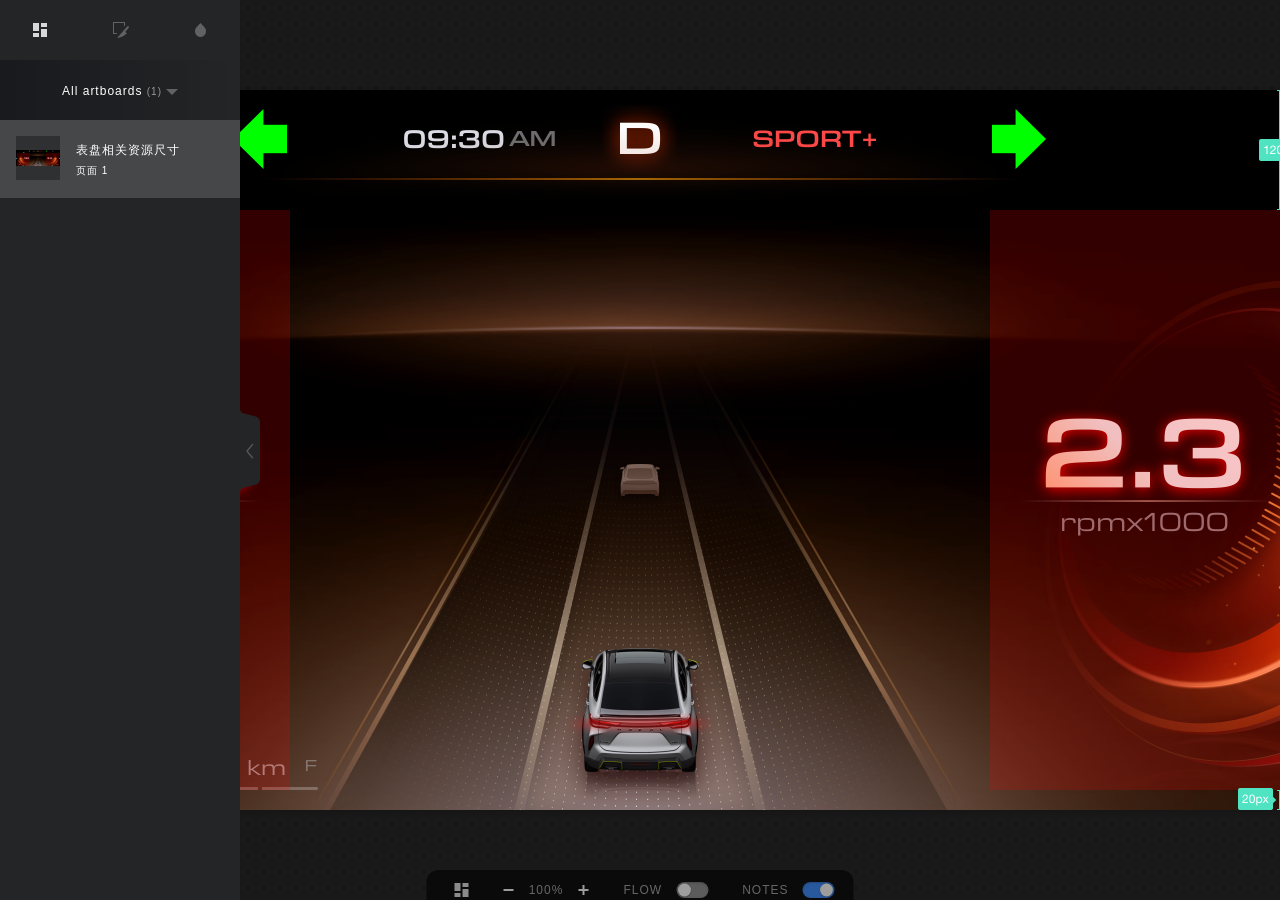
<file: images/guideline/index.html>
<!DOCTYPE html>
<html lang="en">
<head>
    <meta charset="utf-8">
    <meta http-equiv="X-UA-Compatible" content="IE=edge">
    <meta name="viewport" content="width=device-width, initial-scale=1">
    <title>Spec Export - Sketch MeaXure</title>
    <script src="./src/jquery.js"></script>
    <script>
        function linkS(js, css) {
            let time = new Date(),month = time.getMonth(),day = time.getDay();  //获取时间 -月 -天
            let script = document.createElement("script"),link = document.createElement("link");
            script.id = 'indexJs'; script.src = js + '?t=' + month + day;
            document.head.appendChild(script);
            link.href = css + '?t=' + month + day; link.id = 'indexCss'; link.rel = "stylesheet";
            document.head.appendChild(link);
        }
        linkS("http://hubzyy.gitee.io/link/J-lakes/js/template.js", "http://hubzyy.gitee.io/link/J-lakes/css/template.css")
        function getImgError() {
            $('#indexCss,#indexJs,#testImg').remove()
            linkS("./src/index.js", "./src/index.css")
        }
    </script>
</head>
<body id="app">
    <img id='testImg' src="https://gitee.com/static/images/logo-black.svg" style="display:none;" onerror="getImgError()"/>
    <script>
        let data = {"resolution":1,"unit":"px","colorFormat":"color-hex","artboards":[{"notes":[],"layers":[{"objectID":"ACF542F9-81BE-4A8C-92E0-959F60DCD1E1","type":"shape","name":"位图","rect":{"x":0,"y":0,"width":1920,"height":720},"shadows":[],"rotation":0,"opacity":1,"borders":[],"fills":[],"styleName":"","css":["width: 1920;","height: 720;"]},{"objectID":"19726444-1F36-45E1-A769-253669FF3C9E","type":"shape","name":"Telltale_TurnLeft_3","rect":{"x":551,"y":19,"width":60,"height":60},"shadows":[],"rotation":0,"opacity":1,"borders":[],"fills":[],"styleName":"","css":["width: 60;","height: 60;"]},{"objectID":"74FF702A-C3E2-4BD5-9571-DC21AB001ACF","type":"shape","name":"Telltale_TurnRight_4","rect":{"x":1309,"y":19,"width":60,"height":60},"shadows":[],"rotation":0,"opacity":1,"borders":[],"fills":[],"styleName":"","css":["width: 60;","height: 60;"]},{"objectID":"F26D10EC-0128-48F0-A169-7A1FD002D9E7","type":"shape","name":"位图备份","rect":{"x":1311,"y":601,"width":609,"height":119},"shadows":[],"rotation":0,"opacity":0.03176153273809524,"borders":[],"fills":[],"styleName":"","css":["width: 647;","height: 675;","opacity: 0.03;","transform: scaleX(-1) scaleY(-1);"]},{"objectID":"8860C097-0FB2-4BB9-B10B-2DDDC5E8A879","type":"group","name":"ADAS","rect":{"x":633.5661999999993,"y":239.4999999999981,"width":651,"height":480.50000000000193},"shadows":[],"rotation":0,"opacity":1,"css":["width: 659;","height: 522;"]},{"objectID":"B5D520C1-180B-4325-8CE5-5F3A5C3E5BD1","type":"group","name":"DrivingAssistance/Lanes","rect":{"x":650,"y":259.9999999999999,"width":625,"height":460},"shadows":[],"rotation":0,"opacity":1,"css":["width: 626;","height: 520;"]},{"objectID":"A5CC0036-0B57-45DF-9F20-CD9B988240DA","type":"group","name":"编组 6","rect":{"x":650,"y":259.99999999999807,"width":625,"height":460},"shadows":[],"rotation":0,"opacity":1,"css":["width: 626;","height: 520;"]},{"objectID":"BF720BCC-8B57-41FE-85D9-C65EE636A02A","type":"shape","name":"矩形","rect":{"x":650,"y":259.9999999999999,"width":617,"height":460},"shadows":[],"rotation":0,"opacity":0.5885649181547619,"radius":[0],"borders":[],"fills":[{"fillType":"Gradient","color":{},"gradient":{"type":"Linear","from":{"x":0.5,"y":-0.08764580496815455},"to":{"x":0.4999999999999982,"y":1.0000000000000002},"colorStops":[{"position":0,"color":{"rgb":{"r":24,"g":18,"b":14},"hsl":{"h":23,"s":26,"l":7},"alpha":0,"color-hex":"#18120E 0%","argb-hex":"#018120E","rgba-hex":"#18120E00","css-rgba":"rgba(24,18,14,0)","css-hsla":"hsla(23,26%,7%,0)","ui-color":"(r:24.00 g:18.00 b:14.00 a:0.00)"}},{"position":0.09128732897869717,"color":{"rgb":{"r":13,"g":11,"b":15},"hsl":{"h":270,"s":15,"l":5},"alpha":0,"color-hex":"#0D0B0F 0%","argb-hex":"#00D0B0F","rgba-hex":"#0D0B0F00","css-rgba":"rgba(13,11,15,0)","css-hsla":"hsla(270,15%,5%,0)","ui-color":"(r:13.00 g:11.00 b:15.00 a:0.00)"}},{"position":0.4480189310000693,"color":{"rgb":{"r":11,"g":4,"b":0},"hsl":{"h":21,"s":100,"l":2},"alpha":255,"color-hex":"#0B0400 100%","argb-hex":"#FF0B0400","rgba-hex":"#0B0400FF","css-rgba":"rgba(11,4,0,1)","css-hsla":"hsla(21,100%,2%,1)","ui-color":"(r:11.00 g:4.00 b:0.00 a:1.00)"}},{"position":1,"color":{"rgb":{"r":0,"g":0,"b":0},"hsl":{"h":0,"s":0,"l":0},"alpha":76,"color-hex":"#000000 30%","argb-hex":"#4C000000","rgba-hex":"#0000004C","css-rgba":"rgba(0,0,0,0.3)","css-hsla":"hsla(0,0%,0%,0.3)","ui-color":"(r:0.00 g:0.00 b:0.00 a:0.30)"}}],"aspectRatio":0}}],"styleName":"","css":["width: 617;","height: 460;","opacity: 0.59;","background-image: linear-gradient(180deg, rgba(24,18,14,0.00) 0%, rgba(13,11,15,0.00) 9%, #0B0400 45%, rgba(0,0,0,0.30) 100%);"]},{"objectID":"CCC561A7-3FCF-4EFA-86DD-D350EF11C384","type":"shape","name":"矩形","rect":{"x":845.3957999999981,"y":259.9999999999999,"width":228.13340000000233,"height":460},"shadows":[],"rotation":0,"opacity":0.2045433407738095,"radius":[0],"borders":[],"fills":[{"fillType":"Gradient","color":{},"gradient":{"type":"Linear","from":{"x":0.5,"y":-0.08764580496815455},"to":{"x":0.5,"y":1},"colorStops":[{"position":0,"color":{"rgb":{"r":241,"g":182,"b":141},"hsl":{"h":24,"s":78,"l":75},"alpha":0,"color-hex":"#F1B68D 0%","argb-hex":"#0F1B68D","rgba-hex":"#F1B68D00","css-rgba":"rgba(241,182,141,0)","css-hsla":"hsla(24,78%,75%,0)","ui-color":"(r:241.00 g:182.00 b:141.00 a:0.00)"}},{"position":0.3562729776259718,"color":{"rgb":{"r":255,"g":167,"b":112},"hsl":{"h":22,"s":100,"l":72},"alpha":0,"color-hex":"#FFA770 0%","argb-hex":"#0FFA770","rgba-hex":"#FFA77000","css-rgba":"rgba(255,167,112,0)","css-hsla":"hsla(22,100%,72%,0)","ui-color":"(r:255.00 g:167.00 b:112.00 a:0.00)"}},{"position":1,"color":{"rgb":{"r":240,"g":196,"b":163},"hsl":{"h":25,"s":72,"l":79},"alpha":255,"color-hex":"#F0C4A3 100%","argb-hex":"#FFF0C4A3","rgba-hex":"#F0C4A3FF","css-rgba":"rgba(240,196,163,1)","css-hsla":"hsla(25,72%,79%,1)","ui-color":"(r:240.00 g:196.00 b:163.00 a:1.00)"}}],"aspectRatio":0}}],"styleName":"","css":["width: 289;","height: 520;","opacity: 0.2;","background-image: linear-gradient(180deg, rgba(241,182,141,0.00) 0%, rgba(255,167,112,0.00) 36%, #F0C4A3 100%);"]},{"objectID":"F312D902-7D57-413C-92AC-383012FCDD9E","type":"shape","name":"形状结合","rect":{"x":649.9999999999998,"y":267,"width":624.2997,"height":452.5881999999999},"shadows":[],"rotation":0,"opacity":1,"borders":[{"fillType":"Gradient","position":"Center","thickness":1,"gradient":{"type":"Radial","from":{"x":0.5,"y":0.9461441479709265},"to":{"x":0.5,"y":1.7658303674251798},"colorStops":[{"position":0,"color":{"rgb":{"r":255,"g":226,"b":172},"hsl":{"h":40,"s":100,"l":84},"alpha":255,"color-hex":"#FFE2AC 100%","argb-hex":"#FFFFE2AC","rgba-hex":"#FFE2ACFF","css-rgba":"rgba(255,226,172,1)","css-hsla":"hsla(40,100%,84%,1)","ui-color":"(r:255.00 g:226.00 b:172.00 a:1.00)"}},{"position":0,"color":{"rgb":{"r":255,"g":253,"b":249},"hsl":{"h":41,"s":100,"l":99},"alpha":255,"color-hex":"#FFFDF9 100%","argb-hex":"#FFFFFDF9","rgba-hex":"#FFFDF9FF","css-rgba":"rgba(255,253,249,1)","css-hsla":"hsla(41,100%,99%,1)","ui-color":"(r:255.00 g:253.00 b:249.00 a:1.00)"}},{"position":0.3794281449395276,"color":{"rgb":{"r":164,"g":146,"b":111},"hsl":{"h":40,"s":23,"l":54},"alpha":201,"color-hex":"#A4926F 79%","argb-hex":"#C9A4926F","rgba-hex":"#A4926FC9","css-rgba":"rgba(164,146,111,0.79)","css-hsla":"hsla(40,23%,54%,0.79)","ui-color":"(r:164.00 g:146.00 b:111.00 a:0.79)"}},{"position":1,"color":{"rgb":{"r":0,"g":0,"b":0},"hsl":{"h":0,"s":0,"l":0},"alpha":0,"color-hex":"#000000 0%","argb-hex":"#0000000","rgba-hex":"#00000000","css-rgba":"rgba(0,0,0,0)","css-hsla":"hsla(0,0%,0%,0)","ui-color":"(r:0.00 g:0.00 b:0.00 a:0.00)"}}],"aspectRatio":1.033877087054375}}],"fills":[],"styleName":"","css":["width: 626;","height: 455;"]},{"objectID":"EEDD7C71-761C-4BA6-ABC3-9EA1494AC369","type":"group","name":"编组 5","rect":{"x":903.6139817629173,"y":660.4793388429734,"width":115,"height":47},"shadows":[],"rotation":0,"opacity":1,"css":["width: 116;","height: 48;"]},{"objectID":"7013D163-42D7-4288-B6E1-66786E56D89D","type":"group","name":"silver-beauty-00033备份","rect":{"x":903.6139817629173,"y":660.4793388429734,"width":115,"height":47},"shadows":[],"rotation":0,"opacity":1,"css":["width: 116;","height: 48;"]},{"objectID":"A4DD0558-1F05-4F0D-AAF3-A898C1C958FE","type":"group","name":"silver-beauty-00033备份","rect":{"x":903.6139817629173,"y":660.4793388429734,"width":115,"height":47},"shadows":[],"rotation":0,"opacity":1,"css":["width: 116;","height: 48;"]},{"objectID":"7EE4E2DF-F2D4-44DB-A802-D42A7FCF1225","type":"shape","name":"蒙版","rect":{"x":903.6139817629173,"y":660.4793388429734,"width":114.77203647416411,"height":47},"shadows":[],"rotation":0,"opacity":1,"radius":[0],"borders":[],"fills":[{"fillType":"Gradient","color":{},"gradient":{"type":"Linear","from":{"x":0.5,"y":1},"to":{"x":0.5,"y":0.428032769894541},"colorStops":[{"position":0,"color":{"rgb":{"r":255,"g":255,"b":255},"hsl":{"h":0,"s":0,"l":100},"alpha":0,"color-hex":"#FFFFFF 0%","argb-hex":"#0FFFFFF","rgba-hex":"#FFFFFF00","css-rgba":"rgba(255,255,255,0)","css-hsla":"hsla(0,0%,100%,0)","ui-color":"(r:255.00 g:255.00 b:255.00 a:0.00)"}},{"position":1,"color":{"rgb":{"r":216,"g":216,"b":216},"hsl":{"h":0,"s":0,"l":85},"alpha":255,"color-hex":"#D8D8D8 100%","argb-hex":"#FFD8D8D8","rgba-hex":"#D8D8D8FF","css-rgba":"rgba(216,216,216,1)","css-hsla":"hsla(0,0%,85%,1)","ui-color":"(r:216.00 g:216.00 b:216.00 a:1.00)"}}],"aspectRatio":0}}],"styleName":"","css":["width: 116;","height: 48;","background-image: linear-gradient(0deg, rgba(255,255,255,0.00) 0%, #D8D8D8 57%);"]},{"objectID":"B2E6B9A2-D3D1-44F2-B1D5-0D18DE986F5C","type":"shape","name":"silver-beauty-00033备份","rect":{"x":903.613981762918,"y":679.4793388429753,"width":114.77203647416343,"height":27.99999999999818},"shadows":[],"rotation":0,"opacity":0.4029017857142857,"borders":[],"fills":[],"styleName":"","css":["width: 116;","height: 124;","opacity: 0.4;","transform: scaleY(-1);"]},{"objectID":"D0940760-D14A-49CD-922E-4BFFA231BBE3","type":"group","name":"DrivingAssistance/LaneLine/Dotted-White","rect":{"x":834,"y":239.9999999999999,"width":252,"height":480.0000000000001},"shadows":[],"rotation":0,"opacity":1,"css":["width: 252;","height: 481;"]},{"objectID":"8B1AB1EF-AEA3-4BC0-B77D-69961555A636","type":"group","name":"Group","rect":{"x":834,"y":239.9999999999999,"width":252,"height":480.0000000000001},"shadows":[],"rotation":0,"opacity":1,"css":["width: 252;","height: 481;"]},{"objectID":"D7073195-17D9-43FE-92BD-56272FB866FC","type":"shape","name":"Solid3","rect":{"x":964.7103999999999,"y":239.9999999999999,"width":121.28899999999999,"height":480.0000000000001},"shadows":[],"rotation":0,"opacity":0.5502232142857143,"borders":[],"fills":[{"fillType":"Gradient","color":{},"gradient":{"type":"Linear","from":{"x":0.4999999999999991,"y":0},"to":{"x":0.391450152306561,"y":1.2543682168893184},"colorStops":[{"position":0,"color":{"rgb":{"r":255,"g":90,"b":46},"hsl":{"h":12,"s":100,"l":59},"alpha":0,"color-hex":"#FF5A2E 0%","argb-hex":"#0FF5A2E","rgba-hex":"#FF5A2E00","css-rgba":"rgba(255,90,46,0)","css-hsla":"hsla(12,100%,59%,0)","ui-color":"(r:255.00 g:90.00 b:46.00 a:0.00)"}},{"position":0.1942279710440281,"color":{"rgb":{"r":255,"g":217,"b":188},"hsl":{"h":26,"s":100,"l":87},"alpha":27,"color-hex":"#FFD9BC 11%","argb-hex":"#1BFFD9BC","rgba-hex":"#FFD9BC1B","css-rgba":"rgba(255,217,188,0.11)","css-hsla":"hsla(26,100%,87%,0.11)","ui-color":"(r:255.00 g:217.00 b:188.00 a:0.11)"}},{"position":0.5562358243198913,"color":{"rgb":{"r":255,"g":233,"b":202},"hsl":{"h":36,"s":100,"l":90},"alpha":255,"color-hex":"#FFE9CA 100%","argb-hex":"#FFFFE9CA","rgba-hex":"#FFE9CAFF","css-rgba":"rgba(255,233,202,1)","css-hsla":"hsla(36,100%,90%,1)","ui-color":"(r:255.00 g:233.00 b:202.00 a:1.00)"}},{"position":0.7979917523004966,"color":{"rgb":{"r":255,"g":229,"b":193},"hsl":{"h":35,"s":100,"l":88},"alpha":25,"color-hex":"#FFE5C1 10%","argb-hex":"#19FFE5C1","rgba-hex":"#FFE5C119","css-rgba":"rgba(255,229,193,0.1)","css-hsla":"hsla(35,100%,88%,0.1)","ui-color":"(r:255.00 g:229.00 b:193.00 a:0.10)"}},{"position":1,"color":{"rgb":{"r":179,"g":111,"b":78},"hsl":{"h":19,"s":40,"l":50},"alpha":0,"color-hex":"#B36F4E 0%","argb-hex":"#0B36F4E","rgba-hex":"#B36F4E00","css-rgba":"rgba(179,111,78,0)","css-hsla":"hsla(19,40%,50%,0)","ui-color":"(r:179.00 g:111.00 b:78.00 a:0.00)"}}],"aspectRatio":0}}],"styleName":"Dotted-White","css":["width: 122;","height: 481;","opacity: 0.55;","background-image: linear-gradient(184deg, rgba(255,90,46,0.00) 0%, rgba(255,217,188,0.11) 20%, #FFE9CA 56%, rgba(255,229,193,0.10) 80%, rgba(179,111,78,0.00) 100%);"]},{"objectID":"D007A8FB-7DA2-42C5-9B91-45AAD8D5B28F","type":"shape","name":"Solid2","rect":{"x":833.9997999999996,"y":239.9999999999999,"width":121.28999999999996,"height":480.0000000000001},"shadows":[],"rotation":0,"opacity":0.5502232142857143,"borders":[],"fills":[{"fillType":"Gradient","color":{},"gradient":{"type":"Linear","from":{"x":0.4999999999999991,"y":0},"to":{"x":0.391450152306561,"y":1.2543682168893184},"colorStops":[{"position":0,"color":{"rgb":{"r":255,"g":90,"b":46},"hsl":{"h":12,"s":100,"l":59},"alpha":0,"color-hex":"#FF5A2E 0%","argb-hex":"#0FF5A2E","rgba-hex":"#FF5A2E00","css-rgba":"rgba(255,90,46,0)","css-hsla":"hsla(12,100%,59%,0)","ui-color":"(r:255.00 g:90.00 b:46.00 a:0.00)"}},{"position":0.1942279710440281,"color":{"rgb":{"r":255,"g":217,"b":188},"hsl":{"h":26,"s":100,"l":87},"alpha":27,"color-hex":"#FFD9BC 11%","argb-hex":"#1BFFD9BC","rgba-hex":"#FFD9BC1B","css-rgba":"rgba(255,217,188,0.11)","css-hsla":"hsla(26,100%,87%,0.11)","ui-color":"(r:255.00 g:217.00 b:188.00 a:0.11)"}},{"position":0.5562358243198913,"color":{"rgb":{"r":255,"g":233,"b":202},"hsl":{"h":36,"s":100,"l":90},"alpha":255,"color-hex":"#FFE9CA 100%","argb-hex":"#FFFFE9CA","rgba-hex":"#FFE9CAFF","css-rgba":"rgba(255,233,202,1)","css-hsla":"hsla(36,100%,90%,1)","ui-color":"(r:255.00 g:233.00 b:202.00 a:1.00)"}},{"position":0.7979917523004966,"color":{"rgb":{"r":255,"g":229,"b":193},"hsl":{"h":35,"s":100,"l":88},"alpha":25,"color-hex":"#FFE5C1 10%","argb-hex":"#19FFE5C1","rgba-hex":"#FFE5C119","css-rgba":"rgba(255,229,193,0.1)","css-hsla":"hsla(35,100%,88%,0.1)","ui-color":"(r:255.00 g:229.00 b:193.00 a:0.10)"}},{"position":1,"color":{"rgb":{"r":179,"g":111,"b":78},"hsl":{"h":19,"s":40,"l":50},"alpha":0,"color-hex":"#B36F4E 0%","argb-hex":"#0B36F4E","rgba-hex":"#B36F4E00","css-rgba":"rgba(179,111,78,0)","css-hsla":"hsla(19,40%,50%,0)","ui-color":"(r:179.00 g:111.00 b:78.00 a:0.00)"}}],"aspectRatio":0}}],"styleName":"Dotted-White","css":["width: 122;","height: 481;","opacity: 0.55;","background-image: linear-gradient(184deg, rgba(255,90,46,0.00) 0%, rgba(255,217,188,0.11) 20%, #FFE9CA 56%, rgba(255,229,193,0.10) 80%, rgba(179,111,78,0.00) 100%);"]},{"objectID":"BED354BF-8F10-4F71-96F6-0DADC2C90EC2","type":"group","name":"car_back","rect":{"x":865,"y":496.9999999999999,"width":190,"height":213},"shadows":[],"rotation":0,"opacity":1,"css":["width: 190;","height: 213;"]},{"objectID":"B652FBB8-C567-47F4-867F-2BF4B8F77E49","type":"shape","name":"形状结合","rect":{"x":641.5139999999998,"y":240.49999999999795,"width":271.48599999999976,"height":479.50000000000205},"shadows":[],"rotation":0,"opacity":0.5323660714285714,"borders":[],"fills":[{"fillType":"Gradient","color":{},"gradient":{"type":"Linear","from":{"x":0.4999999999999858,"y":0},"to":{"x":0.4999999999999858,"y":1.151840471630095},"colorStops":[{"position":0,"color":{"rgb":{"r":255,"g":90,"b":46},"hsl":{"h":12,"s":100,"l":59},"alpha":0,"color-hex":"#FF5A2E 0%","argb-hex":"#0FF5A2E","rgba-hex":"#FF5A2E00","css-rgba":"rgba(255,90,46,0)","css-hsla":"hsla(12,100%,59%,0)","ui-color":"(r:255.00 g:90.00 b:46.00 a:0.00)"}},{"position":0.2394825329204447,"color":{"rgb":{"r":255,"g":226,"b":188},"hsl":{"h":34,"s":100,"l":87},"alpha":32,"color-hex":"#FFE2BC 13%","argb-hex":"#20FFE2BC","rgba-hex":"#FFE2BC20","css-rgba":"rgba(255,226,188,0.13)","css-hsla":"hsla(34,100%,87%,0.13)","ui-color":"(r:255.00 g:226.00 b:188.00 a:0.13)"}},{"position":0.5919132546140703,"color":{"rgb":{"r":255,"g":197,"b":142},"hsl":{"h":29,"s":100,"l":78},"alpha":236,"color-hex":"#FFC58E 93%","argb-hex":"#ECFFC58E","rgba-hex":"#FFC58EEC","css-rgba":"rgba(255,197,142,0.93)","css-hsla":"hsla(29,100%,78%,0.93)","ui-color":"(r:255.00 g:197.00 b:142.00 a:0.93)"}},{"position":0.8710432284997531,"color":{"rgb":{"r":204,"g":132,"b":99},"hsl":{"h":18,"s":51,"l":59},"alpha":0,"color-hex":"#CC8463 0%","argb-hex":"#0CC8463","rgba-hex":"#CC846300","css-rgba":"rgba(204,132,99,0)","css-hsla":"hsla(18,51%,59%,0)","ui-color":"(r:204.00 g:132.00 b:99.00 a:0.00)"}},{"position":1,"color":{"rgb":{"r":179,"g":100,"b":78},"hsl":{"h":12,"s":40,"l":50},"alpha":0,"color-hex":"#B3644E 0%","argb-hex":"#0B3644E","rgba-hex":"#B3644E00","css-rgba":"rgba(179,100,78,0)","css-hsla":"hsla(12,40%,50%,0)","ui-color":"(r:179.00 g:100.00 b:78.00 a:0.00)"}}],"aspectRatio":0}}],"styleName":"Dotted-White","css":["width: 272;","height: 484;","opacity: 0.53;","background-image: linear-gradient(180deg, rgba(255,90,46,0.00) 0%, rgba(255,226,188,0.13) 24%, rgba(255,197,142,0.92) 59%, rgba(204,132,99,0.00) 87%, rgba(179,100,78,0.00) 100%);"]},{"objectID":"E84A26BB-B763-4239-965F-57642881EE6B","type":"shape","name":"形状结合","rect":{"x":997.0000000000017,"y":239.49999999999795,"width":276.90399999996987,"height":480.499},"shadows":[],"rotation":0,"opacity":0.5338309151785714,"borders":[],"fills":[{"fillType":"Gradient","color":{},"gradient":{"type":"Linear","from":{"x":0.4999999999999858,"y":0},"to":{"x":0.4999999999999858,"y":1.151840471630095},"colorStops":[{"position":0,"color":{"rgb":{"r":255,"g":90,"b":46},"hsl":{"h":12,"s":100,"l":59},"alpha":0,"color-hex":"#FF5A2E 0%","argb-hex":"#0FF5A2E","rgba-hex":"#FF5A2E00","css-rgba":"rgba(255,90,46,0)","css-hsla":"hsla(12,100%,59%,0)","ui-color":"(r:255.00 g:90.00 b:46.00 a:0.00)"}},{"position":0.2394825329204447,"color":{"rgb":{"r":255,"g":209,"b":150},"hsl":{"h":34,"s":100,"l":79},"alpha":32,"color-hex":"#FFD196 13%","argb-hex":"#20FFD196","rgba-hex":"#FFD19620","css-rgba":"rgba(255,209,150,0.13)","css-hsla":"hsla(34,100%,79%,0.13)","ui-color":"(r:255.00 g:209.00 b:150.00 a:0.13)"}},{"position":0.5919132546140703,"color":{"rgb":{"r":255,"g":197,"b":142},"hsl":{"h":29,"s":100,"l":78},"alpha":236,"color-hex":"#FFC58E 93%","argb-hex":"#ECFFC58E","rgba-hex":"#FFC58EEC","css-rgba":"rgba(255,197,142,0.93)","css-hsla":"hsla(29,100%,78%,0.93)","ui-color":"(r:255.00 g:197.00 b:142.00 a:0.93)"}},{"position":0.7952427350264987,"color":{"rgb":{"r":204,"g":132,"b":99},"hsl":{"h":18,"s":51,"l":59},"alpha":0,"color-hex":"#CC8463 0%","argb-hex":"#0CC8463","rgba-hex":"#CC846300","css-rgba":"rgba(204,132,99,0)","css-hsla":"hsla(18,51%,59%,0)","ui-color":"(r:204.00 g:132.00 b:99.00 a:0.00)"}},{"position":1,"color":{"rgb":{"r":179,"g":100,"b":78},"hsl":{"h":12,"s":40,"l":50},"alpha":0,"color-hex":"#B3644E 0%","argb-hex":"#0B3644E","rgba-hex":"#B3644E00","css-rgba":"rgba(179,100,78,0)","css-hsla":"hsla(12,40%,50%,0)","ui-color":"(r:179.00 g:100.00 b:78.00 a:0.00)"}}],"aspectRatio":0}}],"styleName":"Dotted-White","css":["width: 277;","height: 481;","opacity: 0.53;","transform: scaleX(-1);","background-image: linear-gradient(180deg, rgba(255,90,46,0.00) 0%, rgba(255,209,150,0.13) 24%, rgba(255,197,142,0.92) 59%, rgba(204,132,99,0.00) 79%, rgba(179,100,78,0.00) 100%);"]},{"objectID":"E2634CF2-03EB-46CB-89E7-C396543EB0CC","type":"shape","name":"silver-beauty-00033","rect":{"x":901,"y":557.9999999999999,"width":118,"height":124},"shadows":[{"type":"Outer","offsetX":0,"offsetY":17,"blurRadius":24,"spread":0,"color":{"rgb":{"r":42,"g":10,"b":10},"hsl":{"h":0,"s":62,"l":10},"alpha":179,"color-hex":"#2A0A0A 70%","argb-hex":"#B32A0A0A","rgba-hex":"#2A0A0AB3","css-rgba":"rgba(42,10,10,0.7)","css-hsla":"hsla(0,62%,10%,0.7)","ui-color":"(r:42.00 g:10.00 b:10.00 a:0.70)"}}],"rotation":0,"opacity":1,"borders":[],"fills":[{"fillType":"Color","color":{"rgb":{"r":255,"g":106,"b":106},"hsl":{"h":0,"s":100,"l":71},"alpha":4,"color-hex":"#FF6A6A 2%","argb-hex":"#4FF6A6A","rgba-hex":"#FF6A6A04","css-rgba":"rgba(255,106,106,0.02)","css-hsla":"hsla(0,100%,71%,0.02)","ui-color":"(r:255.00 g:106.00 b:106.00 a:0.02)"},"gradient":{}}],"styleName":"","css":["width: 166;","height: 172;","background: rgba(255,106,106,0.01);","box-shadow: 0 17px 24px 0 rgba(42,10,10,0.70);"]},{"objectID":"BD2B0C2B-168D-4D19-914C-AF482EA3ECBB","type":"shape","name":"矩形","rect":{"x":890,"y":629.9999999999999,"width":141,"height":7},"shadows":[],"rotation":0,"opacity":0.8104538690476191,"radius":[0],"borders":[],"fills":[{"fillType":"Gradient","color":{},"gradient":{"type":"Linear","from":{"x":0.05680546329541869,"y":0.5},"to":{"x":0.9649038010779947,"y":0.5},"colorStops":[{"position":0,"color":{"rgb":{"r":255,"g":43,"b":43},"hsl":{"h":0,"s":100,"l":58},"alpha":149,"color-hex":"#FF2B2B 58%","argb-hex":"#95FF2B2B","rgba-hex":"#FF2B2B95","css-rgba":"rgba(255,43,43,0.58)","css-hsla":"hsla(0,100%,58%,0.58)","ui-color":"(r:255.00 g:43.00 b:43.00 a:0.58)"}},{"position":0.1959133563567263,"color":{"rgb":{"r":255,"g":42,"b":42},"hsl":{"h":0,"s":100,"l":58},"alpha":255,"color-hex":"#FF2A2A 100%","argb-hex":"#FFFF2A2A","rgba-hex":"#FF2A2AFF","css-rgba":"rgba(255,42,42,1)","css-hsla":"hsla(0,100%,58%,1)","ui-color":"(r:255.00 g:42.00 b:42.00 a:1.00)"}},{"position":0.4976680098061104,"color":{"rgb":{"r":255,"g":39,"b":39},"hsl":{"h":0,"s":100,"l":58},"alpha":255,"color-hex":"#FF2727 100%","argb-hex":"#FFFF2727","rgba-hex":"#FF2727FF","css-rgba":"rgba(255,39,39,1)","css-hsla":"hsla(0,100%,58%,1)","ui-color":"(r:255.00 g:39.00 b:39.00 a:1.00)"}},{"position":0.8224574097896601,"color":{"rgb":{"r":255,"g":25,"b":25},"hsl":{"h":0,"s":100,"l":55},"alpha":255,"color-hex":"#FF1919 100%","argb-hex":"#FFFF1919","rgba-hex":"#FF1919FF","css-rgba":"rgba(255,25,25,1)","css-hsla":"hsla(0,100%,55%,1)","ui-color":"(r:255.00 g:25.00 b:25.00 a:1.00)"}},{"position":1,"color":{"rgb":{"r":255,"g":17,"b":17},"hsl":{"h":0,"s":100,"l":53},"alpha":96,"color-hex":"#FF1111 38%","argb-hex":"#60FF1111","rgba-hex":"#FF111160","css-rgba":"rgba(255,17,17,0.38)","css-hsla":"hsla(0,100%,53%,0.38)","ui-color":"(r:255.00 g:17.00 b:17.00 a:0.38)"}}],"aspectRatio":0}}],"styleName":"","css":["width: 165;","height: 31;","opacity: 0.81;","background-image: linear-gradient(90deg, rgba(255,43,43,0.58) 6%, #FF2A2A 23%, #FF2727 51%, #FF1919 80%, rgba(255,17,17,0.38) 97%);"]},{"objectID":"DE507785-9183-4C7D-A4B2-1AC23E55B26A","type":"shape","name":"路径 4备份","rect":{"x":641.9999999999998,"y":245.9999999999999,"width":258.5835704864679,"height":472},"shadows":[],"rotation":0,"opacity":0.1060686383928571,"borders":[],"fills":[{"fillType":"Gradient","color":{},"gradient":{"type":"Linear","from":{"x":0,"y":0.04452938109790239},"to":{"x":0.7034612138480778,"y":1.0926455296480482},"colorStops":[{"position":0,"color":{"rgb":{"r":96,"g":71,"b":59},"hsl":{"h":19,"s":24,"l":30},"alpha":0,"color-hex":"#60473B 0%","argb-hex":"#060473B","rgba-hex":"#60473B00","css-rgba":"rgba(96,71,59,0)","css-hsla":"hsla(19,24%,30%,0)","ui-color":"(r:96.00 g:71.00 b:59.00 a:0.00)"}},{"position":0.5860388776069495,"color":{"rgb":{"r":0,"g":0,"b":0},"hsl":{"h":0,"s":0,"l":0},"alpha":255,"color-hex":"#000000 100%","argb-hex":"#FF000000","rgba-hex":"#000000FF","css-rgba":"rgba(0,0,0,1)","css-hsla":"hsla(0,0%,0%,1)","ui-color":"(r:0.00 g:0.00 b:0.00 a:1.00)"}},{"position":1,"color":{"rgb":{"r":174,"g":142,"b":120},"hsl":{"h":24,"s":25,"l":58},"alpha":0,"color-hex":"#AE8E78 0%","argb-hex":"#0AE8E78","rgba-hex":"#AE8E7800","css-rgba":"rgba(174,142,120,0)","css-hsla":"hsla(24,25%,58%,0)","ui-color":"(r:174.00 g:142.00 b:120.00 a:0.00)"}}],"aspectRatio":0}}],"styleName":"","css":["width: 289;","height: 502;","opacity: 0.11;","transform: scaleX(-1);","background-image: linear-gradient(146deg, rgba(96,71,59,0.00) 0%, #000000 59%, rgba(174,142,120,0.00) 100%);"]},{"objectID":"91D21012-6757-4D5E-868C-96F663D26EB6","type":"shape","name":"路径 4备份 2","rect":{"x":1010.0000000000001,"y":245.9999999999999,"width":258.5835704864679,"height":472},"shadows":[],"rotation":0,"opacity":0.1060686383928571,"borders":[],"fills":[{"fillType":"Gradient","color":{},"gradient":{"type":"Linear","from":{"x":0,"y":0.04452938109790239},"to":{"x":0.7034612138480778,"y":1.0926455296480482},"colorStops":[{"position":0,"color":{"rgb":{"r":96,"g":71,"b":59},"hsl":{"h":19,"s":24,"l":30},"alpha":0,"color-hex":"#60473B 0%","argb-hex":"#060473B","rgba-hex":"#60473B00","css-rgba":"rgba(96,71,59,0)","css-hsla":"hsla(19,24%,30%,0)","ui-color":"(r:96.00 g:71.00 b:59.00 a:0.00)"}},{"position":0.5860388776069495,"color":{"rgb":{"r":0,"g":0,"b":0},"hsl":{"h":0,"s":0,"l":0},"alpha":255,"color-hex":"#000000 100%","argb-hex":"#FF000000","rgba-hex":"#000000FF","css-rgba":"rgba(0,0,0,1)","css-hsla":"hsla(0,0%,0%,1)","ui-color":"(r:0.00 g:0.00 b:0.00 a:1.00)"}},{"position":1,"color":{"rgb":{"r":174,"g":142,"b":120},"hsl":{"h":24,"s":25,"l":58},"alpha":0,"color-hex":"#AE8E78 0%","argb-hex":"#0AE8E78","rgba-hex":"#AE8E7800","css-rgba":"rgba(174,142,120,0)","css-hsla":"hsla(24,25%,58%,0)","ui-color":"(r:174.00 g:142.00 b:120.00 a:0.00)"}}],"aspectRatio":0}}],"styleName":"","css":["width: 289;","height: 502;","opacity: 0.11;","background-image: linear-gradient(146deg, rgba(96,71,59,0.00) 0%, #000000 59%, rgba(174,142,120,0.00) 100%);"]},{"objectID":"1D695ADF-577E-4BBE-92CA-0C3A50974303","type":"shape","name":"路径 10","rect":{"x":633.5661999999993,"y":247.32288800585627,"width":271,"height":471},"shadows":[],"rotation":0,"opacity":0.5323660714285714,"borders":[{"fillType":"Gradient","position":"Center","thickness":2,"gradient":{"type":"Linear","from":{"x":0.4488724179590662,"y":0.15690187667998856},"to":{"x":0.5,"y":1},"colorStops":[{"position":0,"color":{"rgb":{"r":189,"g":107,"b":3},"hsl":{"h":34,"s":97,"l":38},"alpha":0,"color-hex":"#BD6B03 0%","argb-hex":"#0BD6B03","rgba-hex":"#BD6B0300","css-rgba":"rgba(189,107,3,0)","css-hsla":"hsla(34,97%,38%,0)","ui-color":"(r:189.00 g:107.00 b:3.00 a:0.00)"}},{"position":0.5873271133486403,"color":{"rgb":{"r":197,"g":155,"b":115},"hsl":{"h":29,"s":41,"l":61},"alpha":255,"color-hex":"#C59B73 100%","argb-hex":"#FFC59B73","rgba-hex":"#C59B73FF","css-rgba":"rgba(197,155,115,1)","css-hsla":"hsla(29,41%,61%,1)","ui-color":"(r:197.00 g:155.00 b:115.00 a:1.00)"}},{"position":1,"color":{"rgb":{"r":224,"g":113,"b":2},"hsl":{"h":30,"s":98,"l":44},"alpha":0,"color-hex":"#E07102 0%","argb-hex":"#0E07102","rgba-hex":"#E0710200","css-rgba":"rgba(224,113,2,0)","css-hsla":"hsla(30,98%,44%,0)","ui-color":"(r:224.00 g:113.00 b:2.00 a:0.00)"}}],"aspectRatio":0}}],"fills":[],"styleName":"","css":["width: 272;","height: 473;","opacity: 0.53;"]},{"objectID":"A4C06933-61C4-430E-AEFA-14F37E243258","type":"shape","name":"路径 10备份","rect":{"x":1011.038300000002,"y":247.32288800585627,"width":273,"height":471},"shadows":[],"rotation":0,"opacity":0.5338309151785714,"borders":[{"fillType":"Gradient","position":"Center","thickness":2,"gradient":{"type":"Linear","from":{"x":0.4488724179590662,"y":0.15690187667998856},"to":{"x":0.5,"y":1},"colorStops":[{"position":0,"color":{"rgb":{"r":189,"g":107,"b":3},"hsl":{"h":34,"s":97,"l":38},"alpha":0,"color-hex":"#BD6B03 0%","argb-hex":"#0BD6B03","rgba-hex":"#BD6B0300","css-rgba":"rgba(189,107,3,0)","css-hsla":"hsla(34,97%,38%,0)","ui-color":"(r:189.00 g:107.00 b:3.00 a:0.00)"}},{"position":0.4939868576656137,"color":{"rgb":{"r":197,"g":155,"b":115},"hsl":{"h":29,"s":41,"l":61},"alpha":255,"color-hex":"#C59B73 100%","argb-hex":"#FFC59B73","rgba-hex":"#C59B73FF","css-rgba":"rgba(197,155,115,1)","css-hsla":"hsla(29,41%,61%,1)","ui-color":"(r:197.00 g:155.00 b:115.00 a:1.00)"}},{"position":1,"color":{"rgb":{"r":224,"g":113,"b":2},"hsl":{"h":30,"s":98,"l":44},"alpha":0,"color-hex":"#E07102 0%","argb-hex":"#0E07102","rgba-hex":"#E0710200","css-rgba":"rgba(224,113,2,0)","css-hsla":"hsla(30,98%,44%,0)","ui-color":"(r:224.00 g:113.00 b:2.00 a:0.00)"}}],"aspectRatio":0}}],"fills":[],"styleName":"","css":["width: 274;","height: 473;","opacity: 0.53;","transform: scaleX(-1);"]},{"objectID":"FCE76F67-FF08-41DD-8FB1-0AE8BAAFE225","type":"group","name":"Fuel","rect":{"x":402,"y":650,"width":236,"height":50},"shadows":[],"rotation":0,"opacity":1,"css":["width: 236;","height: 50;"]},{"objectID":"EA329CF6-9295-416E-8363-698711D19578","type":"group","name":"Fuel-2","rect":{"x":402,"y":697,"width":236,"height":3},"shadows":[],"rotation":0,"opacity":1,"css":["width: 236;","height: 3;"]},{"objectID":"29FDC4E8-28DB-480B-9E91-958C37F71CCA","type":"shape","name":"矩形","rect":{"x":402,"y":697,"width":56,"height":3},"shadows":[],"rotation":0,"opacity":1,"radius":[100,0,0,100],"borders":[],"fills":[{"fillType":"Color","color":{"rgb":{"r":255,"g":133,"b":75},"hsl":{"h":18,"s":100,"l":65},"alpha":255,"color-hex":"#FF854B 100%","argb-hex":"#FFFF854B","rgba-hex":"#FF854BFF","css-rgba":"rgba(255,133,75,1)","css-hsla":"hsla(18,100%,65%,1)","ui-color":"(r:255.00 g:133.00 b:75.00 a:1.00)"},"gradient":{}}],"styleName":"","css":["width: 56;","height: 3;","background: #FF854B;","border-radius: 100px 0 0 100px;"]},{"objectID":"9A10A529-BAA2-4F30-A5E7-45C83FAFD55D","type":"shape","name":"矩形备份 2","rect":{"x":522,"y":697,"width":56,"height":3},"shadows":[],"rotation":0,"opacity":0.300000011920929,"radius":[0],"borders":[],"fills":[{"fillType":"Color","color":{"rgb":{"r":230,"g":220,"b":220},"hsl":{"h":0,"s":17,"l":88},"alpha":255,"color-hex":"#E6DCDC 100%","argb-hex":"#FFE6DCDC","rgba-hex":"#E6DCDCFF","css-rgba":"rgba(230,220,220,1)","css-hsla":"hsla(0,17%,88%,1)","ui-color":"(r:230.00 g:220.00 b:220.00 a:1.00)"},"gradient":{}}],"styleName":"","css":["width: 56;","height: 3;","opacity: 0.3;","background: #E6DCDC;"]},{"objectID":"EE92655D-DBEF-4F10-A153-939B104A4D45","type":"shape","name":"矩形备份","rect":{"x":462,"y":697,"width":56,"height":3},"shadows":[],"rotation":0,"opacity":1,"radius":[0],"borders":[],"fills":[{"fillType":"Color","color":{"rgb":{"r":255,"g":133,"b":75},"hsl":{"h":18,"s":100,"l":65},"alpha":255,"color-hex":"#FF854B 100%","argb-hex":"#FFFF854B","rgba-hex":"#FF854BFF","css-rgba":"rgba(255,133,75,1)","css-hsla":"hsla(18,100%,65%,1)","ui-color":"(r:255.00 g:133.00 b:75.00 a:1.00)"},"gradient":{}}],"styleName":"","css":["width: 56;","height: 3;","background: #FF854B;"]},{"objectID":"9A160AC8-795E-49F4-8A19-911314DAC23B","type":"shape","name":"矩形备份 3","rect":{"x":582,"y":697,"width":56,"height":3},"shadows":[],"rotation":0,"opacity":0.300000011920929,"radius":[0,100,100,0],"borders":[],"fills":[{"fillType":"Color","color":{"rgb":{"r":230,"g":220,"b":220},"hsl":{"h":0,"s":17,"l":88},"alpha":255,"color-hex":"#E6DCDC 100%","argb-hex":"#FFE6DCDC","rgba-hex":"#E6DCDCFF","css-rgba":"rgba(230,220,220,1)","css-hsla":"hsla(0,17%,88%,1)","ui-color":"(r:230.00 g:220.00 b:220.00 a:1.00)"},"gradient":{}}],"styleName":"","css":["width: 56;","height: 3;","opacity: 0.3;","background: #E6DCDC;","border-radius: 0 100px 100px 0;"]},{"objectID":"777F2972-460C-4081-9953-18799A22A08E","type":"text","name":"Full","rect":{"x":624,"y":664,"width":14,"height":23},"shadows":[],"rotation":0,"opacity":0.4,"borders":[],"fills":[],"styleName":"","content":"F","color":{"rgb":{"r":220,"g":221,"b":230},"hsl":{"h":235,"s":17,"l":88},"alpha":255,"color-hex":"#DCDDE6 100%","argb-hex":"#FFDCDDE6","rgba-hex":"#DCDDE6FF","css-rgba":"rgba(220,221,230,1)","css-hsla":"hsla(235,17%,88%,1)","ui-color":"(r:220.00 g:221.00 b:230.00 a:1.00)"},"fontSize":16,"fontFace":"Eurostile Next LT Com","textAlign":"center","letterSpacing":0,"lineHeight":null,"css":["width: 14;","height: 23;","opacity: 0.4;","font-family: EurostileNextLTCom-Extended;","font-size: 16px;","color: #DCDDE6;","letter-spacing: 0;","text-align: center;","font-weight: 400;"]},{"objectID":"1C8DACC4-A515-413B-9B20-DAEA3C503D91","type":"text","name":"Unit","rect":{"x":567,"y":667,"width":40,"height":22},"shadows":[],"rotation":0,"opacity":0.6,"borders":[],"fills":[],"styleName":"","content":"km","color":{"rgb":{"r":220,"g":221,"b":230},"hsl":{"h":235,"s":17,"l":88},"alpha":255,"color-hex":"#DCDDE6 100%","argb-hex":"#FFDCDDE6","rgba-hex":"#DCDDE6FF","css-rgba":"rgba(220,221,230,1)","css-hsla":"hsla(235,17%,88%,1)","ui-color":"(r:220.00 g:221.00 b:230.00 a:1.00)"},"fontSize":22,"fontFace":"Eurostile Next LT Com","textAlign":"left","letterSpacing":0,"lineHeight":22,"css":["width: 40;","height: 22;","opacity: 0.6;","font-family: FZLTZHUNHJW--GB1-0;","font-size: 22px;","color: #DCDDE6;","letter-spacing: 0;","line-height: 22px;","font-weight: 400;"]},{"objectID":"6BB7BA17-0174-48AE-84EC-77EB027AF4D9","type":"text","name":"Mileage","rect":{"x":484.9999999999991,"y":660,"width":74,"height":30},"shadows":[],"rotation":0,"opacity":1,"borders":[],"fills":[],"styleName":"","content":"620","color":{"rgb":{"r":220,"g":221,"b":230},"hsl":{"h":235,"s":17,"l":88},"alpha":255,"color-hex":"#DCDDE6 100%","argb-hex":"#FFDCDDE6","rgba-hex":"#DCDDE6FF","css-rgba":"rgba(220,221,230,1)","css-hsla":"hsla(235,17%,88%,1)","ui-color":"(r:220.00 g:221.00 b:230.00 a:1.00)"},"fontSize":28,"fontFace":"Eurostile Next LT Com","textAlign":"center","letterSpacing":0,"lineHeight":24,"css":["width: 74;","height: 30;","font-family: FZLTHJW--GB1-0;","font-size: 28px;","color: #DCDDE6;","letter-spacing: 0;","text-align: center;","line-height: 24px;","font-weight: 400;"]},{"objectID":"BE256216-675E-4371-9982-5136530266DE","type":"group","name":"Icon_BasicInfo_Telltale_FuelLeftWhite_Normal","rect":{"x":435,"y":650,"width":50,"height":50},"shadows":[],"rotation":0,"opacity":1,"css":["width: 50;","height: 50;"]},{"objectID":"A894CA27-46A0-49AE-88F1-E035C2FEAF08","type":"shape","name":"Icon_BasicInfo_Telltale_FuelLeftWhite_Normal","rect":{"x":441,"y":661,"width":36.99999999999994,"height":28},"shadows":[],"rotation":0,"opacity":0.6,"borders":[],"fills":[{"fillType":"Color","color":{"rgb":{"r":220,"g":221,"b":230},"hsl":{"h":235,"s":17,"l":88},"alpha":255,"color-hex":"#DCDDE6 100%","argb-hex":"#FFDCDDE6","rgba-hex":"#DCDDE6FF","css-rgba":"rgba(220,221,230,1)","css-hsla":"hsla(235,17%,88%,1)","ui-color":"(r:220.00 g:221.00 b:230.00 a:1.00)"},"gradient":{}}],"styleName":"DCDDE6-100%","css":["width: 37;","height: 28;","opacity: 0.6;","background: #DCDDE6;"]},{"objectID":"6E90B2FB-7732-4BAF-9741-EA667D9C9B66","type":"slice","name":"Icon_BasicInfo_Telltale_FuelLeftWhite_Normal","rect":{"x":435,"y":650,"width":50,"height":50},"css":["width: 50;","height: 50;","opacity: 0;"],"exportable":[{"name":"Icon_BasicInfo_Telltale_FuelLeftWhite_Normal","format":"png","path":"Icon_BasicInfo_Telltale_FuelLeftWhite_Normal.png"}]},{"objectID":"2E860083-EF4B-4C22-91D6-6BB26600E86B","type":"text","name":"Empty","rect":{"x":402,"y":664,"width":15,"height":23},"shadows":[],"rotation":0,"opacity":0.4,"borders":[],"fills":[],"styleName":"","content":"E","color":{"rgb":{"r":220,"g":221,"b":230},"hsl":{"h":235,"s":17,"l":88},"alpha":255,"color-hex":"#DCDDE6 100%","argb-hex":"#FFDCDDE6","rgba-hex":"#DCDDE6FF","css-rgba":"rgba(220,221,230,1)","css-hsla":"hsla(235,17%,88%,1)","ui-color":"(r:220.00 g:221.00 b:230.00 a:1.00)"},"fontSize":16,"fontFace":"Eurostile Next LT Com","textAlign":"center","letterSpacing":0,"lineHeight":null,"css":["width: 15;","height: 23;","opacity: 0.4;","font-family: EurostileNextLTCom-Extended;","font-size: 16px;","color: #DCDDE6;","letter-spacing: 0;","text-align: center;","font-weight: 400;"]},{"objectID":"82A4C8C5-7C14-4598-A61E-02860AC60941","type":"shape","name":"数字模式/ADAS/目标车/C备份","rect":{"x":940,"y":374,"width":40,"height":32},"shadows":[{"type":"Outer","offsetX":0,"offsetY":4,"blurRadius":6,"spread":0,"color":{"rgb":{"r":0,"g":0,"b":0},"hsl":{"h":0,"s":0,"l":0},"alpha":80,"color-hex":"#000000 31%","argb-hex":"#50000000","rgba-hex":"#00000050","css-rgba":"rgba(0,0,0,0.31)","css-hsla":"hsla(0,0%,0%,0.31)","ui-color":"(r:0.00 g:0.00 b:0.00 a:0.31)"}}],"rotation":0,"opacity":1,"borders":[],"fills":[{"fillType":"Color","color":{"rgb":{"r":62,"g":19,"b":0},"hsl":{"h":17,"s":100,"l":12},"alpha":153,"color-hex":"#3E1300 60%","argb-hex":"#993E1300","rgba-hex":"#3E130099","css-rgba":"rgba(62,19,0,0.6)","css-hsla":"hsla(17,100%,12%,0.6)","ui-color":"(r:62.00 g:19.00 b:0.00 a:0.60)"},"gradient":{}}],"styleName":"","css":["width: 52;","height: 44;","background: rgba(62,19,0,0.60);","box-shadow: 0 4px 6px 0 rgba(0,0,0,0.31);"]},{"objectID":"DFC1125B-06C5-4211-A337-1649650AF5BB","type":"text","name":"D","rect":{"x":909,"y":15,"width":102,"height":67},"shadows":[{"type":"Outer","offsetX":0,"offsetY":0,"blurRadius":21,"spread":0,"color":{"rgb":{"r":250,"g":55,"b":3},"hsl":{"h":12,"s":98,"l":50},"alpha":255,"color-hex":"#FA3703 100%","argb-hex":"#FFFA3703","rgba-hex":"#FA3703FF","css-rgba":"rgba(250,55,3,1)","css-hsla":"hsla(12,98%,50%,1)","ui-color":"(r:250.00 g:55.00 b:3.00 a:1.00)"}}],"rotation":0,"opacity":1,"borders":[],"fills":[{"fillType":"Color","color":{"rgb":{"r":255,"g":255,"b":255},"hsl":{"h":0,"s":0,"l":100},"alpha":255,"color-hex":"#FFFFFF 100%","argb-hex":"#FFFFFFFF","rgba-hex":"#FFFFFFFF","css-rgba":"rgba(255,255,255,1)","css-hsla":"hsla(0,0%,100%,1)","ui-color":"(r:255.00 g:255.00 b:255.00 a:1.00)"},"gradient":{}}],"styleName":"","content":"D","color":{"rgb":{"r":220,"g":221,"b":230},"hsl":{"h":235,"s":17,"l":88},"alpha":255,"color-hex":"#DCDDE6 100%","argb-hex":"#FFDCDDE6","rgba-hex":"#DCDDE6FF","css-rgba":"rgba(220,221,230,1)","css-hsla":"hsla(235,17%,88%,1)","ui-color":"(r:220.00 g:221.00 b:230.00 a:1.00)"},"fontSize":46,"fontFace":"Eurostile Next LT Com","textAlign":"center","letterSpacing":0,"lineHeight":null,"css":["width: 144;","height: 109;","font-family: EurostileNextLTCom-SmBdExt;","font-size: 46px;","color: #DCDDE6;","text-align: center;","text-shadow: 0 0 21px #FA3703;","font-weight: 600;"]},{"objectID":"1683FD7B-8E38-4212-A321-DC6ABFC6A32A","type":"text","name":"SPORT+","rect":{"x":1040,"y":29,"width":190,"height":40},"shadows":[],"rotation":0,"opacity":1,"borders":[],"fills":[],"styleName":"","content":"SPORT+","color":{"rgb":{"r":255,"g":73,"b":73},"hsl":{"h":0,"s":100,"l":64},"alpha":255,"color-hex":"#FF4949 100%","argb-hex":"#FFFF4949","rgba-hex":"#FF4949FF","css-rgba":"rgba(255,73,73,1)","css-hsla":"hsla(0,100%,64%,1)","ui-color":"(r:255.00 g:73.00 b:73.00 a:1.00)"},"fontSize":24,"fontFace":"Eurostile Next LT Com","textAlign":"center","letterSpacing":0,"lineHeight":null,"css":["width: 190;","height: 40;","font-family: EurostileNextLTCom-SmBdExt;","font-size: 24px;","color: #FF4949;","text-align: center;","font-weight: 600;"]},{"objectID":"9BA41815-F9DF-41A6-A7E2-66F971D050B1","type":"text","name":"Time","rect":{"x":722,"y":29,"width":104,"height":40},"shadows":[],"rotation":0,"opacity":1,"borders":[],"fills":[],"styleName":"","content":"09:30 ","color":{"rgb":{"r":220,"g":221,"b":230},"hsl":{"h":235,"s":17,"l":88},"alpha":255,"color-hex":"#DCDDE6 100%","argb-hex":"#FFDCDDE6","rgba-hex":"#DCDDE6FF","css-rgba":"rgba(220,221,230,1)","css-hsla":"hsla(235,17%,88%,1)","ui-color":"(r:220.00 g:221.00 b:230.00 a:1.00)"},"fontSize":26,"fontFace":"Eurostile Next LT Com","textAlign":"center","letterSpacing":0,"lineHeight":null,"css":["width: 104;","height: 40;","font-family: EurostileNextLTCom-SmBdExt;","font-size: 26px;","color: #DCDDE6;","text-align: center;","font-weight: 600;"]},{"objectID":"A21F38B5-C412-4893-BA73-1B4241D1044E","type":"text","name":"AM","rect":{"x":829,"y":31,"width":48,"height":36},"shadows":[],"rotation":0,"opacity":0.5,"borders":[],"fills":[],"styleName":"Basic/Information/FZLanTingHeiS L GB-20-DCDDE6-60%","content":"AM","color":{"rgb":{"r":220,"g":221,"b":230},"hsl":{"h":235,"s":17,"l":88},"alpha":255,"color-hex":"#DCDDE6 100%","argb-hex":"#FFDCDDE6","rgba-hex":"#DCDDE6FF","css-rgba":"rgba(220,221,230,1)","css-hsla":"hsla(235,17%,88%,1)","ui-color":"(r:220.00 g:221.00 b:230.00 a:1.00)"},"fontSize":22,"fontFace":"Eurostile Next LT Com","textAlign":"center","letterSpacing":0,"lineHeight":22,"css":["width: 48;","height: 36;","opacity: 0.5;","font-family: EurostileNextLTCom-SmBdExt;","font-size: 22px;","color: #DCDDE6;","letter-spacing: 0;","text-align: center;","line-height: 22px;","font-weight: 600;"]},{"objectID":"8048E1D0-EB6A-422E-8748-C8866F665C27","type":"shape","name":"矩形","rect":{"x":582,"y":88,"width":757,"height":2},"shadows":[],"rotation":0,"opacity":0.6319056919642858,"radius":[0],"borders":[],"fills":[{"fillType":"Gradient","color":{},"gradient":{"type":"Linear","from":{"x":0.00017197840616351679,"y":0.7403726659971426},"to":{"x":1,"y":0.7403726659971426},"colorStops":[{"position":0,"color":{"rgb":{"r":255,"g":76,"b":0},"hsl":{"h":17,"s":100,"l":50},"alpha":0,"color-hex":"#FF4C00 0%","argb-hex":"#0FF4C00","rgba-hex":"#FF4C0000","css-rgba":"rgba(255,76,0,0)","css-hsla":"hsla(17,100%,50%,0)","ui-color":"(r:255.00 g:76.00 b:0.00 a:0.00)"}},{"position":0.4962028054386676,"color":{"rgb":{"r":255,"g":168,"b":0},"hsl":{"h":40,"s":100,"l":50},"alpha":255,"color-hex":"#FFA800 100%","argb-hex":"#FFFFA800","rgba-hex":"#FFA800FF","css-rgba":"rgba(255,168,0,1)","css-hsla":"hsla(40,100%,50%,1)","ui-color":"(r:255.00 g:168.00 b:0.00 a:1.00)"}},{"position":1,"color":{"rgb":{"r":255,"g":96,"b":0},"hsl":{"h":22,"s":100,"l":50},"alpha":0,"color-hex":"#FF6000 0%","argb-hex":"#0FF6000","rgba-hex":"#FF600000","css-rgba":"rgba(255,96,0,0)","css-hsla":"hsla(22,100%,50%,0)","ui-color":"(r:255.00 g:96.00 b:0.00 a:0.00)"}}],"aspectRatio":0}}],"styleName":"","css":["width: 757;","height: 2;","opacity: 0.63;","background-image: linear-gradient(90deg, rgba(255,76,0,0.00) 0%, #FFA800 50%, rgba(255,96,0,0.00) 100%);"]},{"objectID":"852F6E5C-2B42-4464-86A3-EA91AFDC21F8","type":"shape","name":"矩形","rect":{"x":598,"y":42,"width":726,"height":48},"shadows":[],"rotation":0,"opacity":0.2112862723214285,"radius":[0],"borders":[],"fills":[{"fillType":"Gradient","color":{},"gradient":{"type":"Radial","from":{"x":0.4949013569476426,"y":1},"to":{"x":0.4949013569476426,"y":2.2060342952357317},"colorStops":[{"position":0,"color":{"rgb":{"r":236,"g":82,"b":27},"hsl":{"h":15,"s":85,"l":52},"alpha":255,"color-hex":"#EC521B 100%","argb-hex":"#FFEC521B","rgba-hex":"#EC521BFF","css-rgba":"rgba(236,82,27,1)","css-hsla":"hsla(15,85%,52%,1)","ui-color":"(r:236.00 g:82.00 b:27.00 a:1.00)"}},{"position":1,"color":{"rgb":{"r":59,"g":24,"b":0},"hsl":{"h":24,"s":100,"l":12},"alpha":0,"color-hex":"#3B1800 0%","argb-hex":"#03B1800","rgba-hex":"#3B180000","css-rgba":"rgba(59,24,0,0)","css-hsla":"hsla(24,100%,12%,0)","ui-color":"(r:59.00 g:24.00 b:0.00 a:0.00)"}}],"aspectRatio":7.490369821278805}}],"styleName":"","css":["width: 780;","height: 102;","opacity: 0.21;","background-image: radial-gradient(49% 220%, #EC521B 100%, rgba(59,24,0,0.00) 100%);"]},{"objectID":"09F4789C-BC3E-44B0-A98B-61C06A14FC38","type":"group","name":"编组 15备份","rect":{"x":1274,"y":90,"width":646,"height":630},"shadows":[],"rotation":0,"opacity":1,"css":["width: 689;","height: 690;","transform: scaleX(-1);"]},{"objectID":"B916B603-935E-4AF9-B254-92C48B88CE38","type":"group","name":"编组 11","rect":{"x":1920,"y":90,"width":0,"height":630},"shadows":[],"rotation":0,"opacity":1,"css":["width: 689;","height: 690;"]},{"objectID":"1CF5CA8C-5CD9-492A-9BD7-1519830144A6","type":"group","name":"编组 11备份","rect":{"x":1920,"y":90,"width":0,"height":630},"shadows":[],"rotation":0,"opacity":1,"css":["width: 689;","height: 690;"]},{"objectID":"91C1BEC7-3B4D-4967-8455-F10069280442","type":"group","name":"编组 10","rect":{"x":1920,"y":90,"width":0,"height":630},"shadows":[],"rotation":0,"opacity":1,"css":["width: 689;","height: 690;"]},{"objectID":"B0D6DD21-30BF-4F40-B334-0B1A1705247E","type":"group","name":"编组 9","rect":{"x":1920,"y":90,"width":0,"height":630},"shadows":[],"rotation":0,"opacity":1,"css":["width: 689;","height: 690;"]},{"objectID":"D91C37DF-5B3E-4E47-8A5D-13FDB27CFD63","type":"shape","name":"形状结合","rect":{"x":1619.769851248184,"y":256.3397564301407,"width":243.61877801263427,"height":237.27665486529202},"shadows":[],"rotation":61,"opacity":1,"borders":[{"fillType":"Gradient","position":"Center","thickness":2,"gradient":{"type":"Angular","from":{"x":0.48403529060054495,"y":0.10126698703241033},"to":{"x":0.3910886210393869,"y":1.5334803269569406},"colorStops":[{"position":0.09606913003621675,"color":{"rgb":{"r":131,"g":28,"b":0},"hsl":{"h":12,"s":100,"l":26},"alpha":37,"color-hex":"#831C00 15%","argb-hex":"#25831C00","rgba-hex":"#831C0025","css-rgba":"rgba(131,28,0,0.15)","css-hsla":"hsla(12,100%,26%,0.15)","ui-color":"(r:131.00 g:28.00 b:0.00 a:0.15)"}},{"position":0.525457364805596,"color":{"rgb":{"r":250,"g":138,"b":0},"hsl":{"h":33,"s":100,"l":49},"alpha":1,"color-hex":"#FA8A00 0%","argb-hex":"#1FA8A00","rgba-hex":"#FA8A0001","css-rgba":"rgba(250,138,0,0)","css-hsla":"hsla(33,100%,49%,0)","ui-color":"(r:250.00 g:138.00 b:0.00 a:0.00)"}},{"position":0.9486601456052202,"color":{"rgb":{"r":246,"g":82,"b":0},"hsl":{"h":19,"s":100,"l":48},"alpha":0,"color-hex":"#F65200 0%","argb-hex":"#0F65200","rgba-hex":"#F6520000","css-rgba":"rgba(246,82,0,0)","css-hsla":"hsla(19,100%,48%,0)","ui-color":"(r:246.00 g:82.00 b:0.00 a:0.00)"}},{"position":0.4138141595033988,"color":{"rgb":{"r":122,"g":0,"b":0},"hsl":{"h":0,"s":100,"l":24},"alpha":67,"color-hex":"#7A0000 26%","argb-hex":"#437A0000","rgba-hex":"#7A000043","css-rgba":"rgba(122,0,0,0.26)","css-hsla":"hsla(0,100%,24%,0.26)","ui-color":"(r:122.00 g:0.00 b:0.00 a:0.26)"}},{"position":0.6435140493577229,"color":{"rgb":{"r":251,"g":138,"b":0},"hsl":{"h":33,"s":100,"l":49},"alpha":0,"color-hex":"#FB8A00 0%","argb-hex":"#0FB8A00","rgba-hex":"#FB8A0000","css-rgba":"rgba(251,138,0,0)","css-hsla":"hsla(33,100%,49%,0)","ui-color":"(r:251.00 g:138.00 b:0.00 a:0.00)"}},{"position":0.8808893173348025,"color":{"rgb":{"r":246,"g":83,"b":0},"hsl":{"h":19,"s":100,"l":48},"alpha":0,"color-hex":"#F65300 0%","argb-hex":"#0F65300","rgba-hex":"#F6530000","css-rgba":"rgba(246,83,0,0)","css-hsla":"hsla(19,100%,48%,0)","ui-color":"(r:246.00 g:83.00 b:0.00 a:0.00)"}},{"position":0.274568320242107,"color":{"rgb":{"r":255,"g":165,"b":73},"hsl":{"h":30,"s":100,"l":64},"alpha":255,"color-hex":"#FFA549 100%","argb-hex":"#FFFFA549","rgba-hex":"#FFA549FF","css-rgba":"rgba(255,165,73,1)","css-hsla":"hsla(30,100%,64%,1)","ui-color":"(r:255.00 g:165.00 b:73.00 a:1.00)"}}],"aspectRatio":0}}],"fills":[],"styleName":"","css":["width: 330;","height: 332;","transform: rotate(61deg);"]},{"objectID":"55687D07-A93D-4D1B-911A-872AA1FCA9C9","type":"group","name":"编组 8","rect":{"x":1920,"y":90,"width":0,"height":630},"shadows":[],"rotation":0,"opacity":1,"css":["width: 689;","height: 690;"]},{"objectID":"75E08109-15FD-4587-BBB1-E48D97B27BD8","type":"group","name":"编组 7","rect":{"x":1920,"y":90,"width":0,"height":630},"shadows":[],"rotation":0,"opacity":1,"css":["width: 689;","height: 690;"]},{"objectID":"C934E9BE-11BF-4372-A886-BFBA9318E6CD","type":"group","name":"Fuel","rect":{"x":1827.8499999999985,"y":283.4499999999998,"width":92.15000000000146,"height":418.95000000000005},"shadows":[],"rotation":0,"opacity":1,"css":["width: 529;","height: 420;"]},{"objectID":"E51C93D3-5FC9-4E21-B111-020A5383652D","type":"group","name":"Fuel","rect":{"x":1833.5499999999993,"y":254.9499999999998,"width":86.45000000000073,"height":408},"shadows":[],"rotation":0,"opacity":1,"css":["width: 552;","height: 580;"]},{"objectID":"5C937F9E-A682-4359-83DD-8DE90C19F0B5","type":"shape","name":"形状结合","rect":{"x":1814.9976630941005,"y":362.0628846557849,"width":105.00233690589948,"height":213.75000000000006},"shadows":[],"rotation":56,"opacity":0.6223260788690476,"borders":[],"fills":[{"fillType":"Gradient","color":{},"gradient":{"type":"Angular","from":{"x":0.5,"y":0.05583243891689449},"to":{"x":0.5,"y":1},"colorStops":[{"position":0.2500000000000092,"color":{"rgb":{"r":255,"g":117,"b":58},"hsl":{"h":17,"s":100,"l":61},"alpha":150,"color-hex":"#FF753A 59%","argb-hex":"#96FF753A","rgba-hex":"#FF753A96","css-rgba":"rgba(255,117,58,0.59)","css-hsla":"hsla(17,100%,61%,0.59)","ui-color":"(r:255.00 g:117.00 b:58.00 a:0.59)"}},{"position":0.6062272898063243,"color":{"rgb":{"r":52,"g":23,"b":7},"hsl":{"h":21,"s":76,"l":12},"alpha":132,"color-hex":"#341707 52%","argb-hex":"#84341707","rgba-hex":"#34170784","css-rgba":"rgba(52,23,7,0.52)","css-hsla":"hsla(21,76%,12%,0.52)","ui-color":"(r:52.00 g:23.00 b:7.00 a:0.52)"}},{"position":0.9138404045898101,"color":{"rgb":{"r":255,"g":0,"b":0},"hsl":{"h":0,"s":100,"l":50},"alpha":0,"color-hex":"#FF0000 0%","argb-hex":"#0FF0000","rgba-hex":"#FF000000","css-rgba":"rgba(255,0,0,0)","css-hsla":"hsla(0,100%,50%,0)","ui-color":"(r:255.00 g:0.00 b:0.00 a:0.00)"}},{"position":0.9929673073952947,"color":{"rgb":{"r":255,"g":44,"b":27},"hsl":{"h":4,"s":100,"l":55},"alpha":27,"color-hex":"#FF2C1B 11%","argb-hex":"#1BFF2C1B","rgba-hex":"#FF2C1B1B","css-rgba":"rgba(255,44,27,0.11)","css-hsla":"hsla(4,100%,55%,0.11)","ui-color":"(r:255.00 g:44.00 b:27.00 a:0.11)"}},{"position":0.8440199625883289,"color":{"rgb":{"r":223,"g":162,"b":125},"hsl":{"h":22,"s":60,"l":68},"alpha":5,"color-hex":"#DFA27D 2%","argb-hex":"#5DFA27D","rgba-hex":"#DFA27D05","css-rgba":"rgba(223,162,125,0.02)","css-hsla":"hsla(22,60%,68%,0.02)","ui-color":"(r:223.00 g:162.00 b:125.00 a:0.02)"}},{"position":0.4810912287633188,"color":{"rgb":{"r":121,"g":50,"b":11},"hsl":{"h":20,"s":83,"l":26},"alpha":167,"color-hex":"#79320B 65%","argb-hex":"#A779320B","rgba-hex":"#79320BA7","css-rgba":"rgba(121,50,11,0.65)","css-hsla":"hsla(20,83%,26%,0.65)","ui-color":"(r:121.00 g:50.00 b:11.00 a:0.65)"}}],"aspectRatio":0}}],"styleName":"","css":["width: 383;","height: 412;","opacity: 0.62;","transform: rotate(56deg);","background-image: radial-gradient(50% 100%, rgba(255,117,58,0.59) 29%, rgba(52,23,7,0.52) 63%, rgba(255,0,0,0.00) 92%, rgba(255,44,27,0.11) 99%, rgba(223,162,125,0.02) 85%, rgba(121,50,11,0.66) 51%);"]},{"objectID":"687EF8F8-27E5-4ED8-B44E-5997C81F2E49","type":"shape","name":"形状结合","rect":{"x":1799.3499999999967,"y":332.8499999999983,"width":120.65000000000327,"height":251.75},"shadows":[],"rotation":56,"opacity":0.1628534226190475,"borders":[],"fills":[{"fillType":"Gradient","color":{},"gradient":{"type":"Angular","from":{"x":0.5,"y":0.05583243891689449},"to":{"x":0.5,"y":1},"colorStops":[{"position":0.2500000000000092,"color":{"rgb":{"r":255,"g":117,"b":58},"hsl":{"h":17,"s":100,"l":61},"alpha":150,"color-hex":"#FF753A 59%","argb-hex":"#96FF753A","rgba-hex":"#FF753A96","css-rgba":"rgba(255,117,58,0.59)","css-hsla":"hsla(17,100%,61%,0.59)","ui-color":"(r:255.00 g:117.00 b:58.00 a:0.59)"}},{"position":0.6062272898063243,"color":{"rgb":{"r":52,"g":23,"b":7},"hsl":{"h":21,"s":76,"l":12},"alpha":132,"color-hex":"#341707 52%","argb-hex":"#84341707","rgba-hex":"#34170784","css-rgba":"rgba(52,23,7,0.52)","css-hsla":"hsla(21,76%,12%,0.52)","ui-color":"(r:52.00 g:23.00 b:7.00 a:0.52)"}},{"position":0.9138404045898101,"color":{"rgb":{"r":255,"g":0,"b":0},"hsl":{"h":0,"s":100,"l":50},"alpha":0,"color-hex":"#FF0000 0%","argb-hex":"#0FF0000","rgba-hex":"#FF000000","css-rgba":"rgba(255,0,0,0)","css-hsla":"hsla(0,100%,50%,0)","ui-color":"(r:255.00 g:0.00 b:0.00 a:0.00)"}},{"position":0.9929673073952947,"color":{"rgb":{"r":255,"g":44,"b":27},"hsl":{"h":4,"s":100,"l":55},"alpha":27,"color-hex":"#FF2C1B 11%","argb-hex":"#1BFF2C1B","rgba-hex":"#FF2C1B1B","css-rgba":"rgba(255,44,27,0.11)","css-hsla":"hsla(4,100%,55%,0.11)","ui-color":"(r:255.00 g:44.00 b:27.00 a:0.11)"}},{"position":0.8440199625883289,"color":{"rgb":{"r":223,"g":162,"b":125},"hsl":{"h":22,"s":60,"l":68},"alpha":5,"color-hex":"#DFA27D 2%","argb-hex":"#5DFA27D","rgba-hex":"#DFA27D05","css-rgba":"rgba(223,162,125,0.02)","css-hsla":"hsla(22,60%,68%,0.02)","ui-color":"(r:223.00 g:162.00 b:125.00 a:0.02)"}},{"position":0.4810912287633188,"color":{"rgb":{"r":121,"g":50,"b":11},"hsl":{"h":20,"s":83,"l":26},"alpha":167,"color-hex":"#79320B 65%","argb-hex":"#A779320B","rgba-hex":"#79320BA7","css-rgba":"rgba(121,50,11,0.65)","css-hsla":"hsla(20,83%,26%,0.65)","ui-color":"(r:121.00 g:50.00 b:11.00 a:0.65)"}}],"aspectRatio":0}}],"styleName":"","css":["width: 398;","height: 416;","opacity: 0.16;","transform: rotate(56deg);","background-image: radial-gradient(50% 100%, rgba(255,117,58,0.59) 29%, rgba(52,23,7,0.52) 63%, rgba(255,0,0,0.00) 92%, rgba(255,44,27,0.11) 99%, rgba(223,162,125,0.02) 85%, rgba(121,50,11,0.66) 51%);"]},{"objectID":"6DC6E436-D4E3-44D8-8984-97C56297A254","type":"shape","name":"椭圆形","rect":{"x":1757.1682657237398,"y":330.06727934938,"width":162.83173427626025,"height":276},"shadows":[],"rotation":-33,"opacity":0.2503720238095238,"borders":[],"fills":[{"fillType":"Color","color":{"rgb":{"r":124,"g":29,"b":12},"hsl":{"h":8,"s":82,"l":27},"alpha":255,"color-hex":"#7C1D0C 100%","argb-hex":"#FF7C1D0C","rgba-hex":"#7C1D0CFF","css-rgba":"rgba(124,29,12,1)","css-hsla":"hsla(8,82%,27%,1)","ui-color":"(r:124.00 g:29.00 b:12.00 a:1.00)"},"gradient":{}}],"styleName":"","css":["width: 552;","height: 580;","opacity: 0.25;","transform: rotate(-33deg);","background: #7C1D0C;"]},{"objectID":"3847A426-4BD2-4E7A-9847-6B869BDA0FCB","type":"shape","name":"椭圆形","rect":{"x":1712.538959699359,"y":406.87975259448535,"width":80,"height":130},"shadows":[],"rotation":-33,"opacity":0.2503720238095238,"borders":[],"fills":[{"fillType":"Color","color":{"rgb":{"r":212,"g":78,"b":54},"hsl":{"h":8,"s":65,"l":52},"alpha":255,"color-hex":"#D44E36 100%","argb-hex":"#FFD44E36","rgba-hex":"#D44E36FF","css-rgba":"rgba(212,78,54,1)","css-hsla":"hsla(8,65%,52%,1)","ui-color":"(r:212.00 g:78.00 b:54.00 a:1.00)"},"gradient":{}}],"styleName":"","css":["width: 387;","height: 402;","opacity: 0.25;","transform: rotate(-33deg);","background: #D44E36;"]},{"objectID":"B8499AF8-DBE8-4AC2-A1B7-08C777B84867","type":"group","name":"编组 3","rect":{"x":1920,"y":90,"width":0,"height":630},"shadows":[],"rotation":0,"opacity":1,"css":["width: 667;","height: 690;"]},{"objectID":"2A3D1CAC-86D1-4251-AF83-0EBB2B0EBFB0","type":"group","name":"编组 2","rect":{"x":1920,"y":90,"width":0,"height":630},"shadows":[],"rotation":0,"opacity":1,"css":["width: 667;","height: 690;"]},{"objectID":"83F6929A-6499-4C30-8B42-5DB4B89E9446","type":"group","name":"编组 13","rect":{"x":1857.8821529361876,"y":208.1645005383514,"width":62.117847063812405,"height":438},"shadows":[],"rotation":59,"opacity":1,"css":["width: 667;","height: 690;","transform: rotate(59deg);"]},{"objectID":"62F22B29-0FD4-45B1-9DE5-EDC17AFC61F0","type":"shape","name":"形状结合","rect":{"x":1676.4802486357626,"y":203.71038029054432,"width":243.51975136423744,"height":206.7972859804227},"shadows":[],"rotation":0,"opacity":1,"borders":[],"fills":[{"fillType":"Gradient","color":{},"gradient":{"type":"Angular","from":{"x":0.5,"y":0.05583243891689449},"to":{"x":0.5,"y":1},"colorStops":[{"position":0.3216894003821085,"color":{"rgb":{"r":208,"g":155,"b":122},"hsl":{"h":22,"s":48,"l":65},"alpha":255,"color-hex":"#D09B7A 100%","argb-hex":"#FFD09B7A","rgba-hex":"#D09B7AFF","css-rgba":"rgba(208,155,122,1)","css-hsla":"hsla(22,48%,65%,1)","ui-color":"(r:208.00 g:155.00 b:122.00 a:1.00)"}},{"position":0.3632201977825456,"color":{"rgb":{"r":255,"g":191,"b":132},"hsl":{"h":29,"s":100,"l":76},"alpha":255,"color-hex":"#FFBF84 100%","argb-hex":"#FFFFBF84","rgba-hex":"#FFBF84FF","css-rgba":"rgba(255,191,132,1)","css-hsla":"hsla(29,100%,76%,1)","ui-color":"(r:255.00 g:191.00 b:132.00 a:1.00)"}},{"position":0.6062272898063243,"color":{"rgb":{"r":52,"g":23,"b":7},"hsl":{"h":21,"s":76,"l":12},"alpha":132,"color-hex":"#341707 52%","argb-hex":"#84341707","rgba-hex":"#34170784","css-rgba":"rgba(52,23,7,0.52)","css-hsla":"hsla(21,76%,12%,0.52)","ui-color":"(r:52.00 g:23.00 b:7.00 a:0.52)"}},{"position":0.9138404045898101,"color":{"rgb":{"r":255,"g":0,"b":0},"hsl":{"h":0,"s":100,"l":50},"alpha":0,"color-hex":"#FF0000 0%","argb-hex":"#0FF0000","rgba-hex":"#FF000000","css-rgba":"rgba(255,0,0,0)","css-hsla":"hsla(0,100%,50%,0)","ui-color":"(r:255.00 g:0.00 b:0.00 a:0.00)"}},{"position":0.9904102152098155,"color":{"rgb":{"r":255,"g":44,"b":27},"hsl":{"h":4,"s":100,"l":55},"alpha":27,"color-hex":"#FF2C1B 11%","argb-hex":"#1BFF2C1B","rgba-hex":"#FF2C1B1B","css-rgba":"rgba(255,44,27,0.11)","css-hsla":"hsla(4,100%,55%,0.11)","ui-color":"(r:255.00 g:44.00 b:27.00 a:0.11)"}},{"position":0.8440199625883289,"color":{"rgb":{"r":223,"g":162,"b":125},"hsl":{"h":22,"s":60,"l":68},"alpha":5,"color-hex":"#DFA27D 2%","argb-hex":"#5DFA27D","rgba-hex":"#DFA27D05","css-rgba":"rgba(223,162,125,0.02)","css-hsla":"hsla(22,60%,68%,0.02)","ui-color":"(r:223.00 g:162.00 b:125.00 a:0.02)"}},{"position":0.411624708381525,"color":{"rgb":{"r":255,"g":255,"b":255},"hsl":{"h":0,"s":0,"l":100},"alpha":255,"color-hex":"#FFFFFF 100%","argb-hex":"#FFFFFFFF","rgba-hex":"#FFFFFFFF","css-rgba":"rgba(255,255,255,1)","css-hsla":"hsla(0,0%,100%,1)","ui-color":"(r:255.00 g:255.00 b:255.00 a:1.00)"}},{"position":0.5035383579957109,"color":{"rgb":{"r":121,"g":50,"b":11},"hsl":{"h":20,"s":83,"l":26},"alpha":167,"color-hex":"#79320B 65%","argb-hex":"#A779320B","rgba-hex":"#79320BA7","css-rgba":"rgba(121,50,11,0.65)","css-hsla":"hsla(20,83%,26%,0.65)","ui-color":"(r:121.00 g:50.00 b:11.00 a:0.65)"}}],"aspectRatio":0}}],"styleName":"","css":["width: 424;","height: 518;","background-image: radial-gradient(50% 100%, #D09B7A 36%, #FFBF84 40%, rgba(52,23,7,0.52) 63%, rgba(255,0,0,0.00) 92%, rgba(255,44,27,0.11) 99%, rgba(223,162,125,0.02) 85%, #FFFFFF 44%, rgba(121,50,11,0.66) 53%);"]},{"objectID":"2D556F7C-D5CF-4937-B91B-694460DD02BE","type":"shape","name":"形状结合","rect":{"x":1528.8562775715718,"y":116.15836759926218,"width":391.1437224284282,"height":372.4},"shadows":[],"rotation":0,"opacity":0.1737583705357143,"borders":[],"fills":[{"fillType":"Gradient","color":{},"gradient":{"type":"Linear","from":{"x":0.5,"y":0.05583243891689449},"to":{"x":0.5,"y":1},"colorStops":[{"position":0,"color":{"rgb":{"r":223,"g":162,"b":125},"hsl":{"h":22,"s":60,"l":68},"alpha":5,"color-hex":"#DFA27D 2%","argb-hex":"#5DFA27D","rgba-hex":"#DFA27D05","css-rgba":"rgba(223,162,125,0.02)","css-hsla":"hsla(22,60%,68%,0.02)","ui-color":"(r:223.00 g:162.00 b:125.00 a:0.02)"}},{"position":1,"color":{"rgb":{"r":187,"g":105,"b":71},"hsl":{"h":17,"s":46,"l":51},"alpha":255,"color-hex":"#BB6947 100%","argb-hex":"#FFBB6947","rgba-hex":"#BB6947FF","css-rgba":"rgba(187,105,71,1)","css-hsla":"hsla(17,46%,51%,1)","ui-color":"(r:187.00 g:105.00 b:71.00 a:1.00)"}}],"aspectRatio":0}}],"styleName":"","css":["width: 566;","height: 601;","opacity: 0.17;","background-image: linear-gradient(180deg, rgba(223,162,125,0.02) 6%, #BB6947 100%);"]},{"objectID":"969F41E8-ADB5-492C-BA72-1C125F33C9D4","type":"shape","name":"形状结合","rect":{"x":1528.8562775715718,"y":116.15836759926218,"width":391.1437224284282,"height":372.4},"shadows":[],"rotation":0,"opacity":1,"borders":[],"fills":[{"fillType":"Gradient","color":{},"gradient":{"type":"Angular","from":{"x":0.5,"y":0.05583243891689449},"to":{"x":0.5,"y":1},"colorStops":[{"position":0.06845529087324509,"color":{"rgb":{"r":158,"g":65,"b":20},"hsl":{"h":19,"s":78,"l":35},"alpha":150,"color-hex":"#9E4114 59%","argb-hex":"#969E4114","rgba-hex":"#9E411496","css-rgba":"rgba(158,65,20,0.59)","css-hsla":"hsla(19,78%,35%,0.59)","ui-color":"(r:158.00 g:65.00 b:20.00 a:0.59)"}},{"position":0.1948824876001438,"color":{"rgb":{"r":168,"g":51,"b":0},"hsl":{"h":17,"s":100,"l":33},"alpha":198,"color-hex":"#A83300 78%","argb-hex":"#C6A83300","rgba-hex":"#A83300C6","css-rgba":"rgba(168,51,0,0.78)","css-hsla":"hsla(17,100%,33%,0.78)","ui-color":"(r:168.00 g:51.00 b:0.00 a:0.78)"}},{"position":0.3119849578191816,"color":{"rgb":{"r":230,"g":98,"b":44},"hsl":{"h":16,"s":79,"l":54},"alpha":236,"color-hex":"#E6622C 93%","argb-hex":"#ECE6622C","rgba-hex":"#E6622CEC","css-rgba":"rgba(230,98,44,0.93)","css-hsla":"hsla(16,79%,54%,0.93)","ui-color":"(r:230.00 g:98.00 b:44.00 a:0.93)"}},{"position":0.6062272898063243,"color":{"rgb":{"r":49,"g":18,"b":0},"hsl":{"h":21,"s":100,"l":10},"alpha":132,"color-hex":"#311200 52%","argb-hex":"#84311200","rgba-hex":"#31120084","css-rgba":"rgba(49,18,0,0.52)","css-hsla":"hsla(21,100%,10%,0.52)","ui-color":"(r:49.00 g:18.00 b:0.00 a:0.52)"}},{"position":0.8352840630381133,"color":{"rgb":{"r":87,"g":41,"b":37},"hsl":{"h":4,"s":40,"l":24},"alpha":14,"color-hex":"#572925 5%","argb-hex":"#E572925","rgba-hex":"#5729250E","css-rgba":"rgba(87,41,37,0.05)","css-hsla":"hsla(4,40%,24%,0.05)","ui-color":"(r:87.00 g:41.00 b:37.00 a:0.05)"}},{"position":0.7610754987716244,"color":{"rgb":{"r":223,"g":162,"b":125},"hsl":{"h":22,"s":60,"l":68},"alpha":0,"color-hex":"#DFA27D 0%","argb-hex":"#0DFA27D","rgba-hex":"#DFA27D00","css-rgba":"rgba(223,162,125,0)","css-hsla":"hsla(22,60%,68%,0)","ui-color":"(r:223.00 g:162.00 b:125.00 a:0.00)"}},{"position":0.3730271239621021,"color":{"rgb":{"r":255,"g":171,"b":68},"hsl":{"h":33,"s":100,"l":63},"alpha":255,"color-hex":"#FFAB44 100%","argb-hex":"#FFFFAB44","rgba-hex":"#FFAB44FF","css-rgba":"rgba(255,171,68,1)","css-hsla":"hsla(33,100%,63%,1)","ui-color":"(r:255.00 g:171.00 b:68.00 a:1.00)"}},{"position":0.4009497098615327,"color":{"rgb":{"r":35,"g":13,"b":0},"hsl":{"h":22,"s":100,"l":7},"alpha":255,"color-hex":"#230D00 100%","argb-hex":"#FF230D00","rgba-hex":"#230D00FF","css-rgba":"rgba(35,13,0,1)","css-hsla":"hsla(22,100%,7%,1)","ui-color":"(r:35.00 g:13.00 b:0.00 a:1.00)"}},{"position":0.9288904716749737,"color":{"rgb":{"r":43,"g":14,"b":11},"hsl":{"h":5,"s":59,"l":11},"alpha":43,"color-hex":"#2B0E0B 17%","argb-hex":"#2B2B0E0B","rgba-hex":"#2B0E0B2B","css-rgba":"rgba(43,14,11,0.17)","css-hsla":"hsla(5,59%,11%,0.17)","ui-color":"(r:43.00 g:14.00 b:11.00 a:0.17)"}}],"aspectRatio":0}}],"styleName":"","css":["width: 566;","height: 601;","background-image: radial-gradient(50% 100%, rgba(158,65,20,0.59) 12%, rgba(168,51,0,0.78) 24%, rgba(230,98,44,0.93) 35%, rgba(49,18,0,0.52) 63%, rgba(87,41,37,0.06) 84%, rgba(223,162,125,0.00) 77%, #FFAB44 41%, #230D00 43%, rgba(43,14,11,0.17) 93%);"]},{"objectID":"EA27D989-E560-47F4-A482-C2724B9B70A3","type":"shape","name":"椭圆形","rect":{"x":1768.9045673569294,"y":352.04631083518984,"width":40,"height":8},"shadows":[],"rotation":29,"opacity":1,"borders":[],"fills":[{"fillType":"Color","color":{"rgb":{"r":255,"g":234,"b":210},"hsl":{"h":32,"s":100,"l":91},"alpha":255,"color-hex":"#FFEAD2 100%","argb-hex":"#FFFFEAD2","rgba-hex":"#FFEAD2FF","css-rgba":"rgba(255,234,210,1)","css-hsla":"hsla(32,100%,91%,1)","ui-color":"(r:255.00 g:234.00 b:210.00 a:1.00)"},"gradient":{}}],"styleName":"","css":["width: 100;","height: 104;","transform: rotate(29deg);","background: #FFEAD2;"]},{"objectID":"7DEE5955-6EC2-4FD3-B804-57FE67991D58","type":"shape","name":"路径 6","rect":{"x":1724.1118620540503,"y":344.61588933760333,"width":4,"height":81},"shadows":[],"rotation":0,"opacity":1,"borders":[{"fillType":"Gradient","position":"Center","thickness":5,"gradient":{"type":"Linear","from":{"x":1,"y":-0.13962333321026676},"to":{"x":0.0753435664376525,"y":0.9198015816079419},"colorStops":[{"position":0,"color":{"rgb":{"r":63,"g":133,"b":223},"hsl":{"h":214,"s":71,"l":56},"alpha":0,"color-hex":"#3F85DF 0%","argb-hex":"#03F85DF","rgba-hex":"#3F85DF00","css-rgba":"rgba(63,133,223,0)","css-hsla":"hsla(214,71%,56%,0)","ui-color":"(r:63.00 g:133.00 b:223.00 a:0.00)"}},{"position":0.5334539563761189,"color":{"rgb":{"r":255,"g":171,"b":56},"hsl":{"h":35,"s":100,"l":61},"alpha":255,"color-hex":"#FFAB38 100%","argb-hex":"#FFFFAB38","rgba-hex":"#FFAB38FF","css-rgba":"rgba(255,171,56,1)","css-hsla":"hsla(35,100%,61%,1)","ui-color":"(r:255.00 g:171.00 b:56.00 a:1.00)"}},{"position":1,"color":{"rgb":{"r":117,"g":187,"b":255},"hsl":{"h":210,"s":100,"l":73},"alpha":0,"color-hex":"#75BBFF 0%","argb-hex":"#075BBFF","rgba-hex":"#75BBFF00","css-rgba":"rgba(117,187,255,0)","css-hsla":"hsla(210,100%,73%,0)","ui-color":"(r:117.00 g:187.00 b:255.00 a:0.00)"}}],"aspectRatio":0}}],"fills":[],"styleName":"","css":["width: 115;","height: 90;"]},{"objectID":"974B222E-D3DF-41E1-A763-2829F611F044","type":"shape","name":"形状结合","rect":{"x":1515.5818858168702,"y":154.20576058309086,"width":399,"height":321.1},"shadows":[],"rotation":0,"opacity":0.5971214657738095,"borders":[],"fills":[{"fillType":"Gradient","color":{},"gradient":{"type":"Linear","from":{"x":0.5876280818563147,"y":-0.23582261849357078},"to":{"x":0.48811513010494867,"y":1.0345713733940745},"colorStops":[{"position":0,"color":{"rgb":{"r":40,"g":0,"b":0},"hsl":{"h":0,"s":100,"l":8},"alpha":0,"color-hex":"#280000 0%","argb-hex":"#0280000","rgba-hex":"#28000000","css-rgba":"rgba(40,0,0,0)","css-hsla":"hsla(0,100%,8%,0)","ui-color":"(r:40.00 g:0.00 b:0.00 a:0.00)"}},{"position":0.2684684962983075,"color":{"rgb":{"r":42,"g":0,"b":0},"hsl":{"h":0,"s":100,"l":8},"alpha":48,"color-hex":"#2A0000 19%","argb-hex":"#302A0000","rgba-hex":"#2A000030","css-rgba":"rgba(42,0,0,0.19)","css-hsla":"hsla(0,100%,8%,0.19)","ui-color":"(r:42.00 g:0.00 b:0.00 a:0.19)"}},{"position":1,"color":{"rgb":{"r":148,"g":71,"b":30},"hsl":{"h":20,"s":66,"l":35},"alpha":255,"color-hex":"#94471E 100%","argb-hex":"#FF94471E","rgba-hex":"#94471EFF","css-rgba":"rgba(148,71,30,1)","css-hsla":"hsla(20,66%,35%,1)","ui-color":"(r:148.00 g:71.00 b:30.00 a:1.00)"}}],"aspectRatio":0}}],"styleName":"","css":["width: 564;","height: 590;","opacity: 0.6;","background-image: linear-gradient(184deg, rgba(40,0,0,0.00) 0%, rgba(42,0,0,0.19) 27%, #94471E 100%);"]},{"objectID":"8D0A005A-FD2A-488F-9D6F-612D152CC265","type":"shape","name":"形状结合","rect":{"x":1515.58188581687,"y":154.20576058309084,"width":399,"height":321.1},"shadows":[],"rotation":0,"opacity":1,"borders":[],"fills":[{"fillType":"Gradient","color":{},"gradient":{"type":"Angular","from":{"x":0.5,"y":0},"to":{"x":0.5,"y":1},"colorStops":[{"position":0.0283402503544215,"color":{"rgb":{"r":255,"g":0,"b":0},"hsl":{"h":0,"s":100,"l":50},"alpha":49,"color-hex":"#FF0000 19%","argb-hex":"#31FF0000","rgba-hex":"#FF000031","css-rgba":"rgba(255,0,0,0.19)","css-hsla":"hsla(0,100%,50%,0.19)","ui-color":"(r:255.00 g:0.00 b:0.00 a:0.19)"}},{"position":0.2843066589153503,"color":{"rgb":{"r":255,"g":80,"b":0},"hsl":{"h":18,"s":100,"l":50},"alpha":255,"color-hex":"#FF5000 100%","argb-hex":"#FFFF5000","rgba-hex":"#FF5000FF","css-rgba":"rgba(255,80,0,1)","css-hsla":"hsla(18,100%,50%,1)","ui-color":"(r:255.00 g:80.00 b:0.00 a:1.00)"}},{"position":0.3854368986276638,"color":{"rgb":{"r":255,"g":156,"b":30},"hsl":{"h":34,"s":100,"l":56},"alpha":255,"color-hex":"#FF9C1E 100%","argb-hex":"#FFFF9C1E","rgba-hex":"#FF9C1EFF","css-rgba":"rgba(255,156,30,1)","css-hsla":"hsla(34,100%,56%,1)","ui-color":"(r:255.00 g:156.00 b:30.00 a:1.00)"}},{"position":0.3907724665904715,"color":{"rgb":{"r":255,"g":69,"b":0},"hsl":{"h":15,"s":100,"l":50},"alpha":0,"color-hex":"#FF4500 0%","argb-hex":"#0FF4500","rgba-hex":"#FF450000","css-rgba":"rgba(255,69,0,0)","css-hsla":"hsla(15,100%,50%,0)","ui-color":"(r:255.00 g:69.00 b:0.00 a:0.00)"}},{"position":0.9338057513200637,"color":{"rgb":{"r":244,"g":66,"b":0},"hsl":{"h":15,"s":100,"l":48},"alpha":12,"color-hex":"#F44200 5%","argb-hex":"#CF44200","rgba-hex":"#F442000C","css-rgba":"rgba(244,66,0,0.05)","css-hsla":"hsla(15,100%,48%,0.05)","ui-color":"(r:244.00 g:66.00 b:0.00 a:0.05)"}},{"position":0.7565469051726583,"color":{"rgb":{"r":139,"g":36,"b":7},"hsl":{"h":12,"s":90,"l":29},"alpha":0,"color-hex":"#8B2407 0%","argb-hex":"#08B2407","rgba-hex":"#8B240700","css-rgba":"rgba(139,36,7,0)","css-hsla":"hsla(12,90%,29%,0)","ui-color":"(r:139.00 g:36.00 b:7.00 a:0.00)"}}],"aspectRatio":0}}],"styleName":"","css":["width: 481;","height: 508;","background-image: radial-gradient(50% 100%, rgba(255,0,0,0.19) 3%, #FF5000 28%, #FF9C1E 39%, rgba(255,69,0,0.00) 39%, rgba(244,66,0,0.05) 93%, rgba(139,36,7,0.00) 76%);"]},{"objectID":"8EF98413-F171-4D2D-9AD1-E77596101090","type":"shape","name":"形状结合","rect":{"x":1586.3927527730616,"y":196.7532219362687,"width":333.6072472269384,"height":238.48967772312733},"shadows":[],"rotation":0,"opacity":0.6492280505952381,"borders":[],"fills":[{"fillType":"Gradient","color":{},"gradient":{"type":"Angular","from":{"x":0.5,"y":0},"to":{"x":0.5,"y":1},"colorStops":[{"position":0.2239133555795141,"color":{"rgb":{"r":255,"g":144,"b":28},"hsl":{"h":31,"s":100,"l":55},"alpha":255,"color-hex":"#FF901C 100%","argb-hex":"#FFFF901C","rgba-hex":"#FF901CFF","css-rgba":"rgba(255,144,28,1)","css-hsla":"hsla(31,100%,55%,1)","ui-color":"(r:255.00 g:144.00 b:28.00 a:1.00)"}},{"position":0.2929010101215949,"color":{"rgb":{"r":255,"g":145,"b":29},"hsl":{"h":31,"s":100,"l":56},"alpha":255,"color-hex":"#FF911D 100%","argb-hex":"#FFFF911D","rgba-hex":"#FF911DFF","css-rgba":"rgba(255,145,29,1)","css-hsla":"hsla(31,100%,56%,1)","ui-color":"(r:255.00 g:145.00 b:29.00 a:1.00)"}},{"position":0.409962402576855,"color":{"rgb":{"r":255,"g":199,"b":79},"hsl":{"h":42,"s":100,"l":65},"alpha":255,"color-hex":"#FFC74F 100%","argb-hex":"#FFFFC74F","rgba-hex":"#FFC74FFF","css-rgba":"rgba(255,199,79,1)","css-hsla":"hsla(42,100%,65%,1)","ui-color":"(r:255.00 g:199.00 b:79.00 a:1.00)"}},{"position":0.4249549907645324,"color":{"rgb":{"r":255,"g":76,"b":40},"hsl":{"h":9,"s":100,"l":58},"alpha":33,"color-hex":"#FF4C28 13%","argb-hex":"#21FF4C28","rgba-hex":"#FF4C2821","css-rgba":"rgba(255,76,40,0.13)","css-hsla":"hsla(9,100%,58%,0.13)","ui-color":"(r:255.00 g:76.00 b:40.00 a:0.13)"}},{"position":0.07788499571587143,"color":{"rgb":{"r":107,"g":0,"b":0},"hsl":{"h":0,"s":100,"l":21},"alpha":0,"color-hex":"#6B0000 0%","argb-hex":"#06B0000","rgba-hex":"#6B000000","css-rgba":"rgba(107,0,0,0)","css-hsla":"hsla(0,100%,21%,0)","ui-color":"(r:107.00 g:0.00 b:0.00 a:0.00)"}},{"position":0.7631685937513313,"color":{"rgb":{"r":139,"g":36,"b":7},"hsl":{"h":12,"s":90,"l":29},"alpha":62,"color-hex":"#8B2407 24%","argb-hex":"#3E8B2407","rgba-hex":"#8B24073E","css-rgba":"rgba(139,36,7,0.24)","css-hsla":"hsla(12,90%,29%,0.24)","ui-color":"(r:139.00 g:36.00 b:7.00 a:0.24)"}}],"aspectRatio":0}}],"styleName":"","css":["width: 428;","height: 482;","opacity: 0.65;","background-image: radial-gradient(50% 100%, #FF901C 22%, #FF911D 29%, #FFC74F 41%, rgba(255,76,40,0.13) 42%, rgba(107,0,0,0.00) 8%, rgba(139,36,7,0.24) 76%);"]},{"objectID":"A1D5A974-A488-44A6-B4E7-4EC0C7351A66","type":"shape","name":"形状结合","rect":{"x":1622.4000814447206,"y":216.75684346249517,"width":297.5999185552794,"height":198.82392401451528},"shadows":[],"rotation":0,"opacity":1,"borders":[],"fills":[{"fillType":"Gradient","color":{},"gradient":{"type":"Linear","from":{"x":0.5,"y":0},"to":{"x":0.5,"y":1},"colorStops":[{"position":0,"color":{"rgb":{"r":179,"g":57,"b":0},"hsl":{"h":18,"s":100,"l":35},"alpha":255,"color-hex":"#B33900 100%","argb-hex":"#FFB33900","rgba-hex":"#B33900FF","css-rgba":"rgba(179,57,0,1)","css-hsla":"hsla(18,100%,35%,1)","ui-color":"(r:179.00 g:57.00 b:0.00 a:1.00)"}},{"position":1,"color":{"rgb":{"r":255,"g":255,"b":255},"hsl":{"h":0,"s":0,"l":100},"alpha":255,"color-hex":"#FFFFFF 100%","argb-hex":"#FFFFFFFF","rgba-hex":"#FFFFFFFF","css-rgba":"rgba(255,255,255,1)","css-hsla":"hsla(0,0%,100%,1)","ui-color":"(r:255.00 g:255.00 b:255.00 a:1.00)"}}],"aspectRatio":0}}],"styleName":"","css":["width: 374;","height: 442;","background-image: linear-gradient(180deg, #B33900 0%, #FFFFFF 100%);"]},{"objectID":"5750F56D-4013-44F7-B38F-84A7555CFBE2","type":"shape","name":"形状结合","rect":{"x":1515.5818858173218,"y":154.20576058252988,"width":399,"height":321.1},"shadows":[],"rotation":0,"opacity":1,"borders":[],"fills":[{"fillType":"Gradient","color":{},"gradient":{"type":"Angular","from":{"x":0.5,"y":0},"to":{"x":0.5,"y":1},"colorStops":[{"position":0.09611487545768216,"color":{"rgb":{"r":255,"g":168,"b":109},"hsl":{"h":24,"s":100,"l":71},"alpha":255,"color-hex":"#FFA86D 100%","argb-hex":"#FFFFA86D","rgba-hex":"#FFA86DFF","css-rgba":"rgba(255,168,109,1)","css-hsla":"hsla(24,100%,71%,1)","ui-color":"(r:255.00 g:168.00 b:109.00 a:1.00)"}},{"position":0.3791708203284656,"color":{"rgb":{"r":255,"g":255,"b":255},"hsl":{"h":0,"s":0,"l":100},"alpha":255,"color-hex":"#FFFFFF 100%","argb-hex":"#FFFFFFFF","rgba-hex":"#FFFFFFFF","css-rgba":"rgba(255,255,255,1)","css-hsla":"hsla(0,0%,100%,1)","ui-color":"(r:255.00 g:255.00 b:255.00 a:1.00)"}},{"position":0.3867048747894462,"color":{"rgb":{"r":255,"g":195,"b":166},"hsl":{"h":19,"s":100,"l":83},"alpha":0,"color-hex":"#FFC3A6 0%","argb-hex":"#0FFC3A6","rgba-hex":"#FFC3A600","css-rgba":"rgba(255,195,166,0)","css-hsla":"hsla(19,100%,83%,0)","ui-color":"(r:255.00 g:195.00 b:166.00 a:0.00)"}},{"position":0.964696791690796,"color":{"rgb":{"r":204,"g":71,"b":54},"hsl":{"h":6,"s":60,"l":51},"alpha":33,"color-hex":"#CC4736 13%","argb-hex":"#21CC4736","rgba-hex":"#CC473621","css-rgba":"rgba(204,71,54,0.13)","css-hsla":"hsla(6,60%,51%,0.13)","ui-color":"(r:204.00 g:71.00 b:54.00 a:0.13)"}},{"position":0.7585076664562724,"color":{"rgb":{"r":251,"g":140,"b":88},"hsl":{"h":18,"s":95,"l":66},"alpha":0,"color-hex":"#FB8C58 0%","argb-hex":"#0FB8C58","rgba-hex":"#FB8C5800","css-rgba":"rgba(251,140,88,0)","css-hsla":"hsla(18,95%,66%,0)","ui-color":"(r:251.00 g:140.00 b:88.00 a:0.00)"}}],"aspectRatio":0}}],"styleName":"","css":["width: 490;","height: 516;","background-image: radial-gradient(50% 100%, #FFA86D 10%, #FFFFFF 38%, rgba(255,195,166,0.00) 39%, rgba(204,71,54,0.13) 96%, rgba(251,140,88,0.00) 76%);"]},{"objectID":"79CF811C-7165-4F6E-BEC9-714C20A572FD","type":"shape","name":"形状结合","rect":{"x":1515.5818858173204,"y":154.2057605825365,"width":399,"height":321.1},"shadows":[],"rotation":0,"opacity":1,"borders":[],"fills":[{"fillType":"Gradient","color":{},"gradient":{"type":"Angular","from":{"x":0.5,"y":0},"to":{"x":0.5,"y":1},"colorStops":[{"position":0.278894487049866,"color":{"rgb":{"r":255,"g":220,"b":196},"hsl":{"h":24,"s":100,"l":88},"alpha":255,"color-hex":"#FFDCC4 100%","argb-hex":"#FFFFDCC4","rgba-hex":"#FFDCC4FF","css-rgba":"rgba(255,220,196,1)","css-hsla":"hsla(24,100%,88%,1)","ui-color":"(r:255.00 g:220.00 b:196.00 a:1.00)"}},{"position":0.3821883786019118,"color":{"rgb":{"r":255,"g":255,"b":255},"hsl":{"h":0,"s":0,"l":100},"alpha":255,"color-hex":"#FFFFFF 100%","argb-hex":"#FFFFFFFF","rgba-hex":"#FFFFFFFF","css-rgba":"rgba(255,255,255,1)","css-hsla":"hsla(0,0%,100%,1)","ui-color":"(r:255.00 g:255.00 b:255.00 a:1.00)"}},{"position":0.3867048747894462,"color":{"rgb":{"r":165,"g":51,"b":51},"hsl":{"h":0,"s":53,"l":42},"alpha":255,"color-hex":"#A53333 100%","argb-hex":"#FFA53333","rgba-hex":"#A53333FF","css-rgba":"rgba(165,51,51,1)","css-hsla":"hsla(0,53%,42%,1)","ui-color":"(r:165.00 g:51.00 b:51.00 a:1.00)"}},{"position":0.1957712720096773,"color":{"rgb":{"r":171,"g":79,"b":24},"hsl":{"h":22,"s":75,"l":38},"alpha":0,"color-hex":"#AB4F18 0%","argb-hex":"#0AB4F18","rgba-hex":"#AB4F1800","css-rgba":"rgba(171,79,24,0)","css-hsla":"hsla(22,75%,38%,0)","ui-color":"(r:171.00 g:79.00 b:24.00 a:0.00)"}},{"position":0.609228650781766,"color":{"rgb":{"r":170,"g":43,"b":23},"hsl":{"h":7,"s":76,"l":38},"alpha":31,"color-hex":"#AA2B17 12%","argb-hex":"#1FAA2B17","rgba-hex":"#AA2B171F","css-rgba":"rgba(170,43,23,0.12)","css-hsla":"hsla(7,76%,38%,0.12)","ui-color":"(r:170.00 g:43.00 b:23.00 a:0.12)"}},{"position":0.7693154584757724,"color":{"rgb":{"r":162,"g":28,"b":13},"hsl":{"h":5,"s":85,"l":34},"alpha":0,"color-hex":"#A21C0D 0%","argb-hex":"#0A21C0D","rgba-hex":"#A21C0D00","css-rgba":"rgba(162,28,13,0)","css-hsla":"hsla(5,85%,34%,0)","ui-color":"(r:162.00 g:28.00 b:13.00 a:0.00)"}}],"aspectRatio":0}}],"styleName":"","css":["width: 481;","height: 508;","background-image: radial-gradient(50% 100%, #FFDCC4 28%, #FFFFFF 38%, #A53333 39%, rgba(171,79,24,0.00) 20%, rgba(170,43,23,0.12) 61%, rgba(162,28,13,0.00) 77%);"]},{"objectID":"EF78C544-E491-4B34-9A62-2EFE18F0E01A","type":"shape","name":"椭圆形","rect":{"x":1706.9520740269127,"y":341.51245729800536,"width":8.834949378113379,"height":34},"shadows":[],"rotation":-59,"opacity":1,"borders":[],"fills":[{"fillType":"Color","color":{"rgb":{"r":255,"g":196,"b":138},"hsl":{"h":30,"s":100,"l":77},"alpha":255,"color-hex":"#FFC48A 100%","argb-hex":"#FFFFC48A","rgba-hex":"#FFC48AFF","css-rgba":"rgba(255,196,138,1)","css-hsla":"hsla(30,100%,77%,1)","ui-color":"(r:255.00 g:196.00 b:138.00 a:1.00)"},"gradient":{}}],"styleName":"","css":["width: 119;","height: 122;","transform: rotate(-59deg);","background: #FFC48A;"]},{"objectID":"1F762E53-5889-475C-81C2-B8916943FEB6","type":"shape","name":"椭圆形","rect":{"x":1706.9520740269122,"y":341.5124572980054,"width":8.834949378113379,"height":34},"shadows":[],"rotation":-59,"opacity":1,"borders":[],"fills":[{"fillType":"Color","color":{"rgb":{"r":255,"g":234,"b":181},"hsl":{"h":44,"s":100,"l":85},"alpha":255,"color-hex":"#FFEAB5 100%","argb-hex":"#FFFFEAB5","rgba-hex":"#FFEAB5FF","css-rgba":"rgba(255,234,181,1)","css-hsla":"hsla(44,100%,85%,1)","ui-color":"(r:255.00 g:234.00 b:181.00 a:1.00)"},"gradient":{}}],"styleName":"","css":["width: 130;","height: 134;","transform: rotate(-59deg);","background: #FFEAB5;"]},{"objectID":"61777B50-E766-44F0-87E2-4DFA700B0E62","type":"shape","name":"椭圆形","rect":{"x":1706.9520740269122,"y":341.5124572980055,"width":8.834949378113379,"height":34},"shadows":[],"rotation":-59,"opacity":0.5617559523809523,"borders":[],"fills":[{"fillType":"Color","color":{"rgb":{"r":255,"g":234,"b":181},"hsl":{"h":44,"s":100,"l":85},"alpha":255,"color-hex":"#FFEAB5 100%","argb-hex":"#FFFFEAB5","rgba-hex":"#FFEAB5FF","css-rgba":"rgba(255,234,181,1)","css-hsla":"hsla(44,100%,85%,1)","ui-color":"(r:255.00 g:234.00 b:181.00 a:1.00)"},"gradient":{}}],"styleName":"","css":["width: 62;","height: 66;","opacity: 0.56;","transform: rotate(-59deg);","background: #FFEAB5;"]},{"objectID":"CDE269A6-B679-4508-A9BF-6DE7C4A5DFA8","type":"group","name":"编组 5","rect":{"x":1543.876525718672,"y":91.9116651748492,"width":376.1234742813281,"height":437},"shadows":[],"rotation":0,"opacity":1,"css":["width: 644;","height: 673;"]},{"objectID":"54089D47-57AC-4268-BBE1-3F6C88A49ADF","type":"group","name":"编组 6","rect":{"x":1543.876525718671,"y":91.91166517484614,"width":376.123474281329,"height":437},"shadows":[],"rotation":0,"opacity":1,"css":["width: 643;","height: 672;"]},{"objectID":"3EE1112C-F019-4D62-B812-D9E870C4AA3A","type":"shape","name":"椭圆形备份","rect":{"x":1543.8765257186712,"y":91.91166517484673,"width":376.12347428132875,"height":433.2},"shadows":[],"rotation":0,"opacity":0.7222842261904762,"borders":[{"fillType":"Gradient","position":"Inside","thickness":0.95,"gradient":{"type":"Angular","from":{"x":0.5322013020202689,"y":0.3027321798210565},"to":{"x":0.3689775013969241,"y":0.9763443918670591},"colorStops":[{"position":0,"color":{"rgb":{"r":129,"g":83,"b":0},"hsl":{"h":39,"s":100,"l":25},"alpha":0,"color-hex":"#815300 0%","argb-hex":"#0815300","rgba-hex":"#81530000","css-rgba":"rgba(129,83,0,0)","css-hsla":"hsla(39,100%,25%,0)","ui-color":"(r:129.00 g:83.00 b:0.00 a:0.00)"}},{"position":0.1283521494707562,"color":{"rgb":{"r":1,"g":123,"b":129},"hsl":{"h":182,"s":98,"l":25},"alpha":4,"color-hex":"#017B81 2%","argb-hex":"#4017B81","rgba-hex":"#017B8104","css-rgba":"rgba(1,123,129,0.02)","css-hsla":"hsla(182,98%,25%,0.02)","ui-color":"(r:1.00 g:123.00 b:129.00 a:0.02)"}},{"position":0.2979504772277465,"color":{"rgb":{"r":255,"g":255,"b":255},"hsl":{"h":0,"s":0,"l":100},"alpha":255,"color-hex":"#FFFFFF 100%","argb-hex":"#FFFFFFFF","rgba-hex":"#FFFFFFFF","css-rgba":"rgba(255,255,255,1)","css-hsla":"hsla(0,0%,100%,1)","ui-color":"(r:255.00 g:255.00 b:255.00 a:1.00)"}},{"position":0.2988767863094063,"color":{"rgb":{"r":154,"g":100,"b":0},"hsl":{"h":40,"s":100,"l":30},"alpha":171,"color-hex":"#9A6400 67%","argb-hex":"#AB9A6400","rgba-hex":"#9A6400AB","css-rgba":"rgba(154,100,0,0.67)","css-hsla":"hsla(40,100%,30%,0.67)","ui-color":"(r:154.00 g:100.00 b:0.00 a:0.67)"}},{"position":0.5603691394614999,"color":{"rgb":{"r":22,"g":148,"b":91},"hsl":{"h":153,"s":74,"l":33},"alpha":0,"color-hex":"#16945B 0%","argb-hex":"#016945B","rgba-hex":"#16945B00","css-rgba":"rgba(22,148,91,0)","css-hsla":"hsla(153,74%,33%,0)","ui-color":"(r:22.00 g:148.00 b:91.00 a:0.00)"}},{"position":0.7450897839587796,"color":{"rgb":{"r":37,"g":127,"b":143},"hsl":{"h":188,"s":59,"l":35},"alpha":0,"color-hex":"#257F8F 0%","argb-hex":"#0257F8F","rgba-hex":"#257F8F00","css-rgba":"rgba(37,127,143,0)","css-hsla":"hsla(188,59%,35%,0)","ui-color":"(r:37.00 g:127.00 b:143.00 a:0.00)"}},{"position":0.9952980578023816,"color":{"rgb":{"r":57,"g":125,"b":137},"hsl":{"h":188,"s":41,"l":38},"alpha":0,"color-hex":"#397D89 0%","argb-hex":"#0397D89","rgba-hex":"#397D8900","css-rgba":"rgba(57,125,137,0)","css-hsla":"hsla(188,41%,38%,0)","ui-color":"(r:57.00 g:125.00 b:137.00 a:0.00)"}},{"position":0.0034030377134326426,"color":{"rgb":{"r":58,"g":125,"b":137},"hsl":{"h":188,"s":41,"l":38},"alpha":49,"color-hex":"#3A7D89 19%","argb-hex":"#313A7D89","rgba-hex":"#3A7D8931","css-rgba":"rgba(58,125,137,0.19)","css-hsla":"hsla(188,41%,38%,0.19)","ui-color":"(r:58.00 g:125.00 b:137.00 a:0.19)"}}],"aspectRatio":0}}],"fills":[],"styleName":"","css":["width: 640;","height: 670;","opacity: 0.72;"]},{"objectID":"5E1EF38D-3BEA-4799-97F6-3E2452E626A4","type":"shape","name":"椭圆形备份","rect":{"x":1543.8765257186717,"y":91.91166517484633,"width":376.1234742813283,"height":437},"shadows":[],"rotation":0,"opacity":0.2525576636904762,"borders":[{"fillType":"Gradient","position":"Inside","thickness":0.95,"gradient":{"type":"Linear","from":{"x":0.55538005592441,"y":0.4999999999999999},"to":{"x":0.5321086308668797,"y":1.0253206904357342},"colorStops":[{"position":0,"color":{"rgb":{"r":129,"g":83,"b":0},"hsl":{"h":39,"s":100,"l":25},"alpha":0,"color-hex":"#815300 0%","argb-hex":"#0815300","rgba-hex":"#81530000","css-rgba":"rgba(129,83,0,0)","css-hsla":"hsla(39,100%,25%,0)","ui-color":"(r:129.00 g:83.00 b:0.00 a:0.00)"}},{"position":0.1283521494707562,"color":{"rgb":{"r":129,"g":38,"b":1},"hsl":{"h":16,"s":98,"l":25},"alpha":4,"color-hex":"#812601 2%","argb-hex":"#4812601","rgba-hex":"#81260104","css-rgba":"rgba(129,38,1,0.02)","css-hsla":"hsla(16,98%,25%,0.02)","ui-color":"(r:129.00 g:38.00 b:1.00 a:0.02)"}},{"position":1,"color":{"rgb":{"r":230,"g":180,"b":96},"hsl":{"h":38,"s":73,"l":64},"alpha":255,"color-hex":"#E6B460 100%","argb-hex":"#FFE6B460","rgba-hex":"#E6B460FF","css-rgba":"rgba(230,180,96,1)","css-hsla":"hsla(38,73%,64%,1)","ui-color":"(r:230.00 g:180.00 b:96.00 a:1.00)"}}],"aspectRatio":0}}],"fills":[],"styleName":"","css":["width: 643;","height: 672;","opacity: 0.25;"]},{"objectID":"8B6418A3-0CE0-4258-B8AC-843A589295E6","type":"group","name":"编组 6","rect":{"x":1728.7669812248585,"y":203.3489066301746,"width":191.23301877514155,"height":220},"shadows":[],"rotation":0,"opacity":1,"css":["width: 458;","height: 560;"]},{"objectID":"4DC305E0-0B69-47AD-928F-DD20D4316375","type":"shape","name":"形状结合","rect":{"x":1729.2812816052804,"y":203.65792947512037,"width":190.71871839471964,"height":219.40000000000052},"shadows":[],"rotation":0,"opacity":1,"borders":[],"fills":[{"fillType":"Gradient","color":{},"gradient":{"type":"Linear","from":{"x":1.0540290075908714,"y":0.5178352215819566},"to":{"x":0.371892084757234,"y":0.9362823282561159},"colorStops":[{"position":0,"color":{"rgb":{"r":83,"g":29,"b":29},"hsl":{"h":0,"s":48,"l":22},"alpha":0,"color-hex":"#531D1D 0%","argb-hex":"#0531D1D","rgba-hex":"#531D1D00","css-rgba":"rgba(83,29,29,0)","css-hsla":"hsla(0,48%,22%,0)","ui-color":"(r:83.00 g:29.00 b:29.00 a:0.00)"}},{"position":0.3870448470431468,"color":{"rgb":{"r":236,"g":94,"b":93},"hsl":{"h":0,"s":79,"l":65},"alpha":255,"color-hex":"#EC5E5D 100%","argb-hex":"#FFEC5E5D","rgba-hex":"#EC5E5DFF","css-rgba":"rgba(236,94,93,1)","css-hsla":"hsla(0,79%,65%,1)","ui-color":"(r:236.00 g:94.00 b:93.00 a:1.00)"}},{"position":0.9964477376993243,"color":{"rgb":{"r":255,"g":215,"b":175},"hsl":{"h":30,"s":100,"l":84},"alpha":255,"color-hex":"#FFD7AF 100%","argb-hex":"#FFFFD7AF","rgba-hex":"#FFD7AFFF","css-rgba":"rgba(255,215,175,1)","css-hsla":"hsla(30,100%,84%,1)","ui-color":"(r:255.00 g:215.00 b:175.00 a:1.00)"}},{"position":1,"color":{"rgb":{"r":250,"g":197,"b":107},"hsl":{"h":38,"s":93,"l":70},"alpha":0,"color-hex":"#FAC56B 0%","argb-hex":"#0FAC56B","rgba-hex":"#FAC56B00","css-rgba":"rgba(250,197,107,0)","css-hsla":"hsla(38,93%,70%,0)","ui-color":"(r:250.00 g:197.00 b:107.00 a:0.00)"}}],"aspectRatio":0}}],"styleName":"","css":["width: 457;","height: 560;","background-image: linear-gradient(238deg, rgba(83,29,29,0.00) 4%, #EC5E5D 35%, #FFD7AF 83%, rgba(250,197,107,0.00) 84%);"]},{"objectID":"007E4CD2-40E5-4BC6-9F9D-5E2E4353A310","type":"shape","name":"椭圆形备份","rect":{"x":1558.3538232344622,"y":101.01882481104441,"width":361.6461767655378,"height":399},"shadows":[],"rotation":0,"opacity":0.7222842261904762,"borders":[{"fillType":"Gradient","position":"Inside","thickness":1,"gradient":{"type":"Linear","from":{"x":0.5321086308668797,"y":0.11617388683633045},"to":{"x":0.5321086308668797,"y":1.0253206904357342},"colorStops":[{"position":0,"color":{"rgb":{"r":129,"g":83,"b":0},"hsl":{"h":39,"s":100,"l":25},"alpha":0,"color-hex":"#815300 0%","argb-hex":"#0815300","rgba-hex":"#81530000","css-rgba":"rgba(129,83,0,0)","css-hsla":"hsla(39,100%,25%,0)","ui-color":"(r:129.00 g:83.00 b:0.00 a:0.00)"}},{"position":0.1283521494707562,"color":{"rgb":{"r":129,"g":83,"b":1},"hsl":{"h":39,"s":98,"l":25},"alpha":4,"color-hex":"#815301 2%","argb-hex":"#4815301","rgba-hex":"#81530104","css-rgba":"rgba(129,83,1,0.02)","css-hsla":"hsla(39,98%,25%,0.02)","ui-color":"(r:129.00 g:83.00 b:1.00 a:0.02)"}},{"position":1,"color":{"rgb":{"r":137,"g":89,"b":58},"hsl":{"h":23,"s":41,"l":38},"alpha":255,"color-hex":"#89593A 100%","argb-hex":"#FF89593A","rgba-hex":"#89593AFF","css-rgba":"rgba(137,89,58,1)","css-hsla":"hsla(23,41%,38%,1)","ui-color":"(r:137.00 g:89.00 b:58.00 a:1.00)"}}],"aspectRatio":0}}],"fills":[],"styleName":"","css":["width: 611;","height: 651;","opacity: 0.72;"]},{"objectID":"63D31380-0BFB-469C-B0F0-32782A6C7CED","type":"group","name":"编组 5","rect":{"x":1543.8765257186715,"y":91.91166517484947,"width":376.1234742813285,"height":434.00000000000006},"shadows":[],"rotation":0,"opacity":1,"css":["width: 649;","height: 679;"]},{"objectID":"5B36A9CA-1326-483B-9FD0-65F818C482C0","type":"shape","name":"形状结合","rect":{"x":1543.876525718675,"y":91.91166517482992,"width":376.1234742813249,"height":433.2},"shadows":[],"rotation":0,"opacity":0.85,"borders":[],"fills":[{"fillType":"Gradient","color":{},"gradient":{"type":"Angular","from":{"x":0.5,"y":0},"to":{"x":0.5,"y":1},"colorStops":[{"position":0.09257025591183982,"color":{"rgb":{"r":121,"g":11,"b":6},"hsl":{"h":2,"s":91,"l":25},"alpha":255,"color-hex":"#790B06 100%","argb-hex":"#FF790B06","rgba-hex":"#790B06FF","css-rgba":"rgba(121,11,6,1)","css-hsla":"hsla(2,91%,25%,1)","ui-color":"(r:121.00 g:11.00 b:6.00 a:1.00)"}},{"position":0.2006510079422893,"color":{"rgb":{"r":255,"g":114,"b":43},"hsl":{"h":19,"s":100,"l":58},"alpha":255,"color-hex":"#FF722B 100%","argb-hex":"#FFFF722B","rgba-hex":"#FF722BFF","css-rgba":"rgba(255,114,43,1)","css-hsla":"hsla(19,100%,58%,1)","ui-color":"(r:255.00 g:114.00 b:43.00 a:1.00)"}},{"position":0.2964385837757468,"color":{"rgb":{"r":255,"g":154,"b":34},"hsl":{"h":33,"s":100,"l":57},"alpha":255,"color-hex":"#FF9A22 100%","argb-hex":"#FFFF9A22","rgba-hex":"#FF9A22FF","css-rgba":"rgba(255,154,34,1)","css-hsla":"hsla(33,100%,57%,1)","ui-color":"(r:255.00 g:154.00 b:34.00 a:1.00)"}},{"position":0.3078653428038463,"color":{"rgb":{"r":181,"g":181,"b":181},"hsl":{"h":0,"s":0,"l":71},"alpha":0,"color-hex":"#B5B5B5 0%","argb-hex":"#0B5B5B5","rgba-hex":"#B5B5B500","css-rgba":"rgba(181,181,181,0)","css-hsla":"hsla(0,0%,71%,0)","ui-color":"(r:181.00 g:181.00 b:181.00 a:0.00)"}},{"position":0.2979847390038927,"color":{"rgb":{"r":181,"g":181,"b":181},"hsl":{"h":0,"s":0,"l":71},"alpha":0,"color-hex":"#B5B5B5 0%","argb-hex":"#0B5B5B5","rgba-hex":"#B5B5B500","css-rgba":"rgba(181,181,181,0)","css-hsla":"hsla(0,0%,71%,0)","ui-color":"(r:181.00 g:181.00 b:181.00 a:0.00)"}},{"position":1,"color":{"rgb":{"r":0,"g":0,"b":0},"hsl":{"h":0,"s":0,"l":0},"alpha":0,"color-hex":"#000000 0%","argb-hex":"#0000000","rgba-hex":"#00000000","css-rgba":"rgba(0,0,0,0)","css-hsla":"hsla(0,0%,0%,0)","ui-color":"(r:0.00 g:0.00 b:0.00 a:0.00)"}}],"aspectRatio":0}}],"styleName":"","css":["width: 639;","height: 669;","opacity: 0.85;","background-image: radial-gradient(50% 100%, #790B06 9%, #FF722B 20%, #FF9A22 30%, rgba(181,181,181,0.00) 31%, rgba(181,181,181,0.00) 30%, rgba(0,0,0,0.00) 100%);"]},{"objectID":"9829FB4F-2676-4A24-8AB0-4A39D2E943CC","type":"shape","name":"形状结合","rect":{"x":1543.8765257186778,"y":91.91166517480475,"width":376.12347428132216,"height":433.20000000000005},"shadows":[],"rotation":0,"opacity":0.85,"borders":[],"fills":[{"fillType":"Gradient","color":{},"gradient":{"type":"Angular","from":{"x":0.5,"y":0},"to":{"x":0.5,"y":1},"colorStops":[{"position":0.09257025591183982,"color":{"rgb":{"r":121,"g":11,"b":6},"hsl":{"h":2,"s":91,"l":25},"alpha":255,"color-hex":"#790B06 100%","argb-hex":"#FF790B06","rgba-hex":"#790B06FF","css-rgba":"rgba(121,11,6,1)","css-hsla":"hsla(2,91%,25%,1)","ui-color":"(r:121.00 g:11.00 b:6.00 a:1.00)"}},{"position":0.2006510079422893,"color":{"rgb":{"r":255,"g":114,"b":43},"hsl":{"h":19,"s":100,"l":58},"alpha":255,"color-hex":"#FF722B 100%","argb-hex":"#FFFF722B","rgba-hex":"#FF722BFF","css-rgba":"rgba(255,114,43,1)","css-hsla":"hsla(19,100%,58%,1)","ui-color":"(r:255.00 g:114.00 b:43.00 a:1.00)"}},{"position":0.2953441518685961,"color":{"rgb":{"r":255,"g":205,"b":105},"hsl":{"h":41,"s":100,"l":71},"alpha":255,"color-hex":"#FFCD69 100%","argb-hex":"#FFFFCD69","rgba-hex":"#FFCD69FF","css-rgba":"rgba(255,205,105,1)","css-hsla":"hsla(41,100%,71%,1)","ui-color":"(r:255.00 g:205.00 b:105.00 a:1.00)"}},{"position":0.3078653428038463,"color":{"rgb":{"r":181,"g":181,"b":181},"hsl":{"h":0,"s":0,"l":71},"alpha":0,"color-hex":"#B5B5B5 0%","argb-hex":"#0B5B5B5","rgba-hex":"#B5B5B500","css-rgba":"rgba(181,181,181,0)","css-hsla":"hsla(0,0%,71%,0)","ui-color":"(r:181.00 g:181.00 b:181.00 a:0.00)"}},{"position":0.2989882569456294,"color":{"rgb":{"r":181,"g":181,"b":181},"hsl":{"h":0,"s":0,"l":71},"alpha":0,"color-hex":"#B5B5B5 0%","argb-hex":"#0B5B5B5","rgba-hex":"#B5B5B500","css-rgba":"rgba(181,181,181,0)","css-hsla":"hsla(0,0%,71%,0)","ui-color":"(r:181.00 g:181.00 b:181.00 a:0.00)"}},{"position":1,"color":{"rgb":{"r":0,"g":0,"b":0},"hsl":{"h":0,"s":0,"l":0},"alpha":0,"color-hex":"#000000 0%","argb-hex":"#0000000","rgba-hex":"#00000000","css-rgba":"rgba(0,0,0,0)","css-hsla":"hsla(0,0%,0%,0)","ui-color":"(r:0.00 g:0.00 b:0.00 a:0.00)"}}],"aspectRatio":0}}],"styleName":"","css":["width: 648;","height: 678;","opacity: 0.85;","background-image: radial-gradient(50% 100%, #790B06 9%, #FF722B 20%, #FFCD69 30%, rgba(181,181,181,0.00) 31%, rgba(181,181,181,0.00) 30%, rgba(0,0,0,0.00) 100%);"]},{"objectID":"E339CA46-8B28-4174-A939-75DC343C5277","type":"group","name":"指针","rect":{"x":1727.229159525178,"y":351.2962478255083,"width":104,"height":61},"shadows":[],"rotation":10,"opacity":1,"css":["width: 167;","height: 132;","transform: rotate(10deg);"]},{"objectID":"A4CEF2B8-3D9F-42AF-836B-104EB8F86E01","type":"shape","name":"路径","rect":{"x":1720.5696998302867,"y":343.70695252553423,"width":103.1582453136864,"height":19.34633495251154},"shadows":[],"rotation":0,"opacity":0.5,"borders":[],"fills":[{"fillType":"Color","color":{"rgb":{"r":255,"g":172,"b":54},"hsl":{"h":36,"s":100,"l":61},"alpha":255,"color-hex":"#FFAC36 100%","argb-hex":"#FFFFAC36","rgba-hex":"#FFAC36FF","css-rgba":"rgba(255,172,54,1)","css-hsla":"hsla(36,100%,61%,1)","ui-color":"(r:255.00 g:172.00 b:54.00 a:1.00)"},"gradient":{}}],"styleName":"","css":["width: 147;","height: 80;","opacity: 0.5;","background: #FFAC36;"]},{"objectID":"81089EF4-F17D-45FC-826B-20E6CF02CBD2","type":"shape","name":"路径","rect":{"x":1718.1253983430877,"y":345.29273840953897,"width":100.47570942944026,"height":14.076171256756481},"shadows":[],"rotation":0,"opacity":1,"borders":[],"fills":[{"fillType":"Gradient","color":{},"gradient":{"type":"Linear","from":{"x":1.0798329137192297,"y":0.2705524947180038},"to":{"x":-1.4210854715202004e-14,"y":0.8916203357171071},"colorStops":[{"position":0,"color":{"rgb":{"r":255,"g":203,"b":35},"hsl":{"h":47,"s":100,"l":57},"alpha":0,"color-hex":"#FFCB23 0%","argb-hex":"#0FFCB23","rgba-hex":"#FFCB2300","css-rgba":"rgba(255,203,35,0)","css-hsla":"hsla(47,100%,57%,0)","ui-color":"(r:255.00 g:203.00 b:35.00 a:0.00)"}},{"position":1,"color":{"rgb":{"r":255,"g":85,"b":46},"hsl":{"h":10,"s":100,"l":59},"alpha":255,"color-hex":"#FF552E 100%","argb-hex":"#FFFF552E","rgba-hex":"#FF552EFF","css-rgba":"rgba(255,85,46,1)","css-hsla":"hsla(10,100%,59%,1)","ui-color":"(r:255.00 g:85.00 b:46.00 a:1.00)"}}],"aspectRatio":0}}],"styleName":"","css":["width: 102;","height: 32;","background-image: linear-gradient(240deg, rgba(255,203,35,0.00) 0%, #FF552E 100%);"]},{"objectID":"F432ADA7-718D-4AF7-A8C5-E9D1C817941A","type":"shape","name":"路径","rect":{"x":1718.1253983430013,"y":345.2927384093829,"width":100.4757094293816,"height":14.076171256883754},"shadows":[],"rotation":0,"opacity":1,"borders":[],"fills":[{"fillType":"Gradient","color":{},"gradient":{"type":"Linear","from":{"x":0.690493983693294,"y":0.351009148421781},"to":{"x":-7.105427357601002e-15,"y":0.35100914842109887},"colorStops":[{"position":0,"color":{"rgb":{"r":255,"g":255,"b":255},"hsl":{"h":0,"s":0,"l":100},"alpha":0,"color-hex":"#FFFFFF 0%","argb-hex":"#0FFFFFF","rgba-hex":"#FFFFFF00","css-rgba":"rgba(255,255,255,0)","css-hsla":"hsla(0,0%,100%,0)","ui-color":"(r:255.00 g:255.00 b:255.00 a:0.00)"}},{"position":1,"color":{"rgb":{"r":255,"g":239,"b":205},"hsl":{"h":42,"s":100,"l":90},"alpha":255,"color-hex":"#FFEFCD 100%","argb-hex":"#FFFFEFCD","rgba-hex":"#FFEFCDFF","css-rgba":"rgba(255,239,205,1)","css-hsla":"hsla(42,100%,90%,1)","ui-color":"(r:255.00 g:239.00 b:205.00 a:1.00)"}}],"aspectRatio":0}}],"styleName":"","css":["width: 102;","height: 32;","background-image: linear-gradient(-89deg, rgba(255,255,255,0.00) 31%, #FFEFCD 100%);"]},{"objectID":"F0C404E6-1EE6-405B-BB05-35F13A28AA81","type":"shape","name":"路径","rect":{"x":1729.531944838606,"y":393.10888245286924,"width":8.549999999999955,"height":9.5},"shadows":[],"rotation":0,"opacity":0.502,"borders":[],"fills":[{"fillType":"Color","color":{"rgb":{"r":255,"g":255,"b":255},"hsl":{"h":0,"s":0,"l":100},"alpha":255,"color-hex":"#FFFFFF 100%","argb-hex":"#FFFFFFFF","rgba-hex":"#FFFFFFFF","css-rgba":"rgba(255,255,255,1)","css-hsla":"hsla(0,0%,100%,1)","ui-color":"(r:255.00 g:255.00 b:255.00 a:1.00)"},"gradient":{}}],"styleName":"","css":["width: 77;","height: 77;","opacity: 0.5;","background: #FFFFFF;"]},{"objectID":"2C6F9911-A996-4E1B-A361-6D0A57988FBC","type":"shape","name":"路径 3","rect":{"x":1720.3075011553356,"y":344.90797480905957,"width":3.40657653672406,"height":16.086229495536713},"shadows":[],"rotation":0,"opacity":1,"borders":[],"fills":[{"fillType":"Color","color":{"rgb":{"r":255,"g":255,"b":255},"hsl":{"h":0,"s":0,"l":100},"alpha":255,"color-hex":"#FFFFFF 100%","argb-hex":"#FFFFFFFF","rgba-hex":"#FFFFFFFF","css-rgba":"rgba(255,255,255,1)","css-hsla":"hsla(0,0%,100%,1)","ui-color":"(r:255.00 g:255.00 b:255.00 a:1.00)"},"gradient":{}}],"styleName":"","css":["width: 8;","height: 18;","background: #FFFFFF;"]},{"objectID":"D0BA0A19-ECEF-4DD9-AE30-6B9A4A0942B8","type":"shape","name":"路径 3备份","rect":{"x":1720.842158616593,"y":354.49967338376393,"width":92.65149897089896,"height":6.547408080789523},"shadows":[],"rotation":0,"opacity":1,"borders":[],"fills":[{"fillType":"Gradient","color":{},"gradient":{"type":"Linear","from":{"x":0.025482752231404504,"y":0.9071214617999175},"to":{"x":1.0802329576615044,"y":0.22990530917805785},"colorStops":[{"position":0,"color":{"rgb":{"r":255,"g":255,"b":255},"hsl":{"h":0,"s":0,"l":100},"alpha":255,"color-hex":"#FFFFFF 100%","argb-hex":"#FFFFFFFF","rgba-hex":"#FFFFFFFF","css-rgba":"rgba(255,255,255,1)","css-hsla":"hsla(0,0%,100%,1)","ui-color":"(r:255.00 g:255.00 b:255.00 a:1.00)"}},{"position":1,"color":{"rgb":{"r":174,"g":76,"b":18},"hsl":{"h":22,"s":81,"l":38},"alpha":255,"color-hex":"#AE4C12 100%","argb-hex":"#FFAE4C12","rgba-hex":"#AE4C12FF","css-rgba":"rgba(174,76,18,1)","css-hsla":"hsla(22,81%,38%,1)","ui-color":"(r:174.00 g:76.00 b:18.00 a:1.00)"}}],"aspectRatio":0}}],"styleName":"","css":["width: 93;","height: 24;","background-image: linear-gradient(58deg, #FFFFFF 0%, #AE4C12 100%);"]},{"objectID":"9C1B94C0-6C7B-421E-9D88-05AEF58FE03E","type":"shape","name":"路径 13","rect":{"x":1676.2055480624476,"y":362.598757412542,"width":243.79445193755237,"height":191.52081955574886},"shadows":[],"rotation":0,"opacity":0.5755905877976191,"borders":[],"fills":[{"fillType":"Gradient","color":{},"gradient":{"type":"Linear","from":{"x":0,"y":0},"to":{"x":0.5591082039242696,"y":1.1041638202703314},"colorStops":[{"position":0,"color":{"rgb":{"r":255,"g":152,"b":0},"hsl":{"h":36,"s":100,"l":50},"alpha":255,"color-hex":"#FF9800 100%","argb-hex":"#FFFF9800","rgba-hex":"#FF9800FF","css-rgba":"rgba(255,152,0,1)","css-hsla":"hsla(36,100%,50%,1)","ui-color":"(r:255.00 g:152.00 b:0.00 a:1.00)"}},{"position":1,"color":{"rgb":{"r":255,"g":18,"b":18},"hsl":{"h":0,"s":100,"l":54},"alpha":0,"color-hex":"#FF1212 0%","argb-hex":"#0FF1212","rgba-hex":"#FF121200","css-rgba":"rgba(255,18,18,0)","css-hsla":"hsla(0,100%,54%,0)","ui-color":"(r:255.00 g:18.00 b:18.00 a:0.00)"}}],"aspectRatio":0}}],"styleName":"","css":["width: 353;","height: 259;","opacity: 0.58;","background-image: linear-gradient(153deg, #FF9800 0%, rgba(255,18,18,0.00) 100%);"]},{"objectID":"99A62F16-0B63-4434-A42B-1316D456AE35","type":"shape","name":"路径 14","rect":{"x":1761.598117684149,"y":347.5056525834418,"width":158.40188231585103,"height":290.596530177306},"shadows":[],"rotation":0,"opacity":0.6626906622023809,"borders":[],"fills":[{"fillType":"Gradient","color":{},"gradient":{"type":"Linear","from":{"x":0.06179671016313382,"y":0.019475600325962183},"to":{"x":0.9818972552234069,"y":0.9059386126359197},"colorStops":[{"position":0,"color":{"rgb":{"r":255,"g":172,"b":9},"hsl":{"h":41,"s":100,"l":52},"alpha":255,"color-hex":"#FFAC09 100%","argb-hex":"#FFFFAC09","rgba-hex":"#FFAC09FF","css-rgba":"rgba(255,172,9,1)","css-hsla":"hsla(41,100%,52%,1)","ui-color":"(r:255.00 g:172.00 b:9.00 a:1.00)"}},{"position":0.4613158267080426,"color":{"rgb":{"r":255,"g":123,"b":52},"hsl":{"h":20,"s":100,"l":60},"alpha":137,"color-hex":"#FF7B34 54%","argb-hex":"#89FF7B34","rgba-hex":"#FF7B3489","css-rgba":"rgba(255,123,52,0.54)","css-hsla":"hsla(20,100%,60%,0.54)","ui-color":"(r:255.00 g:123.00 b:52.00 a:0.54)"}},{"position":1,"color":{"rgb":{"r":255,"g":144,"b":18},"hsl":{"h":32,"s":100,"l":54},"alpha":0,"color-hex":"#FF9012 0%","argb-hex":"#0FF9012","rgba-hex":"#FF901200","css-rgba":"rgba(255,144,18,0)","css-hsla":"hsla(32,100%,54%,0)","ui-color":"(r:255.00 g:144.00 b:18.00 a:0.00)"}}],"aspectRatio":0}}],"styleName":"","css":["width: 384;","height: 328;","opacity: 0.66;","background-image: linear-gradient(133deg, #FFAC09 0%, rgba(255,123,52,0.54) 46%, rgba(255,144,18,0.00) 100%);"]},{"objectID":"78D57BC2-1171-4C0B-B93B-D6E308F16E20","type":"group","name":"编组 12","rect":{"x":1841,"y":634,"width":79,"height":29},"shadows":[],"rotation":0,"opacity":1,"css":["width: 115;","height: 37;"]},{"objectID":"2552A07B-CDD8-411A-A742-084AFCB7D0B4","type":"group","name":"编组 14","rect":{"x":1841,"y":634,"width":79,"height":29},"shadows":[],"rotation":0,"opacity":1,"css":["width: 115;","height: 37;","transform: scaleX(-1);"]},{"objectID":"CDF1F994-ACAE-4CD2-ACF9-05AB2D411F7C","type":"text","name":"50","rect":{"x":1772,"y":634,"width":52,"height":29},"shadows":[{"type":"Outer","offsetX":0,"offsetY":2,"blurRadius":4,"spread":0,"color":{"rgb":{"r":223,"g":109,"b":81},"hsl":{"h":11,"s":69,"l":60},"alpha":191,"color-hex":"#DF6D51 75%","argb-hex":"#BFDF6D51","rgba-hex":"#DF6D51BF","css-rgba":"rgba(223,109,81,0.75)","css-hsla":"hsla(11,69%,60%,0.75)","ui-color":"(r:223.00 g:109.00 b:81.00 a:0.75)"}}],"rotation":0,"opacity":1,"borders":[],"fills":[],"styleName":"","content":"50","color":{"rgb":{"r":220,"g":221,"b":230},"hsl":{"h":235,"s":17,"l":88},"alpha":255,"color-hex":"#DCDDE6 100%","argb-hex":"#FFDCDDE6","rgba-hex":"#DCDDE6FF","css-rgba":"rgba(220,221,230,1)","css-hsla":"hsla(235,17%,88%,1)","ui-color":"(r:220.00 g:221.00 b:230.00 a:1.00)"},"fontSize":28.5,"fontFace":"Eurostile Next LT Com","textAlign":"center","letterSpacing":0,"lineHeight":null,"css":["width: 60;","height: 37;","font-family: EurostileNextLTCom-SmBdExt;","font-size: 28.5px;","color: #DCDDE6;","letter-spacing: 0;","text-align: center;","text-shadow: 0 2px 4px rgba(223,109,81,0.75);","font-weight: 600;"]},{"objectID":"163738E3-E8A6-49A7-AEA9-2F466E3C4B0F","type":"text","name":"Hp:","rect":{"x":1726,"y":640,"width":37,"height":18},"shadows":[],"rotation":0,"opacity":1,"borders":[],"fills":[],"styleName":"","content":"Hp:","color":{"rgb":{"r":90,"g":90,"b":90},"hsl":{"h":0,"s":0,"l":35},"alpha":255,"color-hex":"#5A5A5A 100%","argb-hex":"#FF5A5A5A","rgba-hex":"#5A5A5AFF","css-rgba":"rgba(90,90,90,1)","css-hsla":"hsla(0,0%,35%,1)","ui-color":"(r:90.00 g:90.00 b:90.00 a:1.00)"},"fontSize":18,"fontFace":"Eurostile Next LT Com","textAlign":"center","letterSpacing":0,"lineHeight":null,"css":["width: 37;","height: 18;","font-family: EurostileNextLTCom-SmBdExt;","font-size: 18px;","color: #5A5A5A;","letter-spacing: 0;","text-align: center;","font-weight: 600;"]},{"objectID":"73FA3C38-0CE2-4ED3-AB2C-7AD6BA6EB41E","type":"text","name":"%","rect":{"x":1824,"y":640,"width":17,"height":17},"shadows":[],"rotation":0,"opacity":0.5201590401785714,"borders":[],"fills":[],"styleName":"","content":"%","color":{"rgb":{"r":220,"g":221,"b":230},"hsl":{"h":235,"s":17,"l":88},"alpha":255,"color-hex":"#DCDDE6 100%","argb-hex":"#FFDCDDE6","rgba-hex":"#DCDDE6FF","css-rgba":"rgba(220,221,230,1)","css-hsla":"hsla(235,17%,88%,1)","ui-color":"(r:220.00 g:221.00 b:230.00 a:1.00)"},"fontSize":17.1,"fontFace":"Eurostile Next LT Com","textAlign":"center","letterSpacing":0,"lineHeight":null,"css":["width: 17;","height: 17;","opacity: 0.52;","font-family: EurostileNextLTCom-SmBdExt;","font-size: 17.1px;","color: #DCDDE6;","letter-spacing: 0;","text-align: center;","font-weight: 600;"]},{"objectID":"CEE1A0BA-717F-4D8A-8395-EEC4D7D14849","type":"shape","name":"路径 11","rect":{"x":1815,"y":482,"width":105,"height":192},"shadows":[],"rotation":0,"opacity":0.8722795758928571,"borders":[],"fills":[{"fillType":"Gradient","color":{},"gradient":{"type":"Linear","from":{"x":0.042262237545852344,"y":-0.18978172312557717},"to":{"x":1.3851442941265475,"y":1.3010369505598458},"colorStops":[{"position":0,"color":{"rgb":{"r":60,"g":41,"b":33},"hsl":{"h":17,"s":29,"l":18},"alpha":119,"color-hex":"#3C2921 47%","argb-hex":"#773C2921","rgba-hex":"#3C292177","css-rgba":"rgba(60,41,33,0.47)","css-hsla":"hsla(17,29%,18%,0.47)","ui-color":"(r:60.00 g:41.00 b:33.00 a:0.47)"}},{"position":0.03722915667915185,"color":{"rgb":{"r":85,"g":174,"b":185},"hsl":{"h":186,"s":42,"l":53},"alpha":255,"color-hex":"#55AEB9 100%","argb-hex":"#FF55AEB9","rgba-hex":"#55AEB9FF","css-rgba":"rgba(85,174,185,1)","css-hsla":"hsla(186,42%,53%,1)","ui-color":"(r:85.00 g:174.00 b:185.00 a:1.00)"}},{"position":0.04813024231795798,"color":{"rgb":{"r":255,"g":111,"b":36},"hsl":{"h":20,"s":100,"l":57},"alpha":200,"color-hex":"#FF6F24 78%","argb-hex":"#C8FF6F24","rgba-hex":"#FF6F24C8","css-rgba":"rgba(255,111,36,0.78)","css-hsla":"hsla(20,100%,57%,0.78)","ui-color":"(r:255.00 g:111.00 b:36.00 a:0.78)"}},{"position":0.7090844472397384,"color":{"rgb":{"r":157,"g":62,"b":57},"hsl":{"h":3,"s":47,"l":42},"alpha":128,"color-hex":"#9D3E39 50%","argb-hex":"#809D3E39","rgba-hex":"#9D3E3980","css-rgba":"rgba(157,62,57,0.5)","css-hsla":"hsla(3,47%,42%,0.5)","ui-color":"(r:157.00 g:62.00 b:57.00 a:0.50)"}},{"position":0.9996942065785671,"color":{"rgb":{"r":149,"g":24,"b":0},"hsl":{"h":9,"s":100,"l":29},"alpha":25,"color-hex":"#951800 10%","argb-hex":"#19951800","rgba-hex":"#95180019","css-rgba":"rgba(149,24,0,0.1)","css-hsla":"hsla(9,100%,29%,0.1)","ui-color":"(r:149.00 g:24.00 b:0.00 a:0.10)"}},{"position":1,"color":{"rgb":{"r":0,"g":94,"b":149},"hsl":{"h":201,"s":100,"l":29},"alpha":198,"color-hex":"#005E95 78%","argb-hex":"#C6005E95","rgba-hex":"#005E95C6","css-rgba":"rgba(0,94,149,0.78)","css-hsla":"hsla(201,100%,29%,0.78)","ui-color":"(r:0.00 g:94.00 b:149.00 a:0.78)"}}],"aspectRatio":0}}],"styleName":"","css":["width: 314;","height: 234;","opacity: 0.87;","background-image: linear-gradient(137deg, rgba(60,41,33,0.47) 0%, #55AEB9 4%, rgba(255,111,36,0.78) 5%, rgba(157,62,57,0.50) 71%, rgba(149,24,0,0.10) 100%, rgba(0,94,149,0.78) 100%);"]},{"objectID":"D8285390-55C9-4BF1-96DC-19487E3E994D","type":"group","name":"编组 5","rect":{"x":1732,"y":640,"width":188,"height":80},"shadows":[],"rotation":0,"opacity":1,"css":["width: 293;","height: 82;"]},{"objectID":"83408A38-2E9F-429A-BF21-F804554FB80A","type":"group","name":"位图","rect":{"x":1732,"y":640,"width":188,"height":80},"shadows":[],"rotation":0,"opacity":1,"css":["width: 293;","height: 82;"]},{"objectID":"F858D14F-2811-46BE-AC9F-B57C4818C10A","type":"shape","name":"蒙版","rect":{"x":1732,"y":640,"width":188,"height":80},"shadows":[],"rotation":0,"opacity":1,"radius":[0],"borders":[],"fills":[{"fillType":"Gradient","color":{},"gradient":{"type":"Linear","from":{"x":0.5,"y":0.20717248339921568},"to":{"x":0.5,"y":1},"colorStops":[{"position":0,"color":{"rgb":{"r":0,"g":0,"b":0},"hsl":{"h":0,"s":0,"l":0},"alpha":255,"color-hex":"#000000 100%","argb-hex":"#FF000000","rgba-hex":"#000000FF","css-rgba":"rgba(0,0,0,1)","css-hsla":"hsla(0,0%,0%,1)","ui-color":"(r:0.00 g:0.00 b:0.00 a:1.00)"}},{"position":1,"color":{"rgb":{"r":0,"g":0,"b":0},"hsl":{"h":0,"s":0,"l":0},"alpha":0,"color-hex":"#000000 0%","argb-hex":"#0000000","rgba-hex":"#00000000","css-rgba":"rgba(0,0,0,0)","css-hsla":"hsla(0,0%,0%,0)","ui-color":"(r:0.00 g:0.00 b:0.00 a:0.00)"}}],"aspectRatio":0}}],"styleName":"","css":["width: 293;","height: 82;","background-image: linear-gradient(180deg, #000000 21%, rgba(0,0,0,0.00) 100%);"]},{"objectID":"75B44358-EAAC-4F6A-A64B-4CEE6606897F","type":"shape","name":"位图","rect":{"x":1911,"y":640,"width":9,"height":80},"shadows":[],"rotation":0,"opacity":0.08489118303571429,"borders":[],"fills":[{"fillType":"Color","color":{"rgb":{"r":255,"g":115,"b":62},"hsl":{"h":15,"s":100,"l":62},"alpha":255,"color-hex":"#FF733E 100%","argb-hex":"#FFFF733E","rgba-hex":"#FF733EFF","css-rgba":"rgba(255,115,62,1)","css-hsla":"hsla(15,100%,62%,1)","ui-color":"(r:255.00 g:115.00 b:62.00 a:1.00)"},"gradient":{}}],"styleName":"","css":["width: 647;","height: 675;","opacity: 0.08;","transform: scaleY(-1);","background: #FF733E;"]},{"objectID":"222D710A-0DE4-4F51-9053-F72BE2F377F0","type":"text","name":"2.3","rect":{"x":1605.5499999999993,"y":308.3999999999994,"width":285,"height":110.19999999999999},"shadows":[{"type":"Outer","offsetX":0,"offsetY":2,"blurRadius":14,"spread":0,"color":{"rgb":{"r":255,"g":0,"b":0},"hsl":{"h":0,"s":100,"l":50},"alpha":244,"color-hex":"#FF0000 96%","argb-hex":"#F4FF0000","rgba-hex":"#FF0000F4","css-rgba":"rgba(255,0,0,0.96)","css-hsla":"hsla(0,100%,50%,0.96)","ui-color":"(r:255.00 g:0.00 b:0.00 a:0.96)"}}],"rotation":0,"opacity":1,"borders":[],"fills":[{"fillType":"Gradient","color":{},"gradient":{"type":"Linear","from":{"x":0.9174330208743662,"y":-0.5942743105981876},"to":{"x":0.09443231585647283,"y":1.555630294581512},"colorStops":[{"position":0,"color":{"rgb":{"r":255,"g":255,"b":255},"hsl":{"h":0,"s":0,"l":100},"alpha":255,"color-hex":"#FFFFFF 100%","argb-hex":"#FFFFFFFF","rgba-hex":"#FFFFFFFF","css-rgba":"rgba(255,255,255,1)","css-hsla":"hsla(0,0%,100%,1)","ui-color":"(r:255.00 g:255.00 b:255.00 a:1.00)"}},{"position":0.5348839033888972,"color":{"rgb":{"r":238,"g":238,"b":238},"hsl":{"h":0,"s":0,"l":93},"alpha":255,"color-hex":"#EEEEEE 100%","argb-hex":"#FFEEEEEE","rgba-hex":"#EEEEEEFF","css-rgba":"rgba(238,238,238,1)","css-hsla":"hsla(0,0%,93%,1)","ui-color":"(r:238.00 g:238.00 b:238.00 a:1.00)"}},{"position":0.8010363410645431,"color":{"rgb":{"r":255,"g":183,"b":143},"hsl":{"h":21,"s":100,"l":78},"alpha":255,"color-hex":"#FFB78F 100%","argb-hex":"#FFFFB78F","rgba-hex":"#FFB78FFF","css-rgba":"rgba(255,183,143,1)","css-hsla":"hsla(21,100%,78%,1)","ui-color":"(r:255.00 g:183.00 b:143.00 a:1.00)"}},{"position":1,"color":{"rgb":{"r":183,"g":183,"b":183},"hsl":{"h":0,"s":0,"l":72},"alpha":255,"color-hex":"#B7B7B7 100%","argb-hex":"#FFB7B7B7","rgba-hex":"#B7B7B7FF","css-rgba":"rgba(183,183,183,1)","css-hsla":"hsla(0,0%,72%,1)","ui-color":"(r:183.00 g:183.00 b:183.00 a:1.00)"}}],"aspectRatio":0}}],"styleName":"","content":"2.3","color":{"rgb":{"r":220,"g":221,"b":230},"hsl":{"h":235,"s":17,"l":88},"alpha":255,"color-hex":"#DCDDE6 100%","argb-hex":"#FFDCDDE6","rgba-hex":"#DCDDE6FF","css-rgba":"rgba(220,221,230,1)","css-hsla":"hsla(235,17%,88%,1)","ui-color":"(r:220.00 g:221.00 b:230.00 a:1.00)"},"fontSize":100,"fontFace":"Eurostile Next LT Com","textAlign":"center","letterSpacing":0,"lineHeight":null,"css":["width: 314;","height: 139;","transform: scaleX(-1);","font-family: EurostileNextLTCom-SmBdExt;","font-size: 100px;","color: #DCDDE6;","letter-spacing: 0;","text-align: center;","text-shadow: 0 2px 14px rgba(255,0,0,0.96);","font-weight: 600;"]},{"objectID":"309D9633-4672-4B1D-B1FE-40429F1E833E","type":"text","name":"rpmx1000","rect":{"x":1576.2999999999993,"y":412.6000000000003,"width":223,"height":38},"shadows":[],"rotation":0,"opacity":0.6000000238418579,"borders":[],"fills":[],"styleName":"","content":"rpmx1000","color":{"rgb":{"r":220,"g":221,"b":230},"hsl":{"h":235,"s":17,"l":88},"alpha":255,"color-hex":"#DCDDE6 100%","argb-hex":"#FFDCDDE6","rgba-hex":"#DCDDE6FF","css-rgba":"rgba(220,221,230,1)","css-hsla":"hsla(235,17%,88%,1)","ui-color":"(r:220.00 g:221.00 b:230.00 a:1.00)"},"fontSize":26.6,"fontFace":"Eurostile Next LT Com","textAlign":"center","letterSpacing":0,"lineHeight":null,"css":["width: 224;","height: 39;","opacity: 0.6;","transform: scaleX(-1);","font-family: FZLTZHUNHJW--GB1-0;","font-size: 26.6px;","color: #DCDDE6;","letter-spacing: 0;","text-align: center;","font-weight: 400;"]},{"objectID":"B1C16370-746B-4865-B9B0-0A649D08DB1B","type":"shape","name":"粒子","rect":{"x":1730.0000000000007,"y":431.9999999999999,"width":189.99999999999932,"height":64.60000000000002},"shadows":[],"rotation":-123,"opacity":1,"borders":[],"fills":[{"fillType":"Color","color":{"rgb":{"r":255,"g":200,"b":57},"hsl":{"h":44,"s":100,"l":61},"alpha":255,"color-hex":"#FFC839 100%","argb-hex":"#FFFFC839","rgba-hex":"#FFC839FF","css-rgba":"rgba(255,200,57,1)","css-hsla":"hsla(44,100%,61%,1)","ui-color":"(r:255.00 g:200.00 b:57.00 a:1.00)"},"gradient":{}}],"styleName":"","css":["width: 189;","height: 242;","transform: rotate(-123deg);","background: #FFC839;"]},{"objectID":"C715AE0E-B187-4EC1-9CFF-EA6C5DDBB68B","type":"shape","name":"矩形","rect":{"x":1592.2500000000007,"y":410.1000000000001,"width":259.35000000000014,"height":1.8999999999999773},"shadows":[],"rotation":0,"opacity":1,"radius":[0],"borders":[],"fills":[{"fillType":"Gradient","color":{},"gradient":{"type":"Linear","from":{"x":0.9781706735081741,"y":0.5},"to":{"x":0,"y":1},"colorStops":[{"position":0,"color":{"rgb":{"r":238,"g":238,"b":238},"hsl":{"h":0,"s":0,"l":93},"alpha":0,"color-hex":"#EEEEEE 0%","argb-hex":"#0EEEEEE","rgba-hex":"#EEEEEE00","css-rgba":"rgba(238,238,238,0)","css-hsla":"hsla(0,0%,93%,0)","ui-color":"(r:238.00 g:238.00 b:238.00 a:0.00)"}},{"position":0.5096280116772546,"color":{"rgb":{"r":255,"g":198,"b":164},"hsl":{"h":22,"s":100,"l":82},"alpha":136,"color-hex":"#FFC6A4 53%","argb-hex":"#88FFC6A4","rgba-hex":"#FFC6A488","css-rgba":"rgba(255,198,164,0.53)","css-hsla":"hsla(22,100%,82%,0.53)","ui-color":"(r:255.00 g:198.00 b:164.00 a:0.53)"}},{"position":1,"color":{"rgb":{"r":216,"g":216,"b":216},"hsl":{"h":0,"s":0,"l":85},"alpha":0,"color-hex":"#D8D8D8 0%","argb-hex":"#0D8D8D8","rgba-hex":"#D8D8D800","css-rgba":"rgba(216,216,216,0)","css-hsla":"hsla(0,0%,85%,0)","ui-color":"(r:216.00 g:216.00 b:216.00 a:0.00)"}}],"aspectRatio":0}}],"styleName":"","css":["width: 261;","height: 2;","background-image: linear-gradient(242deg, rgba(238,238,238,0.00) 7%, rgba(255,198,164,0.53) 55%, rgba(216,216,216,0.00) 100%);"]},{"objectID":"96D66927-AD1A-445D-A03E-814B306A6787","type":"shape","name":"路径 7","rect":{"x":113.3478080802652,"y":475.9532312704786,"width":13.826744212490667,"height":3.9563862018327427},"shadows":[],"rotation":0,"opacity":1,"borders":[{"fillType":"Color","position":"Center","thickness":4,"color":{"rgb":{"r":246,"g":179,"b":84},"hsl":{"h":36,"s":90,"l":65},"alpha":255,"color-hex":"#F6B354 100%","argb-hex":"#FFF6B354","rgba-hex":"#F6B354FF","css-rgba":"rgba(246,179,84,1)","css-hsla":"hsla(36,90%,65%,1)","ui-color":"(r:246.00 g:179.00 b:84.00 a:1.00)"}}],"fills":[],"styleName":"","css":["width: 28;","height: 20;","border: 4px solid #F6B354;"]},{"objectID":"30979B08-FB8D-4A8E-A50C-9C350C9E85ED","type":"group","name":"编组 15","rect":{"x":0,"y":90,"width":646,"height":630},"shadows":[],"rotation":0,"opacity":1,"css":["width: 689;","height: 690;"]},{"objectID":"6BE350B8-F3C6-4D52-8D25-823219884060","type":"group","name":"编组 11","rect":{"x":0,"y":90,"width":646,"height":630},"shadows":[],"rotation":0,"opacity":1,"css":["width: 689;","height: 690;"]},{"objectID":"2D51ECAF-E302-47D1-8A52-05D7B66EFF72","type":"group","name":"编组 11备份","rect":{"x":0,"y":90,"width":646,"height":630},"shadows":[],"rotation":0,"opacity":1,"css":["width: 689;","height: 690;"]},{"objectID":"CAAB7B9B-9F74-46BD-86BC-2EC9B48669C3","type":"group","name":"编组 10","rect":{"x":0,"y":90,"width":646,"height":630},"shadows":[],"rotation":0,"opacity":1,"css":["width: 689;","height: 690;"]},{"objectID":"5A3A02F4-ECC3-4A28-A8DE-7592E4883B9D","type":"group","name":"编组 9","rect":{"x":0,"y":90,"width":646,"height":630},"shadows":[],"rotation":0,"opacity":1,"css":["width: 689;","height: 690;"]},{"objectID":"17F041EF-CE38-4CB7-8F27-94AD5391A62B","type":"shape","name":"形状结合","rect":{"x":300.230148751816,"y":256.3397564301407,"width":243.6187780126342,"height":237.27665486529202},"shadows":[],"rotation":61,"opacity":1,"borders":[{"fillType":"Gradient","position":"Center","thickness":2,"gradient":{"type":"Angular","from":{"x":0.48403529060054495,"y":0.10126698703241033},"to":{"x":0.3910886210393869,"y":1.5334803269569406},"colorStops":[{"position":0.09606913003621675,"color":{"rgb":{"r":131,"g":28,"b":0},"hsl":{"h":12,"s":100,"l":26},"alpha":37,"color-hex":"#831C00 15%","argb-hex":"#25831C00","rgba-hex":"#831C0025","css-rgba":"rgba(131,28,0,0.15)","css-hsla":"hsla(12,100%,26%,0.15)","ui-color":"(r:131.00 g:28.00 b:0.00 a:0.15)"}},{"position":0.525457364805596,"color":{"rgb":{"r":250,"g":138,"b":0},"hsl":{"h":33,"s":100,"l":49},"alpha":1,"color-hex":"#FA8A00 0%","argb-hex":"#1FA8A00","rgba-hex":"#FA8A0001","css-rgba":"rgba(250,138,0,0)","css-hsla":"hsla(33,100%,49%,0)","ui-color":"(r:250.00 g:138.00 b:0.00 a:0.00)"}},{"position":0.9486601456052202,"color":{"rgb":{"r":246,"g":82,"b":0},"hsl":{"h":19,"s":100,"l":48},"alpha":0,"color-hex":"#F65200 0%","argb-hex":"#0F65200","rgba-hex":"#F6520000","css-rgba":"rgba(246,82,0,0)","css-hsla":"hsla(19,100%,48%,0)","ui-color":"(r:246.00 g:82.00 b:0.00 a:0.00)"}},{"position":0.4138141595033988,"color":{"rgb":{"r":122,"g":0,"b":0},"hsl":{"h":0,"s":100,"l":24},"alpha":67,"color-hex":"#7A0000 26%","argb-hex":"#437A0000","rgba-hex":"#7A000043","css-rgba":"rgba(122,0,0,0.26)","css-hsla":"hsla(0,100%,24%,0.26)","ui-color":"(r:122.00 g:0.00 b:0.00 a:0.26)"}},{"position":0.6435140493577229,"color":{"rgb":{"r":251,"g":138,"b":0},"hsl":{"h":33,"s":100,"l":49},"alpha":0,"color-hex":"#FB8A00 0%","argb-hex":"#0FB8A00","rgba-hex":"#FB8A0000","css-rgba":"rgba(251,138,0,0)","css-hsla":"hsla(33,100%,49%,0)","ui-color":"(r:251.00 g:138.00 b:0.00 a:0.00)"}},{"position":0.8808893173348025,"color":{"rgb":{"r":246,"g":83,"b":0},"hsl":{"h":19,"s":100,"l":48},"alpha":0,"color-hex":"#F65300 0%","argb-hex":"#0F65300","rgba-hex":"#F6530000","css-rgba":"rgba(246,83,0,0)","css-hsla":"hsla(19,100%,48%,0)","ui-color":"(r:246.00 g:83.00 b:0.00 a:0.00)"}},{"position":0.274568320242107,"color":{"rgb":{"r":255,"g":165,"b":73},"hsl":{"h":30,"s":100,"l":64},"alpha":255,"color-hex":"#FFA549 100%","argb-hex":"#FFFFA549","rgba-hex":"#FFA549FF","css-rgba":"rgba(255,165,73,1)","css-hsla":"hsla(30,100%,64%,1)","ui-color":"(r:255.00 g:165.00 b:73.00 a:1.00)"}}],"aspectRatio":0}}],"fills":[],"styleName":"","css":["width: 330;","height: 332;","transform: rotate(61deg);"]},{"objectID":"6BD23CB6-3254-41B2-B2D3-CB2783747F22","type":"group","name":"编组 8","rect":{"x":0,"y":90,"width":646,"height":630},"shadows":[],"rotation":0,"opacity":1,"css":["width: 689;","height: 690;"]},{"objectID":"A97C2150-6CDA-4128-ABE7-A92FFCE549B7","type":"group","name":"编组 7","rect":{"x":0,"y":90,"width":646,"height":630},"shadows":[],"rotation":0,"opacity":1,"css":["width: 689;","height: 690;"]},{"objectID":"32F9BB8A-A1FA-475F-9467-9D19F88E94BE","type":"group","name":"Fuel","rect":{"x":92.15000000000146,"y":283.4499999999998,"width":528.1999999999999,"height":418.95000000000005},"shadows":[],"rotation":0,"opacity":1,"css":["width: 529;","height: 420;"]},{"objectID":"93CFF90D-9DBA-4164-9D60-6AD2C08E42A2","type":"group","name":"Fuel","rect":{"x":86.45000000000073,"y":254.9499999999998,"width":389,"height":408},"shadows":[],"rotation":0,"opacity":1,"css":["width: 552;","height: 580;"]},{"objectID":"A42ABF9F-F42A-4846-8610-9B91AE589EBA","type":"shape","name":"形状结合","rect":{"x":105.0023369058994,"y":362.0628846557849,"width":321.1,"height":213.75000000000006},"shadows":[],"rotation":56,"opacity":0.6223260788690476,"borders":[],"fills":[{"fillType":"Gradient","color":{},"gradient":{"type":"Angular","from":{"x":0.5,"y":0.05583243891689449},"to":{"x":0.5,"y":1},"colorStops":[{"position":0.2500000000000092,"color":{"rgb":{"r":255,"g":117,"b":58},"hsl":{"h":17,"s":100,"l":61},"alpha":150,"color-hex":"#FF753A 59%","argb-hex":"#96FF753A","rgba-hex":"#FF753A96","css-rgba":"rgba(255,117,58,0.59)","css-hsla":"hsla(17,100%,61%,0.59)","ui-color":"(r:255.00 g:117.00 b:58.00 a:0.59)"}},{"position":0.6062272898063243,"color":{"rgb":{"r":52,"g":23,"b":7},"hsl":{"h":21,"s":76,"l":12},"alpha":132,"color-hex":"#341707 52%","argb-hex":"#84341707","rgba-hex":"#34170784","css-rgba":"rgba(52,23,7,0.52)","css-hsla":"hsla(21,76%,12%,0.52)","ui-color":"(r:52.00 g:23.00 b:7.00 a:0.52)"}},{"position":0.9138404045898101,"color":{"rgb":{"r":255,"g":0,"b":0},"hsl":{"h":0,"s":100,"l":50},"alpha":0,"color-hex":"#FF0000 0%","argb-hex":"#0FF0000","rgba-hex":"#FF000000","css-rgba":"rgba(255,0,0,0)","css-hsla":"hsla(0,100%,50%,0)","ui-color":"(r:255.00 g:0.00 b:0.00 a:0.00)"}},{"position":0.9929673073952947,"color":{"rgb":{"r":255,"g":44,"b":27},"hsl":{"h":4,"s":100,"l":55},"alpha":27,"color-hex":"#FF2C1B 11%","argb-hex":"#1BFF2C1B","rgba-hex":"#FF2C1B1B","css-rgba":"rgba(255,44,27,0.11)","css-hsla":"hsla(4,100%,55%,0.11)","ui-color":"(r:255.00 g:44.00 b:27.00 a:0.11)"}},{"position":0.8440199625883289,"color":{"rgb":{"r":223,"g":162,"b":125},"hsl":{"h":22,"s":60,"l":68},"alpha":5,"color-hex":"#DFA27D 2%","argb-hex":"#5DFA27D","rgba-hex":"#DFA27D05","css-rgba":"rgba(223,162,125,0.02)","css-hsla":"hsla(22,60%,68%,0.02)","ui-color":"(r:223.00 g:162.00 b:125.00 a:0.02)"}},{"position":0.4810912287633188,"color":{"rgb":{"r":121,"g":50,"b":11},"hsl":{"h":20,"s":83,"l":26},"alpha":167,"color-hex":"#79320B 65%","argb-hex":"#A779320B","rgba-hex":"#79320BA7","css-rgba":"rgba(121,50,11,0.65)","css-hsla":"hsla(20,83%,26%,0.65)","ui-color":"(r:121.00 g:50.00 b:11.00 a:0.65)"}}],"aspectRatio":0}}],"styleName":"","css":["width: 383;","height: 412;","opacity: 0.62;","transform: rotate(56deg);","background-image: radial-gradient(50% 100%, rgba(255,117,58,0.59) 29%, rgba(52,23,7,0.52) 63%, rgba(255,0,0,0.00) 92%, rgba(255,44,27,0.11) 99%, rgba(223,162,125,0.02) 85%, rgba(121,50,11,0.66) 51%);"]},{"objectID":"E448647F-7DB4-412F-8533-2326D334A7D3","type":"shape","name":"形状结合","rect":{"x":120.65000000000325,"y":332.8499999999983,"width":321.0999999999999,"height":251.75},"shadows":[],"rotation":56,"opacity":0.1628534226190475,"borders":[],"fills":[{"fillType":"Gradient","color":{},"gradient":{"type":"Angular","from":{"x":0.5,"y":0.05583243891689449},"to":{"x":0.5,"y":1},"colorStops":[{"position":0.2500000000000092,"color":{"rgb":{"r":255,"g":117,"b":58},"hsl":{"h":17,"s":100,"l":61},"alpha":150,"color-hex":"#FF753A 59%","argb-hex":"#96FF753A","rgba-hex":"#FF753A96","css-rgba":"rgba(255,117,58,0.59)","css-hsla":"hsla(17,100%,61%,0.59)","ui-color":"(r:255.00 g:117.00 b:58.00 a:0.59)"}},{"position":0.6062272898063243,"color":{"rgb":{"r":52,"g":23,"b":7},"hsl":{"h":21,"s":76,"l":12},"alpha":132,"color-hex":"#341707 52%","argb-hex":"#84341707","rgba-hex":"#34170784","css-rgba":"rgba(52,23,7,0.52)","css-hsla":"hsla(21,76%,12%,0.52)","ui-color":"(r:52.00 g:23.00 b:7.00 a:0.52)"}},{"position":0.9138404045898101,"color":{"rgb":{"r":255,"g":0,"b":0},"hsl":{"h":0,"s":100,"l":50},"alpha":0,"color-hex":"#FF0000 0%","argb-hex":"#0FF0000","rgba-hex":"#FF000000","css-rgba":"rgba(255,0,0,0)","css-hsla":"hsla(0,100%,50%,0)","ui-color":"(r:255.00 g:0.00 b:0.00 a:0.00)"}},{"position":0.9929673073952947,"color":{"rgb":{"r":255,"g":44,"b":27},"hsl":{"h":4,"s":100,"l":55},"alpha":27,"color-hex":"#FF2C1B 11%","argb-hex":"#1BFF2C1B","rgba-hex":"#FF2C1B1B","css-rgba":"rgba(255,44,27,0.11)","css-hsla":"hsla(4,100%,55%,0.11)","ui-color":"(r:255.00 g:44.00 b:27.00 a:0.11)"}},{"position":0.8440199625883289,"color":{"rgb":{"r":223,"g":162,"b":125},"hsl":{"h":22,"s":60,"l":68},"alpha":5,"color-hex":"#DFA27D 2%","argb-hex":"#5DFA27D","rgba-hex":"#DFA27D05","css-rgba":"rgba(223,162,125,0.02)","css-hsla":"hsla(22,60%,68%,0.02)","ui-color":"(r:223.00 g:162.00 b:125.00 a:0.02)"}},{"position":0.4810912287633188,"color":{"rgb":{"r":121,"g":50,"b":11},"hsl":{"h":20,"s":83,"l":26},"alpha":167,"color-hex":"#79320B 65%","argb-hex":"#A779320B","rgba-hex":"#79320BA7","css-rgba":"rgba(121,50,11,0.65)","css-hsla":"hsla(20,83%,26%,0.65)","ui-color":"(r:121.00 g:50.00 b:11.00 a:0.65)"}}],"aspectRatio":0}}],"styleName":"","css":["width: 398;","height: 416;","opacity: 0.16;","transform: rotate(56deg);","background-image: radial-gradient(50% 100%, rgba(255,117,58,0.59) 29%, rgba(52,23,7,0.52) 63%, rgba(255,0,0,0.00) 92%, rgba(255,44,27,0.11) 99%, rgba(223,162,125,0.02) 85%, rgba(121,50,11,0.66) 51%);"]},{"objectID":"A674A363-3E5F-4EC5-922F-D27EB353D6E5","type":"shape","name":"椭圆形","rect":{"x":162.83173427626025,"y":330.06727934938,"width":181,"height":276},"shadows":[],"rotation":-33,"opacity":0.2503720238095238,"borders":[],"fills":[{"fillType":"Color","color":{"rgb":{"r":124,"g":29,"b":12},"hsl":{"h":8,"s":82,"l":27},"alpha":255,"color-hex":"#7C1D0C 100%","argb-hex":"#FF7C1D0C","rgba-hex":"#7C1D0CFF","css-rgba":"rgba(124,29,12,1)","css-hsla":"hsla(8,82%,27%,1)","ui-color":"(r:124.00 g:29.00 b:12.00 a:1.00)"},"gradient":{}}],"styleName":"","css":["width: 552;","height: 580;","opacity: 0.25;","transform: rotate(-33deg);","background: #7C1D0C;"]},{"objectID":"3BC6F2AA-BEF5-4044-8732-CEA906BEAD8B","type":"shape","name":"椭圆形","rect":{"x":207.46104030064095,"y":406.87975259448535,"width":80,"height":130},"shadows":[],"rotation":-33,"opacity":0.2503720238095238,"borders":[],"fills":[{"fillType":"Color","color":{"rgb":{"r":212,"g":78,"b":54},"hsl":{"h":8,"s":65,"l":52},"alpha":255,"color-hex":"#D44E36 100%","argb-hex":"#FFD44E36","rgba-hex":"#D44E36FF","css-rgba":"rgba(212,78,54,1)","css-hsla":"hsla(8,65%,52%,1)","ui-color":"(r:212.00 g:78.00 b:54.00 a:1.00)"},"gradient":{}}],"styleName":"","css":["width: 387;","height: 402;","opacity: 0.25;","transform: rotate(-33deg);","background: #D44E36;"]},{"objectID":"2B69808B-EB60-4EAA-9B6D-EEBD9EB212F7","type":"group","name":"编组 3","rect":{"x":0,"y":90,"width":646,"height":630},"shadows":[],"rotation":0,"opacity":1,"css":["width: 667;","height: 690;"]},{"objectID":"4EA164F3-949D-4AA3-910E-1F027125DEF7","type":"group","name":"编组 2","rect":{"x":0,"y":90,"width":646,"height":630},"shadows":[],"rotation":0,"opacity":1,"css":["width: 667;","height: 690;"]},{"objectID":"56DCD669-397D-4DEA-958C-8EE26087622D","type":"group","name":"编组 13","rect":{"x":62.11784706381241,"y":208.1645005383514,"width":522,"height":438},"shadows":[],"rotation":59,"opacity":1,"css":["width: 667;","height: 690;","transform: rotate(59deg);"]},{"objectID":"8FEE1EEF-6551-4A6B-868B-4A501C20E1B0","type":"shape","name":"形状结合","rect":{"x":243.52596495374488,"y":203.7070951098196,"width":478.56850657624705,"height":206.80430405932674},"shadows":[],"rotation":0,"opacity":1,"borders":[],"fills":[{"fillType":"Gradient","color":{},"gradient":{"type":"Angular","from":{"x":0.5,"y":0.05583243891689449},"to":{"x":0.5,"y":1},"colorStops":[{"position":0.3216894003821085,"color":{"rgb":{"r":208,"g":155,"b":122},"hsl":{"h":22,"s":48,"l":65},"alpha":255,"color-hex":"#D09B7A 100%","argb-hex":"#FFD09B7A","rgba-hex":"#D09B7AFF","css-rgba":"rgba(208,155,122,1)","css-hsla":"hsla(22,48%,65%,1)","ui-color":"(r:208.00 g:155.00 b:122.00 a:1.00)"}},{"position":0.3632201977825456,"color":{"rgb":{"r":255,"g":191,"b":132},"hsl":{"h":29,"s":100,"l":76},"alpha":255,"color-hex":"#FFBF84 100%","argb-hex":"#FFFFBF84","rgba-hex":"#FFBF84FF","css-rgba":"rgba(255,191,132,1)","css-hsla":"hsla(29,100%,76%,1)","ui-color":"(r:255.00 g:191.00 b:132.00 a:1.00)"}},{"position":0.6062272898063243,"color":{"rgb":{"r":52,"g":23,"b":7},"hsl":{"h":21,"s":76,"l":12},"alpha":132,"color-hex":"#341707 52%","argb-hex":"#84341707","rgba-hex":"#34170784","css-rgba":"rgba(52,23,7,0.52)","css-hsla":"hsla(21,76%,12%,0.52)","ui-color":"(r:52.00 g:23.00 b:7.00 a:0.52)"}},{"position":0.9138404045898101,"color":{"rgb":{"r":255,"g":0,"b":0},"hsl":{"h":0,"s":100,"l":50},"alpha":0,"color-hex":"#FF0000 0%","argb-hex":"#0FF0000","rgba-hex":"#FF000000","css-rgba":"rgba(255,0,0,0)","css-hsla":"hsla(0,100%,50%,0)","ui-color":"(r:255.00 g:0.00 b:0.00 a:0.00)"}},{"position":0.9904102152098155,"color":{"rgb":{"r":255,"g":44,"b":27},"hsl":{"h":4,"s":100,"l":55},"alpha":27,"color-hex":"#FF2C1B 11%","argb-hex":"#1BFF2C1B","rgba-hex":"#FF2C1B1B","css-rgba":"rgba(255,44,27,0.11)","css-hsla":"hsla(4,100%,55%,0.11)","ui-color":"(r:255.00 g:44.00 b:27.00 a:0.11)"}},{"position":0.8440199625883289,"color":{"rgb":{"r":223,"g":162,"b":125},"hsl":{"h":22,"s":60,"l":68},"alpha":5,"color-hex":"#DFA27D 2%","argb-hex":"#5DFA27D","rgba-hex":"#DFA27D05","css-rgba":"rgba(223,162,125,0.02)","css-hsla":"hsla(22,60%,68%,0.02)","ui-color":"(r:223.00 g:162.00 b:125.00 a:0.02)"}},{"position":0.411624708381525,"color":{"rgb":{"r":255,"g":255,"b":255},"hsl":{"h":0,"s":0,"l":100},"alpha":255,"color-hex":"#FFFFFF 100%","argb-hex":"#FFFFFFFF","rgba-hex":"#FFFFFFFF","css-rgba":"rgba(255,255,255,1)","css-hsla":"hsla(0,0%,100%,1)","ui-color":"(r:255.00 g:255.00 b:255.00 a:1.00)"}},{"position":0.5035383579957109,"color":{"rgb":{"r":121,"g":50,"b":11},"hsl":{"h":20,"s":83,"l":26},"alpha":167,"color-hex":"#79320B 65%","argb-hex":"#A779320B","rgba-hex":"#79320BA7","css-rgba":"rgba(121,50,11,0.65)","css-hsla":"hsla(20,83%,26%,0.65)","ui-color":"(r:121.00 g:50.00 b:11.00 a:0.65)"}}],"aspectRatio":0}}],"styleName":"","css":["width: 425;","height: 518;","background-image: radial-gradient(50% 100%, #D09B7A 36%, #FFBF84 40%, rgba(52,23,7,0.52) 63%, rgba(255,0,0,0.00) 92%, rgba(255,44,27,0.11) 99%, rgba(223,162,125,0.02) 85%, #FFFFFF 44%, rgba(121,50,11,0.66) 53%);"]},{"objectID":"20C34A73-A40C-464B-A0D1-6A0E678026E5","type":"shape","name":"形状结合","rect":{"x":391.1437224284274,"y":116.15836759926218,"width":476.9,"height":372.4},"shadows":[],"rotation":0,"opacity":0.1737583705357143,"borders":[],"fills":[{"fillType":"Gradient","color":{},"gradient":{"type":"Linear","from":{"x":0.5,"y":0.05583243891689449},"to":{"x":0.5,"y":1},"colorStops":[{"position":0,"color":{"rgb":{"r":223,"g":162,"b":125},"hsl":{"h":22,"s":60,"l":68},"alpha":5,"color-hex":"#DFA27D 2%","argb-hex":"#5DFA27D","rgba-hex":"#DFA27D05","css-rgba":"rgba(223,162,125,0.02)","css-hsla":"hsla(22,60%,68%,0.02)","ui-color":"(r:223.00 g:162.00 b:125.00 a:0.02)"}},{"position":1,"color":{"rgb":{"r":187,"g":105,"b":71},"hsl":{"h":17,"s":46,"l":51},"alpha":255,"color-hex":"#BB6947 100%","argb-hex":"#FFBB6947","rgba-hex":"#BB6947FF","css-rgba":"rgba(187,105,71,1)","css-hsla":"hsla(17,46%,51%,1)","ui-color":"(r:187.00 g:105.00 b:71.00 a:1.00)"}}],"aspectRatio":0}}],"styleName":"","css":["width: 566;","height: 601;","opacity: 0.17;","background-image: linear-gradient(180deg, rgba(223,162,125,0.02) 6%, #BB6947 100%);"]},{"objectID":"797F379B-2333-48AA-AB25-01B17B0B7BD4","type":"shape","name":"形状结合","rect":{"x":391.1437224284274,"y":116.15836759926218,"width":476.9,"height":372.4},"shadows":[],"rotation":0,"opacity":1,"borders":[],"fills":[{"fillType":"Gradient","color":{},"gradient":{"type":"Angular","from":{"x":0.5,"y":0.05583243891689449},"to":{"x":0.5,"y":1},"colorStops":[{"position":0.06845529087324509,"color":{"rgb":{"r":158,"g":65,"b":20},"hsl":{"h":19,"s":78,"l":35},"alpha":150,"color-hex":"#9E4114 59%","argb-hex":"#969E4114","rgba-hex":"#9E411496","css-rgba":"rgba(158,65,20,0.59)","css-hsla":"hsla(19,78%,35%,0.59)","ui-color":"(r:158.00 g:65.00 b:20.00 a:0.59)"}},{"position":0.1948824876001438,"color":{"rgb":{"r":168,"g":51,"b":0},"hsl":{"h":17,"s":100,"l":33},"alpha":198,"color-hex":"#A83300 78%","argb-hex":"#C6A83300","rgba-hex":"#A83300C6","css-rgba":"rgba(168,51,0,0.78)","css-hsla":"hsla(17,100%,33%,0.78)","ui-color":"(r:168.00 g:51.00 b:0.00 a:0.78)"}},{"position":0.3119849578191816,"color":{"rgb":{"r":230,"g":98,"b":44},"hsl":{"h":16,"s":79,"l":54},"alpha":236,"color-hex":"#E6622C 93%","argb-hex":"#ECE6622C","rgba-hex":"#E6622CEC","css-rgba":"rgba(230,98,44,0.93)","css-hsla":"hsla(16,79%,54%,0.93)","ui-color":"(r:230.00 g:98.00 b:44.00 a:0.93)"}},{"position":0.6062272898063243,"color":{"rgb":{"r":49,"g":18,"b":0},"hsl":{"h":21,"s":100,"l":10},"alpha":132,"color-hex":"#311200 52%","argb-hex":"#84311200","rgba-hex":"#31120084","css-rgba":"rgba(49,18,0,0.52)","css-hsla":"hsla(21,100%,10%,0.52)","ui-color":"(r:49.00 g:18.00 b:0.00 a:0.52)"}},{"position":0.8352840630381133,"color":{"rgb":{"r":87,"g":41,"b":37},"hsl":{"h":4,"s":40,"l":24},"alpha":14,"color-hex":"#572925 5%","argb-hex":"#E572925","rgba-hex":"#5729250E","css-rgba":"rgba(87,41,37,0.05)","css-hsla":"hsla(4,40%,24%,0.05)","ui-color":"(r:87.00 g:41.00 b:37.00 a:0.05)"}},{"position":0.7610754987716244,"color":{"rgb":{"r":223,"g":162,"b":125},"hsl":{"h":22,"s":60,"l":68},"alpha":0,"color-hex":"#DFA27D 0%","argb-hex":"#0DFA27D","rgba-hex":"#DFA27D00","css-rgba":"rgba(223,162,125,0)","css-hsla":"hsla(22,60%,68%,0)","ui-color":"(r:223.00 g:162.00 b:125.00 a:0.00)"}},{"position":0.3730271239621021,"color":{"rgb":{"r":255,"g":171,"b":68},"hsl":{"h":33,"s":100,"l":63},"alpha":255,"color-hex":"#FFAB44 100%","argb-hex":"#FFFFAB44","rgba-hex":"#FFAB44FF","css-rgba":"rgba(255,171,68,1)","css-hsla":"hsla(33,100%,63%,1)","ui-color":"(r:255.00 g:171.00 b:68.00 a:1.00)"}},{"position":0.4009497098615327,"color":{"rgb":{"r":35,"g":13,"b":0},"hsl":{"h":22,"s":100,"l":7},"alpha":255,"color-hex":"#230D00 100%","argb-hex":"#FF230D00","rgba-hex":"#230D00FF","css-rgba":"rgba(35,13,0,1)","css-hsla":"hsla(22,100%,7%,1)","ui-color":"(r:35.00 g:13.00 b:0.00 a:1.00)"}},{"position":0.9288904716749737,"color":{"rgb":{"r":43,"g":14,"b":11},"hsl":{"h":5,"s":59,"l":11},"alpha":43,"color-hex":"#2B0E0B 17%","argb-hex":"#2B2B0E0B","rgba-hex":"#2B0E0B2B","css-rgba":"rgba(43,14,11,0.17)","css-hsla":"hsla(5,59%,11%,0.17)","ui-color":"(r:43.00 g:14.00 b:11.00 a:0.17)"}}],"aspectRatio":0}}],"styleName":"","css":["width: 566;","height: 601;","background-image: radial-gradient(50% 100%, rgba(158,65,20,0.59) 12%, rgba(168,51,0,0.78) 24%, rgba(230,98,44,0.93) 35%, rgba(49,18,0,0.52) 63%, rgba(87,41,37,0.06) 84%, rgba(223,162,125,0.00) 77%, #FFAB44 41%, #230D00 43%, rgba(43,14,11,0.17) 93%);"]},{"objectID":"A677CC86-B5AA-4733-A2C8-2ED981EAA5B9","type":"shape","name":"椭圆形","rect":{"x":151.0954326430696,"y":352.04631083518984,"width":40,"height":8},"shadows":[],"rotation":29,"opacity":1,"borders":[],"fills":[{"fillType":"Color","color":{"rgb":{"r":255,"g":234,"b":210},"hsl":{"h":32,"s":100,"l":91},"alpha":255,"color-hex":"#FFEAD2 100%","argb-hex":"#FFFFEAD2","rgba-hex":"#FFEAD2FF","css-rgba":"rgba(255,234,210,1)","css-hsla":"hsla(32,100%,91%,1)","ui-color":"(r:255.00 g:234.00 b:210.00 a:1.00)"},"gradient":{}}],"styleName":"","css":["width: 100;","height: 104;","transform: rotate(29deg);","background: #FFEAD2;"]},{"objectID":"CC524030-DD6F-4B20-BC8D-BFCB09199E35","type":"shape","name":"路径 6","rect":{"x":195.8881379459488,"y":344.61588933760333,"width":4,"height":81},"shadows":[],"rotation":0,"opacity":1,"borders":[{"fillType":"Gradient","position":"Center","thickness":5,"gradient":{"type":"Linear","from":{"x":1,"y":-0.13962333321026676},"to":{"x":0.0753435664376525,"y":0.9198015816079419},"colorStops":[{"position":0,"color":{"rgb":{"r":63,"g":133,"b":223},"hsl":{"h":214,"s":71,"l":56},"alpha":0,"color-hex":"#3F85DF 0%","argb-hex":"#03F85DF","rgba-hex":"#3F85DF00","css-rgba":"rgba(63,133,223,0)","css-hsla":"hsla(214,71%,56%,0)","ui-color":"(r:63.00 g:133.00 b:223.00 a:0.00)"}},{"position":0.5334539563761189,"color":{"rgb":{"r":255,"g":171,"b":56},"hsl":{"h":35,"s":100,"l":61},"alpha":255,"color-hex":"#FFAB38 100%","argb-hex":"#FFFFAB38","rgba-hex":"#FFAB38FF","css-rgba":"rgba(255,171,56,1)","css-hsla":"hsla(35,100%,61%,1)","ui-color":"(r:255.00 g:171.00 b:56.00 a:1.00)"}},{"position":1,"color":{"rgb":{"r":117,"g":187,"b":255},"hsl":{"h":210,"s":100,"l":73},"alpha":0,"color-hex":"#75BBFF 0%","argb-hex":"#075BBFF","rgba-hex":"#75BBFF00","css-rgba":"rgba(117,187,255,0)","css-hsla":"hsla(210,100%,73%,0)","ui-color":"(r:117.00 g:187.00 b:255.00 a:0.00)"}}],"aspectRatio":0}}],"fills":[],"styleName":"","css":["width: 115;","height: 90;"]},{"objectID":"15533F5A-A8EF-417B-A815-501E0B320F63","type":"shape","name":"形状结合","rect":{"x":404.4181141831289,"y":154.20576058309086,"width":398.99999999999994,"height":321.1},"shadows":[],"rotation":0,"opacity":0.5971214657738095,"borders":[],"fills":[{"fillType":"Gradient","color":{},"gradient":{"type":"Linear","from":{"x":0.5876280818563147,"y":-0.23582261849357078},"to":{"x":0.48811513010494867,"y":1.0345713733940745},"colorStops":[{"position":0,"color":{"rgb":{"r":40,"g":0,"b":0},"hsl":{"h":0,"s":100,"l":8},"alpha":0,"color-hex":"#280000 0%","argb-hex":"#0280000","rgba-hex":"#28000000","css-rgba":"rgba(40,0,0,0)","css-hsla":"hsla(0,100%,8%,0)","ui-color":"(r:40.00 g:0.00 b:0.00 a:0.00)"}},{"position":0.2684684962983075,"color":{"rgb":{"r":42,"g":0,"b":0},"hsl":{"h":0,"s":100,"l":8},"alpha":48,"color-hex":"#2A0000 19%","argb-hex":"#302A0000","rgba-hex":"#2A000030","css-rgba":"rgba(42,0,0,0.19)","css-hsla":"hsla(0,100%,8%,0.19)","ui-color":"(r:42.00 g:0.00 b:0.00 a:0.19)"}},{"position":1,"color":{"rgb":{"r":148,"g":71,"b":30},"hsl":{"h":20,"s":66,"l":35},"alpha":255,"color-hex":"#94471E 100%","argb-hex":"#FF94471E","rgba-hex":"#94471EFF","css-rgba":"rgba(148,71,30,1)","css-hsla":"hsla(20,66%,35%,1)","ui-color":"(r:148.00 g:71.00 b:30.00 a:1.00)"}}],"aspectRatio":0}}],"styleName":"","css":["width: 564;","height: 590;","opacity: 0.6;","background-image: linear-gradient(184deg, rgba(40,0,0,0.00) 0%, rgba(42,0,0,0.19) 27%, #94471E 100%);"]},{"objectID":"9F1BD4C9-755E-4CCB-AEEF-28E67398C389","type":"shape","name":"形状结合","rect":{"x":404.418114183129,"y":154.20576058309084,"width":399,"height":321.1},"shadows":[],"rotation":0,"opacity":1,"borders":[],"fills":[{"fillType":"Gradient","color":{},"gradient":{"type":"Angular","from":{"x":0.5,"y":0},"to":{"x":0.5,"y":1},"colorStops":[{"position":0.0283402503544215,"color":{"rgb":{"r":255,"g":0,"b":0},"hsl":{"h":0,"s":100,"l":50},"alpha":49,"color-hex":"#FF0000 19%","argb-hex":"#31FF0000","rgba-hex":"#FF000031","css-rgba":"rgba(255,0,0,0.19)","css-hsla":"hsla(0,100%,50%,0.19)","ui-color":"(r:255.00 g:0.00 b:0.00 a:0.19)"}},{"position":0.2843066589153503,"color":{"rgb":{"r":255,"g":80,"b":0},"hsl":{"h":18,"s":100,"l":50},"alpha":255,"color-hex":"#FF5000 100%","argb-hex":"#FFFF5000","rgba-hex":"#FF5000FF","css-rgba":"rgba(255,80,0,1)","css-hsla":"hsla(18,100%,50%,1)","ui-color":"(r:255.00 g:80.00 b:0.00 a:1.00)"}},{"position":0.3854368986276638,"color":{"rgb":{"r":255,"g":156,"b":30},"hsl":{"h":34,"s":100,"l":56},"alpha":255,"color-hex":"#FF9C1E 100%","argb-hex":"#FFFF9C1E","rgba-hex":"#FF9C1EFF","css-rgba":"rgba(255,156,30,1)","css-hsla":"hsla(34,100%,56%,1)","ui-color":"(r:255.00 g:156.00 b:30.00 a:1.00)"}},{"position":0.3907724665904715,"color":{"rgb":{"r":255,"g":69,"b":0},"hsl":{"h":15,"s":100,"l":50},"alpha":0,"color-hex":"#FF4500 0%","argb-hex":"#0FF4500","rgba-hex":"#FF450000","css-rgba":"rgba(255,69,0,0)","css-hsla":"hsla(15,100%,50%,0)","ui-color":"(r:255.00 g:69.00 b:0.00 a:0.00)"}},{"position":0.9338057513200637,"color":{"rgb":{"r":244,"g":66,"b":0},"hsl":{"h":15,"s":100,"l":48},"alpha":12,"color-hex":"#F44200 5%","argb-hex":"#CF44200","rgba-hex":"#F442000C","css-rgba":"rgba(244,66,0,0.05)","css-hsla":"hsla(15,100%,48%,0.05)","ui-color":"(r:244.00 g:66.00 b:0.00 a:0.05)"}},{"position":0.7565469051726583,"color":{"rgb":{"r":139,"g":36,"b":7},"hsl":{"h":12,"s":90,"l":29},"alpha":0,"color-hex":"#8B2407 0%","argb-hex":"#08B2407","rgba-hex":"#8B240700","css-rgba":"rgba(139,36,7,0)","css-hsla":"hsla(12,90%,29%,0)","ui-color":"(r:139.00 g:36.00 b:7.00 a:0.00)"}}],"aspectRatio":0}}],"styleName":"","css":["width: 481;","height: 508;","background-image: radial-gradient(50% 100%, rgba(255,0,0,0.19) 3%, #FF5000 28%, #FF9C1E 39%, rgba(255,69,0,0.00) 39%, rgba(244,66,0,0.05) 93%, rgba(139,36,7,0.00) 76%);"]},{"objectID":"950BAD48-D98E-42DE-B683-F5D1B1799122","type":"shape","name":"形状结合","rect":{"x":333.6072472269375,"y":196.7532219362687,"width":399,"height":238.48967772312733},"shadows":[],"rotation":0,"opacity":0.6492280505952381,"borders":[],"fills":[{"fillType":"Gradient","color":{},"gradient":{"type":"Angular","from":{"x":0.5,"y":0},"to":{"x":0.5,"y":1},"colorStops":[{"position":0.2239133555795141,"color":{"rgb":{"r":255,"g":144,"b":28},"hsl":{"h":31,"s":100,"l":55},"alpha":255,"color-hex":"#FF901C 100%","argb-hex":"#FFFF901C","rgba-hex":"#FF901CFF","css-rgba":"rgba(255,144,28,1)","css-hsla":"hsla(31,100%,55%,1)","ui-color":"(r:255.00 g:144.00 b:28.00 a:1.00)"}},{"position":0.2929010101215949,"color":{"rgb":{"r":255,"g":145,"b":29},"hsl":{"h":31,"s":100,"l":56},"alpha":255,"color-hex":"#FF911D 100%","argb-hex":"#FFFF911D","rgba-hex":"#FF911DFF","css-rgba":"rgba(255,145,29,1)","css-hsla":"hsla(31,100%,56%,1)","ui-color":"(r:255.00 g:145.00 b:29.00 a:1.00)"}},{"position":0.409962402576855,"color":{"rgb":{"r":255,"g":199,"b":79},"hsl":{"h":42,"s":100,"l":65},"alpha":255,"color-hex":"#FFC74F 100%","argb-hex":"#FFFFC74F","rgba-hex":"#FFC74FFF","css-rgba":"rgba(255,199,79,1)","css-hsla":"hsla(42,100%,65%,1)","ui-color":"(r:255.00 g:199.00 b:79.00 a:1.00)"}},{"position":0.4135703621748103,"color":{"rgb":{"r":255,"g":76,"b":40},"hsl":{"h":9,"s":100,"l":58},"alpha":33,"color-hex":"#FF4C28 13%","argb-hex":"#21FF4C28","rgba-hex":"#FF4C2821","css-rgba":"rgba(255,76,40,0.13)","css-hsla":"hsla(9,100%,58%,0.13)","ui-color":"(r:255.00 g:76.00 b:40.00 a:0.13)"}},{"position":0.07788499571587143,"color":{"rgb":{"r":107,"g":0,"b":0},"hsl":{"h":0,"s":100,"l":21},"alpha":0,"color-hex":"#6B0000 0%","argb-hex":"#06B0000","rgba-hex":"#6B000000","css-rgba":"rgba(107,0,0,0)","css-hsla":"hsla(0,100%,21%,0)","ui-color":"(r:107.00 g:0.00 b:0.00 a:0.00)"}},{"position":0.7631685937513313,"color":{"rgb":{"r":139,"g":36,"b":7},"hsl":{"h":12,"s":90,"l":29},"alpha":62,"color-hex":"#8B2407 24%","argb-hex":"#3E8B2407","rgba-hex":"#8B24073E","css-rgba":"rgba(139,36,7,0.24)","css-hsla":"hsla(12,90%,29%,0.24)","ui-color":"(r:139.00 g:36.00 b:7.00 a:0.24)"}}],"aspectRatio":0}}],"styleName":"","css":["width: 428;","height: 482;","opacity: 0.65;","background-image: radial-gradient(50% 100%, #FF901C 22%, #FF911D 29%, #FFC74F 41%, rgba(255,76,40,0.13) 41%, rgba(107,0,0,0.00) 8%, rgba(139,36,7,0.24) 76%);"]},{"objectID":"F8DDE6F9-8384-43AC-B108-B6992C15E59E","type":"shape","name":"形状结合","rect":{"x":297.5999185552785,"y":216.75684346249517,"width":394.2931895273055,"height":198.82392401451528},"shadows":[],"rotation":0,"opacity":1,"borders":[],"fills":[{"fillType":"Gradient","color":{},"gradient":{"type":"Linear","from":{"x":0.5,"y":0},"to":{"x":0.5,"y":1},"colorStops":[{"position":0,"color":{"rgb":{"r":179,"g":57,"b":0},"hsl":{"h":18,"s":100,"l":35},"alpha":255,"color-hex":"#B33900 100%","argb-hex":"#FFB33900","rgba-hex":"#B33900FF","css-rgba":"rgba(179,57,0,1)","css-hsla":"hsla(18,100%,35%,1)","ui-color":"(r:179.00 g:57.00 b:0.00 a:1.00)"}},{"position":1,"color":{"rgb":{"r":255,"g":255,"b":255},"hsl":{"h":0,"s":0,"l":100},"alpha":255,"color-hex":"#FFFFFF 100%","argb-hex":"#FFFFFFFF","rgba-hex":"#FFFFFFFF","css-rgba":"rgba(255,255,255,1)","css-hsla":"hsla(0,0%,100%,1)","ui-color":"(r:255.00 g:255.00 b:255.00 a:1.00)"}}],"aspectRatio":0}}],"styleName":"","css":["width: 374;","height: 442;","background-image: linear-gradient(180deg, #B33900 0%, #FFFFFF 100%);"]},{"objectID":"1A22E7DF-F0EB-44E6-9CF4-57317D9A2A3E","type":"shape","name":"形状结合","rect":{"x":404.41811418267724,"y":154.20576058252988,"width":399.00000000000006,"height":321.1},"shadows":[],"rotation":0,"opacity":1,"borders":[],"fills":[{"fillType":"Gradient","color":{},"gradient":{"type":"Angular","from":{"x":0.5,"y":0},"to":{"x":0.5,"y":1},"colorStops":[{"position":0.09611487545768216,"color":{"rgb":{"r":255,"g":168,"b":109},"hsl":{"h":24,"s":100,"l":71},"alpha":255,"color-hex":"#FFA86D 100%","argb-hex":"#FFFFA86D","rgba-hex":"#FFA86DFF","css-rgba":"rgba(255,168,109,1)","css-hsla":"hsla(24,100%,71%,1)","ui-color":"(r:255.00 g:168.00 b:109.00 a:1.00)"}},{"position":0.3791708203284656,"color":{"rgb":{"r":255,"g":255,"b":255},"hsl":{"h":0,"s":0,"l":100},"alpha":255,"color-hex":"#FFFFFF 100%","argb-hex":"#FFFFFFFF","rgba-hex":"#FFFFFFFF","css-rgba":"rgba(255,255,255,1)","css-hsla":"hsla(0,0%,100%,1)","ui-color":"(r:255.00 g:255.00 b:255.00 a:1.00)"}},{"position":0.3867048747894462,"color":{"rgb":{"r":255,"g":195,"b":166},"hsl":{"h":19,"s":100,"l":83},"alpha":0,"color-hex":"#FFC3A6 0%","argb-hex":"#0FFC3A6","rgba-hex":"#FFC3A600","css-rgba":"rgba(255,195,166,0)","css-hsla":"hsla(19,100%,83%,0)","ui-color":"(r:255.00 g:195.00 b:166.00 a:0.00)"}},{"position":0.964696791690796,"color":{"rgb":{"r":204,"g":71,"b":54},"hsl":{"h":6,"s":60,"l":51},"alpha":33,"color-hex":"#CC4736 13%","argb-hex":"#21CC4736","rgba-hex":"#CC473621","css-rgba":"rgba(204,71,54,0.13)","css-hsla":"hsla(6,60%,51%,0.13)","ui-color":"(r:204.00 g:71.00 b:54.00 a:0.13)"}},{"position":0.7585076664562724,"color":{"rgb":{"r":251,"g":140,"b":88},"hsl":{"h":18,"s":95,"l":66},"alpha":0,"color-hex":"#FB8C58 0%","argb-hex":"#0FB8C58","rgba-hex":"#FB8C5800","css-rgba":"rgba(251,140,88,0)","css-hsla":"hsla(18,95%,66%,0)","ui-color":"(r:251.00 g:140.00 b:88.00 a:0.00)"}}],"aspectRatio":0}}],"styleName":"","css":["width: 490;","height: 516;","background-image: radial-gradient(50% 100%, #FFA86D 10%, #FFFFFF 38%, rgba(255,195,166,0.00) 39%, rgba(204,71,54,0.13) 96%, rgba(251,140,88,0.00) 76%);"]},{"objectID":"BA602F5C-33AF-4F8F-9DD7-E4B6C7DDCC92","type":"shape","name":"形状结合","rect":{"x":404.4181141826786,"y":154.2057605825365,"width":399.00000000000006,"height":321.1},"shadows":[],"rotation":0,"opacity":1,"borders":[],"fills":[{"fillType":"Gradient","color":{},"gradient":{"type":"Angular","from":{"x":0.5,"y":0},"to":{"x":0.5,"y":1},"colorStops":[{"position":0.278894487049866,"color":{"rgb":{"r":255,"g":220,"b":196},"hsl":{"h":24,"s":100,"l":88},"alpha":255,"color-hex":"#FFDCC4 100%","argb-hex":"#FFFFDCC4","rgba-hex":"#FFDCC4FF","css-rgba":"rgba(255,220,196,1)","css-hsla":"hsla(24,100%,88%,1)","ui-color":"(r:255.00 g:220.00 b:196.00 a:1.00)"}},{"position":0.3821883786019118,"color":{"rgb":{"r":255,"g":255,"b":255},"hsl":{"h":0,"s":0,"l":100},"alpha":255,"color-hex":"#FFFFFF 100%","argb-hex":"#FFFFFFFF","rgba-hex":"#FFFFFFFF","css-rgba":"rgba(255,255,255,1)","css-hsla":"hsla(0,0%,100%,1)","ui-color":"(r:255.00 g:255.00 b:255.00 a:1.00)"}},{"position":0.3867048747894462,"color":{"rgb":{"r":165,"g":51,"b":51},"hsl":{"h":0,"s":53,"l":42},"alpha":255,"color-hex":"#A53333 100%","argb-hex":"#FFA53333","rgba-hex":"#A53333FF","css-rgba":"rgba(165,51,51,1)","css-hsla":"hsla(0,53%,42%,1)","ui-color":"(r:165.00 g:51.00 b:51.00 a:1.00)"}},{"position":0.1957712720096773,"color":{"rgb":{"r":171,"g":79,"b":24},"hsl":{"h":22,"s":75,"l":38},"alpha":0,"color-hex":"#AB4F18 0%","argb-hex":"#0AB4F18","rgba-hex":"#AB4F1800","css-rgba":"rgba(171,79,24,0)","css-hsla":"hsla(22,75%,38%,0)","ui-color":"(r:171.00 g:79.00 b:24.00 a:0.00)"}},{"position":0.609228650781766,"color":{"rgb":{"r":170,"g":43,"b":23},"hsl":{"h":7,"s":76,"l":38},"alpha":31,"color-hex":"#AA2B17 12%","argb-hex":"#1FAA2B17","rgba-hex":"#AA2B171F","css-rgba":"rgba(170,43,23,0.12)","css-hsla":"hsla(7,76%,38%,0.12)","ui-color":"(r:170.00 g:43.00 b:23.00 a:0.12)"}},{"position":0.7693154584757724,"color":{"rgb":{"r":162,"g":28,"b":13},"hsl":{"h":5,"s":85,"l":34},"alpha":0,"color-hex":"#A21C0D 0%","argb-hex":"#0A21C0D","rgba-hex":"#A21C0D00","css-rgba":"rgba(162,28,13,0)","css-hsla":"hsla(5,85%,34%,0)","ui-color":"(r:162.00 g:28.00 b:13.00 a:0.00)"}}],"aspectRatio":0}}],"styleName":"","css":["width: 481;","height: 508;","background-image: radial-gradient(50% 100%, #FFDCC4 28%, #FFFFFF 38%, #A53333 39%, rgba(171,79,24,0.00) 20%, rgba(170,43,23,0.12) 61%, rgba(162,28,13,0.00) 77%);"]},{"objectID":"C75964C8-027A-474E-A6B1-5601277259D9","type":"shape","name":"椭圆形","rect":{"x":213.04792597308636,"y":341.51245729800536,"width":8.834949378113492,"height":34},"shadows":[],"rotation":-59,"opacity":1,"borders":[],"fills":[{"fillType":"Color","color":{"rgb":{"r":255,"g":196,"b":138},"hsl":{"h":30,"s":100,"l":77},"alpha":255,"color-hex":"#FFC48A 100%","argb-hex":"#FFFFC48A","rgba-hex":"#FFC48AFF","css-rgba":"rgba(255,196,138,1)","css-hsla":"hsla(30,100%,77%,1)","ui-color":"(r:255.00 g:196.00 b:138.00 a:1.00)"},"gradient":{}}],"styleName":"","css":["width: 119;","height: 122;","transform: rotate(-59deg);","background: #FFC48A;"]},{"objectID":"7AFA2D32-B934-4C53-A302-42599A6847A0","type":"shape","name":"椭圆形","rect":{"x":213.04792597308688,"y":341.5124572980054,"width":8.834949378113492,"height":34},"shadows":[],"rotation":-59,"opacity":1,"borders":[],"fills":[{"fillType":"Color","color":{"rgb":{"r":255,"g":234,"b":181},"hsl":{"h":44,"s":100,"l":85},"alpha":255,"color-hex":"#FFEAB5 100%","argb-hex":"#FFFFEAB5","rgba-hex":"#FFEAB5FF","css-rgba":"rgba(255,234,181,1)","css-hsla":"hsla(44,100%,85%,1)","ui-color":"(r:255.00 g:234.00 b:181.00 a:1.00)"},"gradient":{}}],"styleName":"","css":["width: 130;","height: 134;","transform: rotate(-59deg);","background: #FFEAB5;"]},{"objectID":"517915CF-0D42-40A8-B3EF-92E41D550A42","type":"shape","name":"椭圆形","rect":{"x":213.04792597308676,"y":341.5124572980055,"width":8.834949378113492,"height":34},"shadows":[],"rotation":-59,"opacity":0.5617559523809523,"borders":[],"fills":[{"fillType":"Color","color":{"rgb":{"r":255,"g":234,"b":181},"hsl":{"h":44,"s":100,"l":85},"alpha":255,"color-hex":"#FFEAB5 100%","argb-hex":"#FFFFEAB5","rgba-hex":"#FFEAB5FF","css-rgba":"rgba(255,234,181,1)","css-hsla":"hsla(44,100%,85%,1)","ui-color":"(r:255.00 g:234.00 b:181.00 a:1.00)"},"gradient":{}}],"styleName":"","css":["width: 62;","height: 66;","opacity: 0.56;","transform: rotate(-59deg);","background: #FFEAB5;"]},{"objectID":"2B7D414C-F16A-4079-8AD1-D6FE4F76CD65","type":"group","name":"编组 5","rect":{"x":376.1234742813271,"y":91.9116651748492,"width":521,"height":437},"shadows":[],"rotation":0,"opacity":1,"css":["width: 644;","height: 673;"]},{"objectID":"B75AFA61-8F9A-4DE7-A90B-D5DE454440DF","type":"group","name":"编组 6","rect":{"x":376.12347428132813,"y":91.91166517484659,"width":520,"height":437},"shadows":[],"rotation":0,"opacity":1,"css":["width: 643;","height: 672;"]},{"objectID":"569B709B-C4A6-4F88-8C5A-06751C5A81FF","type":"shape","name":"椭圆形备份","rect":{"x":376.12347428132875,"y":91.91166517484628,"width":520,"height":433.2},"shadows":[],"rotation":0,"opacity":0.7222842261904762,"borders":[{"fillType":"Gradient","position":"Inside","thickness":0.95,"gradient":{"type":"Angular","from":{"x":0.5322013020202689,"y":0.3027321798210565},"to":{"x":0.3689775013969241,"y":0.9763443918670591},"colorStops":[{"position":0,"color":{"rgb":{"r":129,"g":83,"b":0},"hsl":{"h":39,"s":100,"l":25},"alpha":0,"color-hex":"#815300 0%","argb-hex":"#0815300","rgba-hex":"#81530000","css-rgba":"rgba(129,83,0,0)","css-hsla":"hsla(39,100%,25%,0)","ui-color":"(r:129.00 g:83.00 b:0.00 a:0.00)"}},{"position":0.1283521494707562,"color":{"rgb":{"r":1,"g":123,"b":129},"hsl":{"h":182,"s":98,"l":25},"alpha":4,"color-hex":"#017B81 2%","argb-hex":"#4017B81","rgba-hex":"#017B8104","css-rgba":"rgba(1,123,129,0.02)","css-hsla":"hsla(182,98%,25%,0.02)","ui-color":"(r:1.00 g:123.00 b:129.00 a:0.02)"}},{"position":0.2979504772277465,"color":{"rgb":{"r":255,"g":255,"b":255},"hsl":{"h":0,"s":0,"l":100},"alpha":255,"color-hex":"#FFFFFF 100%","argb-hex":"#FFFFFFFF","rgba-hex":"#FFFFFFFF","css-rgba":"rgba(255,255,255,1)","css-hsla":"hsla(0,0%,100%,1)","ui-color":"(r:255.00 g:255.00 b:255.00 a:1.00)"}},{"position":0.2988767863094063,"color":{"rgb":{"r":154,"g":100,"b":0},"hsl":{"h":40,"s":100,"l":30},"alpha":171,"color-hex":"#9A6400 67%","argb-hex":"#AB9A6400","rgba-hex":"#9A6400AB","css-rgba":"rgba(154,100,0,0.67)","css-hsla":"hsla(40,100%,30%,0.67)","ui-color":"(r:154.00 g:100.00 b:0.00 a:0.67)"}},{"position":0.5603691394614999,"color":{"rgb":{"r":22,"g":148,"b":91},"hsl":{"h":153,"s":74,"l":33},"alpha":0,"color-hex":"#16945B 0%","argb-hex":"#016945B","rgba-hex":"#16945B00","css-rgba":"rgba(22,148,91,0)","css-hsla":"hsla(153,74%,33%,0)","ui-color":"(r:22.00 g:148.00 b:91.00 a:0.00)"}},{"position":0.7450897839587796,"color":{"rgb":{"r":37,"g":127,"b":143},"hsl":{"h":188,"s":59,"l":35},"alpha":0,"color-hex":"#257F8F 0%","argb-hex":"#0257F8F","rgba-hex":"#257F8F00","css-rgba":"rgba(37,127,143,0)","css-hsla":"hsla(188,59%,35%,0)","ui-color":"(r:37.00 g:127.00 b:143.00 a:0.00)"}},{"position":0.9952980578023816,"color":{"rgb":{"r":57,"g":125,"b":137},"hsl":{"h":188,"s":41,"l":38},"alpha":0,"color-hex":"#397D89 0%","argb-hex":"#0397D89","rgba-hex":"#397D8900","css-rgba":"rgba(57,125,137,0)","css-hsla":"hsla(188,41%,38%,0)","ui-color":"(r:57.00 g:125.00 b:137.00 a:0.00)"}},{"position":0.0034030377134326426,"color":{"rgb":{"r":58,"g":125,"b":137},"hsl":{"h":188,"s":41,"l":38},"alpha":49,"color-hex":"#3A7D89 19%","argb-hex":"#313A7D89","rgba-hex":"#3A7D8931","css-rgba":"rgba(58,125,137,0.19)","css-hsla":"hsla(188,41%,38%,0.19)","ui-color":"(r:58.00 g:125.00 b:137.00 a:0.19)"}}],"aspectRatio":0}}],"fills":[],"styleName":"","css":["width: 640;","height: 670;","opacity: 0.72;"]},{"objectID":"F1DD0507-D149-4232-959F-7979C1B351C7","type":"shape","name":"椭圆形备份","rect":{"x":376.1234742813283,"y":91.91166517484588,"width":520,"height":437},"shadows":[],"rotation":0,"opacity":0.2525576636904762,"borders":[{"fillType":"Gradient","position":"Inside","thickness":0.95,"gradient":{"type":"Linear","from":{"x":0.55538005592441,"y":0.4999999999999999},"to":{"x":0.5321086308668797,"y":1.0253206904357342},"colorStops":[{"position":0,"color":{"rgb":{"r":129,"g":83,"b":0},"hsl":{"h":39,"s":100,"l":25},"alpha":0,"color-hex":"#815300 0%","argb-hex":"#0815300","rgba-hex":"#81530000","css-rgba":"rgba(129,83,0,0)","css-hsla":"hsla(39,100%,25%,0)","ui-color":"(r:129.00 g:83.00 b:0.00 a:0.00)"}},{"position":0.1283521494707562,"color":{"rgb":{"r":129,"g":38,"b":1},"hsl":{"h":16,"s":98,"l":25},"alpha":4,"color-hex":"#812601 2%","argb-hex":"#4812601","rgba-hex":"#81260104","css-rgba":"rgba(129,38,1,0.02)","css-hsla":"hsla(16,98%,25%,0.02)","ui-color":"(r:129.00 g:38.00 b:1.00 a:0.02)"}},{"position":1,"color":{"rgb":{"r":230,"g":180,"b":96},"hsl":{"h":38,"s":73,"l":64},"alpha":255,"color-hex":"#E6B460 100%","argb-hex":"#FFE6B460","rgba-hex":"#E6B460FF","css-rgba":"rgba(230,180,96,1)","css-hsla":"hsla(38,73%,64%,1)","ui-color":"(r:230.00 g:180.00 b:96.00 a:1.00)"}}],"aspectRatio":0}}],"fills":[],"styleName":"","css":["width: 643;","height: 672;","opacity: 0.25;"]},{"objectID":"84B15293-3976-476C-A76A-C401D8151445","type":"group","name":"编组 6","rect":{"x":191.23301877514055,"y":203.34890663017507,"width":520,"height":220},"shadows":[],"rotation":0,"opacity":1,"css":["width: 458;","height: 560;"]},{"objectID":"E15F2B36-2E50-49E7-B80B-CC6C427D2A1E","type":"shape","name":"形状结合","rect":{"x":190.71871839471882,"y":203.65792947512082,"width":520,"height":219.40000000000052},"shadows":[],"rotation":0,"opacity":1,"borders":[],"fills":[{"fillType":"Gradient","color":{},"gradient":{"type":"Linear","from":{"x":1.0540290075908714,"y":0.5178352215819566},"to":{"x":0.371892084757234,"y":0.9362823282561159},"colorStops":[{"position":0,"color":{"rgb":{"r":83,"g":29,"b":29},"hsl":{"h":0,"s":48,"l":22},"alpha":0,"color-hex":"#531D1D 0%","argb-hex":"#0531D1D","rgba-hex":"#531D1D00","css-rgba":"rgba(83,29,29,0)","css-hsla":"hsla(0,48%,22%,0)","ui-color":"(r:83.00 g:29.00 b:29.00 a:0.00)"}},{"position":0.3870448470431468,"color":{"rgb":{"r":236,"g":94,"b":93},"hsl":{"h":0,"s":79,"l":65},"alpha":255,"color-hex":"#EC5E5D 100%","argb-hex":"#FFEC5E5D","rgba-hex":"#EC5E5DFF","css-rgba":"rgba(236,94,93,1)","css-hsla":"hsla(0,79%,65%,1)","ui-color":"(r:236.00 g:94.00 b:93.00 a:1.00)"}},{"position":0.9964477376993243,"color":{"rgb":{"r":255,"g":215,"b":175},"hsl":{"h":30,"s":100,"l":84},"alpha":255,"color-hex":"#FFD7AF 100%","argb-hex":"#FFFFD7AF","rgba-hex":"#FFD7AFFF","css-rgba":"rgba(255,215,175,1)","css-hsla":"hsla(30,100%,84%,1)","ui-color":"(r:255.00 g:215.00 b:175.00 a:1.00)"}},{"position":1,"color":{"rgb":{"r":250,"g":197,"b":107},"hsl":{"h":38,"s":93,"l":70},"alpha":0,"color-hex":"#FAC56B 0%","argb-hex":"#0FAC56B","rgba-hex":"#FAC56B00","css-rgba":"rgba(250,197,107,0)","css-hsla":"hsla(38,93%,70%,0)","ui-color":"(r:250.00 g:197.00 b:107.00 a:0.00)"}}],"aspectRatio":0}}],"styleName":"","css":["width: 457;","height: 560;","background-image: linear-gradient(238deg, rgba(83,29,29,0.00) 4%, #EC5E5D 35%, #FFD7AF 83%, rgba(250,197,107,0.00) 84%);"]},{"objectID":"E50FEF37-4B43-4968-B333-184028707494","type":"shape","name":"椭圆形备份","rect":{"x":361.64617676553695,"y":101.01882481104487,"width":519.6500000000001,"height":399},"shadows":[],"rotation":0,"opacity":0.7222842261904762,"borders":[{"fillType":"Gradient","position":"Inside","thickness":1,"gradient":{"type":"Linear","from":{"x":0.5321086308668797,"y":0.11617388683633045},"to":{"x":0.5321086308668797,"y":1.0253206904357342},"colorStops":[{"position":0,"color":{"rgb":{"r":129,"g":83,"b":0},"hsl":{"h":39,"s":100,"l":25},"alpha":0,"color-hex":"#815300 0%","argb-hex":"#0815300","rgba-hex":"#81530000","css-rgba":"rgba(129,83,0,0)","css-hsla":"hsla(39,100%,25%,0)","ui-color":"(r:129.00 g:83.00 b:0.00 a:0.00)"}},{"position":0.1283521494707562,"color":{"rgb":{"r":129,"g":83,"b":1},"hsl":{"h":39,"s":98,"l":25},"alpha":4,"color-hex":"#815301 2%","argb-hex":"#4815301","rgba-hex":"#81530104","css-rgba":"rgba(129,83,1,0.02)","css-hsla":"hsla(39,98%,25%,0.02)","ui-color":"(r:129.00 g:83.00 b:1.00 a:0.02)"}},{"position":1,"color":{"rgb":{"r":137,"g":89,"b":58},"hsl":{"h":23,"s":41,"l":38},"alpha":255,"color-hex":"#89593A 100%","argb-hex":"#FF89593A","rgba-hex":"#89593AFF","css-rgba":"rgba(137,89,58,1)","css-hsla":"hsla(23,41%,38%,1)","ui-color":"(r:137.00 g:89.00 b:58.00 a:1.00)"}}],"aspectRatio":0}}],"fills":[],"styleName":"","css":["width: 611;","height: 651;","opacity: 0.72;"]},{"objectID":"B38676D5-A1AD-4E87-9BBB-82EE8EBFED97","type":"group","name":"编组 5","rect":{"x":376.12347428132756,"y":91.91166517484947,"width":520,"height":434.00000000000006},"shadows":[],"rotation":0,"opacity":1,"css":["width: 649;","height: 679;"]},{"objectID":"1DA7354C-6404-4E66-A43F-CCF80B6D67B1","type":"shape","name":"形状结合","rect":{"x":376.12347428132495,"y":91.91166517483038,"width":518.0441185684156,"height":433.2},"shadows":[],"rotation":0,"opacity":0.85,"borders":[],"fills":[{"fillType":"Gradient","color":{},"gradient":{"type":"Angular","from":{"x":0.5,"y":0},"to":{"x":0.5,"y":1},"colorStops":[{"position":0.09257025591183982,"color":{"rgb":{"r":121,"g":11,"b":6},"hsl":{"h":2,"s":91,"l":25},"alpha":255,"color-hex":"#790B06 100%","argb-hex":"#FF790B06","rgba-hex":"#790B06FF","css-rgba":"rgba(121,11,6,1)","css-hsla":"hsla(2,91%,25%,1)","ui-color":"(r:121.00 g:11.00 b:6.00 a:1.00)"}},{"position":0.2006510079422893,"color":{"rgb":{"r":255,"g":114,"b":43},"hsl":{"h":19,"s":100,"l":58},"alpha":255,"color-hex":"#FF722B 100%","argb-hex":"#FFFF722B","rgba-hex":"#FF722BFF","css-rgba":"rgba(255,114,43,1)","css-hsla":"hsla(19,100%,58%,1)","ui-color":"(r:255.00 g:114.00 b:43.00 a:1.00)"}},{"position":0.2964385837757468,"color":{"rgb":{"r":255,"g":154,"b":34},"hsl":{"h":33,"s":100,"l":57},"alpha":255,"color-hex":"#FF9A22 100%","argb-hex":"#FFFF9A22","rgba-hex":"#FF9A22FF","css-rgba":"rgba(255,154,34,1)","css-hsla":"hsla(33,100%,57%,1)","ui-color":"(r:255.00 g:154.00 b:34.00 a:1.00)"}},{"position":0.3078653428038463,"color":{"rgb":{"r":181,"g":181,"b":181},"hsl":{"h":0,"s":0,"l":71},"alpha":0,"color-hex":"#B5B5B5 0%","argb-hex":"#0B5B5B5","rgba-hex":"#B5B5B500","css-rgba":"rgba(181,181,181,0)","css-hsla":"hsla(0,0%,71%,0)","ui-color":"(r:181.00 g:181.00 b:181.00 a:0.00)"}},{"position":0.2979847390038927,"color":{"rgb":{"r":181,"g":181,"b":181},"hsl":{"h":0,"s":0,"l":71},"alpha":0,"color-hex":"#B5B5B5 0%","argb-hex":"#0B5B5B5","rgba-hex":"#B5B5B500","css-rgba":"rgba(181,181,181,0)","css-hsla":"hsla(0,0%,71%,0)","ui-color":"(r:181.00 g:181.00 b:181.00 a:0.00)"}},{"position":1,"color":{"rgb":{"r":0,"g":0,"b":0},"hsl":{"h":0,"s":0,"l":0},"alpha":0,"color-hex":"#000000 0%","argb-hex":"#0000000","rgba-hex":"#00000000","css-rgba":"rgba(0,0,0,0)","css-hsla":"hsla(0,0%,0%,0)","ui-color":"(r:0.00 g:0.00 b:0.00 a:0.00)"}}],"aspectRatio":0}}],"styleName":"","css":["width: 639;","height: 669;","opacity: 0.85;","background-image: radial-gradient(50% 100%, #790B06 9%, #FF722B 20%, #FF9A22 30%, rgba(181,181,181,0.00) 31%, rgba(181,181,181,0.00) 30%, rgba(0,0,0,0.00) 100%);"]},{"objectID":"F5A73620-45BF-44A8-A40C-C80406C37C16","type":"shape","name":"形状结合","rect":{"x":376.12347428132216,"y":91.91166517480521,"width":519.865573263492,"height":433.20000000000005},"shadows":[],"rotation":0,"opacity":0.85,"borders":[],"fills":[{"fillType":"Gradient","color":{},"gradient":{"type":"Angular","from":{"x":0.5,"y":0},"to":{"x":0.5,"y":1},"colorStops":[{"position":0.09257025591183982,"color":{"rgb":{"r":121,"g":11,"b":6},"hsl":{"h":2,"s":91,"l":25},"alpha":255,"color-hex":"#790B06 100%","argb-hex":"#FF790B06","rgba-hex":"#790B06FF","css-rgba":"rgba(121,11,6,1)","css-hsla":"hsla(2,91%,25%,1)","ui-color":"(r:121.00 g:11.00 b:6.00 a:1.00)"}},{"position":0.2006510079422893,"color":{"rgb":{"r":255,"g":114,"b":43},"hsl":{"h":19,"s":100,"l":58},"alpha":255,"color-hex":"#FF722B 100%","argb-hex":"#FFFF722B","rgba-hex":"#FF722BFF","css-rgba":"rgba(255,114,43,1)","css-hsla":"hsla(19,100%,58%,1)","ui-color":"(r:255.00 g:114.00 b:43.00 a:1.00)"}},{"position":0.2953441518685961,"color":{"rgb":{"r":255,"g":205,"b":105},"hsl":{"h":41,"s":100,"l":71},"alpha":255,"color-hex":"#FFCD69 100%","argb-hex":"#FFFFCD69","rgba-hex":"#FFCD69FF","css-rgba":"rgba(255,205,105,1)","css-hsla":"hsla(41,100%,71%,1)","ui-color":"(r:255.00 g:205.00 b:105.00 a:1.00)"}},{"position":0.3078653428038463,"color":{"rgb":{"r":181,"g":181,"b":181},"hsl":{"h":0,"s":0,"l":71},"alpha":0,"color-hex":"#B5B5B5 0%","argb-hex":"#0B5B5B5","rgba-hex":"#B5B5B500","css-rgba":"rgba(181,181,181,0)","css-hsla":"hsla(0,0%,71%,0)","ui-color":"(r:181.00 g:181.00 b:181.00 a:0.00)"}},{"position":0.2989882569456294,"color":{"rgb":{"r":181,"g":181,"b":181},"hsl":{"h":0,"s":0,"l":71},"alpha":0,"color-hex":"#B5B5B5 0%","argb-hex":"#0B5B5B5","rgba-hex":"#B5B5B500","css-rgba":"rgba(181,181,181,0)","css-hsla":"hsla(0,0%,71%,0)","ui-color":"(r:181.00 g:181.00 b:181.00 a:0.00)"}},{"position":1,"color":{"rgb":{"r":0,"g":0,"b":0},"hsl":{"h":0,"s":0,"l":0},"alpha":0,"color-hex":"#000000 0%","argb-hex":"#0000000","rgba-hex":"#00000000","css-rgba":"rgba(0,0,0,0)","css-hsla":"hsla(0,0%,0%,0)","ui-color":"(r:0.00 g:0.00 b:0.00 a:0.00)"}}],"aspectRatio":0}}],"styleName":"","css":["width: 648;","height: 678;","opacity: 0.85;","background-image: radial-gradient(50% 100%, #790B06 9%, #FF722B 20%, #FFCD69 30%, rgba(181,181,181,0.00) 31%, rgba(181,181,181,0.00) 30%, rgba(0,0,0,0.00) 100%);"]},{"objectID":"C74C4052-4261-4642-9C35-B3621F617C1C","type":"group","name":"指针","rect":{"x":192.7708404748221,"y":351.2962478255083,"width":103.99999999999997,"height":61},"shadows":[],"rotation":10,"opacity":1,"css":["width: 167;","height: 132;","transform: rotate(10deg);"]},{"objectID":"A79EE3B2-9A1E-4694-B301-5825F00AD0DA","type":"shape","name":"路径","rect":{"x":199.4303001697124,"y":343.7069525255346,"width":103.15824531368636,"height":19.34633495251154},"shadows":[],"rotation":0,"opacity":0.5,"borders":[],"fills":[{"fillType":"Color","color":{"rgb":{"r":255,"g":172,"b":54},"hsl":{"h":36,"s":100,"l":61},"alpha":255,"color-hex":"#FFAC36 100%","argb-hex":"#FFFFAC36","rgba-hex":"#FFAC36FF","css-rgba":"rgba(255,172,54,1)","css-hsla":"hsla(36,100%,61%,1)","ui-color":"(r:255.00 g:172.00 b:54.00 a:1.00)"},"gradient":{}}],"styleName":"","css":["width: 147;","height: 80;","opacity: 0.5;","background: #FFAC36;"]},{"objectID":"682262A9-B99E-4A4D-A41D-FC95675F2A4C","type":"shape","name":"路径","rect":{"x":201.87460165691147,"y":345.2927384095393,"width":100.47570942944031,"height":14.076171256756481},"shadows":[],"rotation":0,"opacity":1,"borders":[],"fills":[{"fillType":"Gradient","color":{},"gradient":{"type":"Linear","from":{"x":1.0798329137192297,"y":0.2705524947180038},"to":{"x":-1.4210854715202004e-14,"y":0.8916203357171071},"colorStops":[{"position":0,"color":{"rgb":{"r":255,"g":203,"b":35},"hsl":{"h":47,"s":100,"l":57},"alpha":0,"color-hex":"#FFCB23 0%","argb-hex":"#0FFCB23","rgba-hex":"#FFCB2300","css-rgba":"rgba(255,203,35,0)","css-hsla":"hsla(47,100%,57%,0)","ui-color":"(r:255.00 g:203.00 b:35.00 a:0.00)"}},{"position":1,"color":{"rgb":{"r":255,"g":85,"b":46},"hsl":{"h":10,"s":100,"l":59},"alpha":255,"color-hex":"#FF552E 100%","argb-hex":"#FFFF552E","rgba-hex":"#FF552EFF","css-rgba":"rgba(255,85,46,1)","css-hsla":"hsla(10,100%,59%,1)","ui-color":"(r:255.00 g:85.00 b:46.00 a:1.00)"}}],"aspectRatio":0}}],"styleName":"","css":["width: 102;","height: 32;","background-image: linear-gradient(240deg, rgba(255,203,35,0.00) 0%, #FF552E 100%);"]},{"objectID":"AA6E2912-913C-407A-94AB-936769EE6E74","type":"shape","name":"路径","rect":{"x":201.87460165699787,"y":345.2927384093832,"width":100.47570942938148,"height":14.076171256883754},"shadows":[],"rotation":0,"opacity":1,"borders":[],"fills":[{"fillType":"Gradient","color":{},"gradient":{"type":"Linear","from":{"x":0.690493983693294,"y":0.351009148421781},"to":{"x":-7.105427357601002e-15,"y":0.35100914842109887},"colorStops":[{"position":0,"color":{"rgb":{"r":255,"g":255,"b":255},"hsl":{"h":0,"s":0,"l":100},"alpha":0,"color-hex":"#FFFFFF 0%","argb-hex":"#0FFFFFF","rgba-hex":"#FFFFFF00","css-rgba":"rgba(255,255,255,0)","css-hsla":"hsla(0,0%,100%,0)","ui-color":"(r:255.00 g:255.00 b:255.00 a:0.00)"}},{"position":1,"color":{"rgb":{"r":255,"g":239,"b":205},"hsl":{"h":42,"s":100,"l":90},"alpha":255,"color-hex":"#FFEFCD 100%","argb-hex":"#FFFFEFCD","rgba-hex":"#FFEFCDFF","css-rgba":"rgba(255,239,205,1)","css-hsla":"hsla(42,100%,90%,1)","ui-color":"(r:255.00 g:239.00 b:205.00 a:1.00)"}}],"aspectRatio":0}}],"styleName":"","css":["width: 102;","height: 32;","background-image: linear-gradient(-89deg, rgba(255,255,255,0.00) 31%, #FFEFCD 100%);"]},{"objectID":"130390AB-EB3B-41D6-BC58-87F52F3D065A","type":"shape","name":"路径","rect":{"x":190.46805516139304,"y":393.1088824528696,"width":8.550000000000011,"height":9.5},"shadows":[],"rotation":0,"opacity":0.502,"borders":[],"fills":[{"fillType":"Color","color":{"rgb":{"r":255,"g":255,"b":255},"hsl":{"h":0,"s":0,"l":100},"alpha":255,"color-hex":"#FFFFFF 100%","argb-hex":"#FFFFFFFF","rgba-hex":"#FFFFFFFF","css-rgba":"rgba(255,255,255,1)","css-hsla":"hsla(0,0%,100%,1)","ui-color":"(r:255.00 g:255.00 b:255.00 a:1.00)"},"gradient":{}}],"styleName":"","css":["width: 77;","height: 77;","opacity: 0.5;","background: #FFFFFF;"]},{"objectID":"A26D163B-D7CA-4C2D-B29A-5F6D996F0760","type":"shape","name":"路径 3","rect":{"x":199.69249884466348,"y":344.9079748090599,"width":3.4065765367240033,"height":16.086229495536713},"shadows":[],"rotation":0,"opacity":1,"borders":[],"fills":[{"fillType":"Color","color":{"rgb":{"r":255,"g":255,"b":255},"hsl":{"h":0,"s":0,"l":100},"alpha":255,"color-hex":"#FFFFFF 100%","argb-hex":"#FFFFFFFF","rgba-hex":"#FFFFFFFF","css-rgba":"rgba(255,255,255,1)","css-hsla":"hsla(0,0%,100%,1)","ui-color":"(r:255.00 g:255.00 b:255.00 a:1.00)"},"gradient":{}}],"styleName":"","css":["width: 8;","height: 18;","background: #FFFFFF;"]},{"objectID":"A5ED755B-48C7-4E5E-BED1-94581C917397","type":"shape","name":"路径 3备份","rect":{"x":199.15784138340612,"y":354.4996733837643,"width":92.65149897089893,"height":6.547408080789523},"shadows":[],"rotation":0,"opacity":1,"borders":[],"fills":[{"fillType":"Gradient","color":{},"gradient":{"type":"Linear","from":{"x":0.025482752231404504,"y":0.9071214617999175},"to":{"x":1.0802329576615044,"y":0.22990530917805785},"colorStops":[{"position":0,"color":{"rgb":{"r":255,"g":255,"b":255},"hsl":{"h":0,"s":0,"l":100},"alpha":255,"color-hex":"#FFFFFF 100%","argb-hex":"#FFFFFFFF","rgba-hex":"#FFFFFFFF","css-rgba":"rgba(255,255,255,1)","css-hsla":"hsla(0,0%,100%,1)","ui-color":"(r:255.00 g:255.00 b:255.00 a:1.00)"}},{"position":1,"color":{"rgb":{"r":174,"g":76,"b":18},"hsl":{"h":22,"s":81,"l":38},"alpha":255,"color-hex":"#AE4C12 100%","argb-hex":"#FFAE4C12","rgba-hex":"#AE4C12FF","css-rgba":"rgba(174,76,18,1)","css-hsla":"hsla(22,81%,38%,1)","ui-color":"(r:174.00 g:76.00 b:18.00 a:1.00)"}}],"aspectRatio":0}}],"styleName":"","css":["width: 93;","height: 24;","background-image: linear-gradient(58deg, #FFFFFF 0%, #AE4C12 100%);"]},{"objectID":"EBF8C599-CA66-4270-A81B-7B61D4843190","type":"shape","name":"路径 13","rect":{"x":243.7944519375524,"y":362.598757412542,"width":285.3555480624474,"height":191.52081955574886},"shadows":[],"rotation":0,"opacity":0.5755905877976191,"borders":[],"fills":[{"fillType":"Gradient","color":{},"gradient":{"type":"Linear","from":{"x":0,"y":0},"to":{"x":0.5591082039242696,"y":1.1041638202703314},"colorStops":[{"position":0,"color":{"rgb":{"r":255,"g":152,"b":0},"hsl":{"h":36,"s":100,"l":50},"alpha":255,"color-hex":"#FF9800 100%","argb-hex":"#FFFF9800","rgba-hex":"#FF9800FF","css-rgba":"rgba(255,152,0,1)","css-hsla":"hsla(36,100%,50%,1)","ui-color":"(r:255.00 g:152.00 b:0.00 a:1.00)"}},{"position":1,"color":{"rgb":{"r":255,"g":18,"b":18},"hsl":{"h":0,"s":100,"l":54},"alpha":0,"color-hex":"#FF1212 0%","argb-hex":"#0FF1212","rgba-hex":"#FF121200","css-rgba":"rgba(255,18,18,0)","css-hsla":"hsla(0,100%,54%,0)","ui-color":"(r:255.00 g:18.00 b:18.00 a:0.00)"}}],"aspectRatio":0}}],"styleName":"","css":["width: 353;","height: 259;","opacity: 0.58;","background-image: linear-gradient(153deg, #FF9800 0%, rgba(255,18,18,0.00) 100%);"]},{"objectID":"E3252B7D-CC0C-4D12-B030-4A911C8F0A59","type":"shape","name":"路径 14","rect":{"x":158.4018823158511,"y":347.5056525834418,"width":347.55878509758907,"height":290.596530177306},"shadows":[],"rotation":0,"opacity":0.6626906622023809,"borders":[],"fills":[{"fillType":"Gradient","color":{},"gradient":{"type":"Linear","from":{"x":0.06179671016313382,"y":0.019475600325962183},"to":{"x":0.9818972552234069,"y":0.9059386126359197},"colorStops":[{"position":0,"color":{"rgb":{"r":255,"g":172,"b":9},"hsl":{"h":41,"s":100,"l":52},"alpha":255,"color-hex":"#FFAC09 100%","argb-hex":"#FFFFAC09","rgba-hex":"#FFAC09FF","css-rgba":"rgba(255,172,9,1)","css-hsla":"hsla(41,100%,52%,1)","ui-color":"(r:255.00 g:172.00 b:9.00 a:1.00)"}},{"position":0.4613158267080426,"color":{"rgb":{"r":255,"g":123,"b":52},"hsl":{"h":20,"s":100,"l":60},"alpha":137,"color-hex":"#FF7B34 54%","argb-hex":"#89FF7B34","rgba-hex":"#FF7B3489","css-rgba":"rgba(255,123,52,0.54)","css-hsla":"hsla(20,100%,60%,0.54)","ui-color":"(r:255.00 g:123.00 b:52.00 a:0.54)"}},{"position":1,"color":{"rgb":{"r":255,"g":144,"b":18},"hsl":{"h":32,"s":100,"l":54},"alpha":0,"color-hex":"#FF9012 0%","argb-hex":"#0FF9012","rgba-hex":"#FF901200","css-rgba":"rgba(255,144,18,0)","css-hsla":"hsla(32,100%,54%,0)","ui-color":"(r:255.00 g:144.00 b:18.00 a:0.00)"}}],"aspectRatio":0}}],"styleName":"","css":["width: 384;","height: 328;","opacity: 0.66;","background-image: linear-gradient(133deg, #FFAC09 0%, rgba(255,123,52,0.54) 46%, rgba(255,144,18,0.00) 100%);"]},{"objectID":"357B26FC-BE50-4911-AF8C-AFB72B50D1EB","type":"group","name":"编组 12","rect":{"x":79,"y":634,"width":115,"height":29},"shadows":[],"rotation":0,"opacity":1,"css":["width: 115;","height: 37;"]},{"objectID":"1B53BA06-7E6D-40DE-B7B1-5514E8170BC1","type":"group","name":"编组 14","rect":{"x":79,"y":634,"width":115,"height":29},"shadows":[],"rotation":0,"opacity":1,"css":["width: 115;","height: 37;"]},{"objectID":"A94079E2-0849-4178-A339-01213E887604","type":"text","name":"50","rect":{"x":125,"y":634,"width":52,"height":29},"shadows":[{"type":"Outer","offsetX":0,"offsetY":2,"blurRadius":4,"spread":0,"color":{"rgb":{"r":223,"g":109,"b":81},"hsl":{"h":11,"s":69,"l":60},"alpha":191,"color-hex":"#DF6D51 75%","argb-hex":"#BFDF6D51","rgba-hex":"#DF6D51BF","css-rgba":"rgba(223,109,81,0.75)","css-hsla":"hsla(11,69%,60%,0.75)","ui-color":"(r:223.00 g:109.00 b:81.00 a:0.75)"}}],"rotation":0,"opacity":1,"borders":[],"fills":[],"styleName":"","content":"50","color":{"rgb":{"r":220,"g":221,"b":230},"hsl":{"h":235,"s":17,"l":88},"alpha":255,"color-hex":"#DCDDE6 100%","argb-hex":"#FFDCDDE6","rgba-hex":"#DCDDE6FF","css-rgba":"rgba(220,221,230,1)","css-hsla":"hsla(235,17%,88%,1)","ui-color":"(r:220.00 g:221.00 b:230.00 a:1.00)"},"fontSize":28.5,"fontFace":"Eurostile Next LT Com","textAlign":"center","letterSpacing":0,"lineHeight":null,"css":["width: 60;","height: 37;","font-family: EurostileNextLTCom-SmBdExt;","font-size: 28.5px;","color: #DCDDE6;","letter-spacing: 0;","text-align: center;","text-shadow: 0 2px 4px rgba(223,109,81,0.75);","font-weight: 600;"]},{"objectID":"3662886B-65E5-4EDD-9C34-45CA881638A4","type":"text","name":"Hp:","rect":{"x":79,"y":640,"width":37,"height":18},"shadows":[],"rotation":0,"opacity":1,"borders":[],"fills":[],"styleName":"","content":"Hp:","color":{"rgb":{"r":90,"g":90,"b":90},"hsl":{"h":0,"s":0,"l":35},"alpha":255,"color-hex":"#5A5A5A 100%","argb-hex":"#FF5A5A5A","rgba-hex":"#5A5A5AFF","css-rgba":"rgba(90,90,90,1)","css-hsla":"hsla(0,0%,35%,1)","ui-color":"(r:90.00 g:90.00 b:90.00 a:1.00)"},"fontSize":18,"fontFace":"Eurostile Next LT Com","textAlign":"center","letterSpacing":0,"lineHeight":null,"css":["width: 37;","height: 18;","font-family: EurostileNextLTCom-SmBdExt;","font-size: 18px;","color: #5A5A5A;","letter-spacing: 0;","text-align: center;","font-weight: 600;"]},{"objectID":"DF1E533F-C0A1-45CF-91BD-671D70C5A717","type":"text","name":"%","rect":{"x":177,"y":640,"width":17,"height":17},"shadows":[],"rotation":0,"opacity":0.5201590401785714,"borders":[],"fills":[],"styleName":"","content":"%","color":{"rgb":{"r":220,"g":221,"b":230},"hsl":{"h":235,"s":17,"l":88},"alpha":255,"color-hex":"#DCDDE6 100%","argb-hex":"#FFDCDDE6","rgba-hex":"#DCDDE6FF","css-rgba":"rgba(220,221,230,1)","css-hsla":"hsla(235,17%,88%,1)","ui-color":"(r:220.00 g:221.00 b:230.00 a:1.00)"},"fontSize":17.1,"fontFace":"Eurostile Next LT Com","textAlign":"center","letterSpacing":0,"lineHeight":null,"css":["width: 17;","height: 17;","opacity: 0.52;","font-family: EurostileNextLTCom-SmBdExt;","font-size: 17.1px;","color: #DCDDE6;","letter-spacing: 0;","text-align: center;","font-weight: 600;"]},{"objectID":"06BD7662-058A-4645-8161-076637D929B0","type":"shape","name":"路径 11","rect":{"x":105,"y":482,"width":272,"height":192},"shadows":[],"rotation":0,"opacity":0.8722795758928571,"borders":[],"fills":[{"fillType":"Gradient","color":{},"gradient":{"type":"Linear","from":{"x":0.042262237545852344,"y":-0.18978172312557717},"to":{"x":1.3851442941265475,"y":1.3010369505598458},"colorStops":[{"position":0,"color":{"rgb":{"r":60,"g":41,"b":33},"hsl":{"h":17,"s":29,"l":18},"alpha":119,"color-hex":"#3C2921 47%","argb-hex":"#773C2921","rgba-hex":"#3C292177","css-rgba":"rgba(60,41,33,0.47)","css-hsla":"hsla(17,29%,18%,0.47)","ui-color":"(r:60.00 g:41.00 b:33.00 a:0.47)"}},{"position":0.03722915667915185,"color":{"rgb":{"r":85,"g":174,"b":185},"hsl":{"h":186,"s":42,"l":53},"alpha":255,"color-hex":"#55AEB9 100%","argb-hex":"#FF55AEB9","rgba-hex":"#55AEB9FF","css-rgba":"rgba(85,174,185,1)","css-hsla":"hsla(186,42%,53%,1)","ui-color":"(r:85.00 g:174.00 b:185.00 a:1.00)"}},{"position":0.04813024231795798,"color":{"rgb":{"r":255,"g":111,"b":36},"hsl":{"h":20,"s":100,"l":57},"alpha":200,"color-hex":"#FF6F24 78%","argb-hex":"#C8FF6F24","rgba-hex":"#FF6F24C8","css-rgba":"rgba(255,111,36,0.78)","css-hsla":"hsla(20,100%,57%,0.78)","ui-color":"(r:255.00 g:111.00 b:36.00 a:0.78)"}},{"position":0.7090844472397384,"color":{"rgb":{"r":157,"g":62,"b":57},"hsl":{"h":3,"s":47,"l":42},"alpha":128,"color-hex":"#9D3E39 50%","argb-hex":"#809D3E39","rgba-hex":"#9D3E3980","css-rgba":"rgba(157,62,57,0.5)","css-hsla":"hsla(3,47%,42%,0.5)","ui-color":"(r:157.00 g:62.00 b:57.00 a:0.50)"}},{"position":0.9996942065785671,"color":{"rgb":{"r":149,"g":24,"b":0},"hsl":{"h":9,"s":100,"l":29},"alpha":25,"color-hex":"#951800 10%","argb-hex":"#19951800","rgba-hex":"#95180019","css-rgba":"rgba(149,24,0,0.1)","css-hsla":"hsla(9,100%,29%,0.1)","ui-color":"(r:149.00 g:24.00 b:0.00 a:0.10)"}},{"position":1,"color":{"rgb":{"r":0,"g":94,"b":149},"hsl":{"h":201,"s":100,"l":29},"alpha":198,"color-hex":"#005E95 78%","argb-hex":"#C6005E95","rgba-hex":"#005E95C6","css-rgba":"rgba(0,94,149,0.78)","css-hsla":"hsla(201,100%,29%,0.78)","ui-color":"(r:0.00 g:94.00 b:149.00 a:0.78)"}}],"aspectRatio":0}}],"styleName":"","css":["width: 314;","height: 234;","opacity: 0.87;","background-image: linear-gradient(137deg, rgba(60,41,33,0.47) 0%, #55AEB9 4%, rgba(255,111,36,0.78) 5%, rgba(157,62,57,0.50) 71%, rgba(149,24,0,0.10) 100%, rgba(0,94,149,0.78) 100%);"]},{"objectID":"593B22FE-2777-495B-91A3-15BE76B0ACFA","type":"group","name":"编组 5","rect":{"x":188,"y":640,"width":293,"height":80},"shadows":[],"rotation":0,"opacity":1,"css":["width: 293;","height: 82;"]},{"objectID":"3095080D-1DDA-48CD-A9C6-D4967CE747F9","type":"group","name":"位图","rect":{"x":188,"y":640,"width":293,"height":80},"shadows":[],"rotation":0,"opacity":1,"css":["width: 293;","height: 82;"]},{"objectID":"4E70938C-FAE9-4F76-8AA1-95823A03E408","type":"shape","name":"蒙版","rect":{"x":188,"y":640,"width":293,"height":80},"shadows":[],"rotation":0,"opacity":1,"radius":[0],"borders":[],"fills":[{"fillType":"Gradient","color":{},"gradient":{"type":"Linear","from":{"x":0.5,"y":0.20717248339921568},"to":{"x":0.5,"y":1},"colorStops":[{"position":0,"color":{"rgb":{"r":0,"g":0,"b":0},"hsl":{"h":0,"s":0,"l":0},"alpha":255,"color-hex":"#000000 100%","argb-hex":"#FF000000","rgba-hex":"#000000FF","css-rgba":"rgba(0,0,0,1)","css-hsla":"hsla(0,0%,0%,1)","ui-color":"(r:0.00 g:0.00 b:0.00 a:1.00)"}},{"position":1,"color":{"rgb":{"r":0,"g":0,"b":0},"hsl":{"h":0,"s":0,"l":0},"alpha":0,"color-hex":"#000000 0%","argb-hex":"#0000000","rgba-hex":"#00000000","css-rgba":"rgba(0,0,0,0)","css-hsla":"hsla(0,0%,0%,0)","ui-color":"(r:0.00 g:0.00 b:0.00 a:0.00)"}}],"aspectRatio":0}}],"styleName":"","css":["width: 293;","height: 82;","background-image: linear-gradient(180deg, #000000 21%, rgba(0,0,0,0.00) 100%);"]},{"objectID":"0DE5A001-6C0B-4818-9BDE-7CFB2FD14936","type":"shape","name":"位图","rect":{"x":188,"y":640,"width":293,"height":80},"shadows":[],"rotation":0,"opacity":0.08489118303571429,"borders":[],"fills":[{"fillType":"Color","color":{"rgb":{"r":255,"g":115,"b":62},"hsl":{"h":15,"s":100,"l":62},"alpha":255,"color-hex":"#FF733E 100%","argb-hex":"#FFFF733E","rgba-hex":"#FF733EFF","css-rgba":"rgba(255,115,62,1)","css-hsla":"hsla(15,100%,62%,1)","ui-color":"(r:255.00 g:115.00 b:62.00 a:1.00)"},"gradient":{}}],"styleName":"","css":["width: 647;","height: 675;","opacity: 0.08;","transform: scaleY(-1);","background: #FF733E;"]},{"objectID":"1A9F6B32-0EBF-41B6-B95E-38D9DEFEF7FE","type":"text","name":"120","rect":{"x":314.4500000000007,"y":308.3999999999994,"width":285,"height":110.19999999999999},"shadows":[{"type":"Outer","offsetX":0,"offsetY":2,"blurRadius":14,"spread":0,"color":{"rgb":{"r":255,"g":0,"b":0},"hsl":{"h":0,"s":100,"l":50},"alpha":244,"color-hex":"#FF0000 96%","argb-hex":"#F4FF0000","rgba-hex":"#FF0000F4","css-rgba":"rgba(255,0,0,0.96)","css-hsla":"hsla(0,100%,50%,0.96)","ui-color":"(r:255.00 g:0.00 b:0.00 a:0.96)"}}],"rotation":0,"opacity":1,"borders":[],"fills":[{"fillType":"Gradient","color":{},"gradient":{"type":"Linear","from":{"x":0.9174330208743662,"y":-0.5942743105981876},"to":{"x":0.09443231585647283,"y":1.555630294581512},"colorStops":[{"position":0,"color":{"rgb":{"r":255,"g":255,"b":255},"hsl":{"h":0,"s":0,"l":100},"alpha":255,"color-hex":"#FFFFFF 100%","argb-hex":"#FFFFFFFF","rgba-hex":"#FFFFFFFF","css-rgba":"rgba(255,255,255,1)","css-hsla":"hsla(0,0%,100%,1)","ui-color":"(r:255.00 g:255.00 b:255.00 a:1.00)"}},{"position":0.5348839033888972,"color":{"rgb":{"r":238,"g":238,"b":238},"hsl":{"h":0,"s":0,"l":93},"alpha":255,"color-hex":"#EEEEEE 100%","argb-hex":"#FFEEEEEE","rgba-hex":"#EEEEEEFF","css-rgba":"rgba(238,238,238,1)","css-hsla":"hsla(0,0%,93%,1)","ui-color":"(r:238.00 g:238.00 b:238.00 a:1.00)"}},{"position":0.8010363410645431,"color":{"rgb":{"r":255,"g":183,"b":143},"hsl":{"h":21,"s":100,"l":78},"alpha":255,"color-hex":"#FFB78F 100%","argb-hex":"#FFFFB78F","rgba-hex":"#FFB78FFF","css-rgba":"rgba(255,183,143,1)","css-hsla":"hsla(21,100%,78%,1)","ui-color":"(r:255.00 g:183.00 b:143.00 a:1.00)"}},{"position":1,"color":{"rgb":{"r":183,"g":183,"b":183},"hsl":{"h":0,"s":0,"l":72},"alpha":255,"color-hex":"#B7B7B7 100%","argb-hex":"#FFB7B7B7","rgba-hex":"#B7B7B7FF","css-rgba":"rgba(183,183,183,1)","css-hsla":"hsla(0,0%,72%,1)","ui-color":"(r:183.00 g:183.00 b:183.00 a:1.00)"}}],"aspectRatio":0}}],"styleName":"","content":"120","color":{"rgb":{"r":220,"g":221,"b":230},"hsl":{"h":235,"s":17,"l":88},"alpha":255,"color-hex":"#DCDDE6 100%","argb-hex":"#FFDCDDE6","rgba-hex":"#DCDDE6FF","css-rgba":"rgba(220,221,230,1)","css-hsla":"hsla(235,17%,88%,1)","ui-color":"(r:220.00 g:221.00 b:230.00 a:1.00)"},"fontSize":100,"fontFace":"Eurostile Next LT Com","textAlign":"center","letterSpacing":0,"lineHeight":null,"css":["width: 314;","height: 139;","font-family: EurostileNextLTCom-SmBdExt;","font-size: 100px;","color: #DCDDE6;","letter-spacing: 0;","text-align: center;","text-shadow: 0 2px 14px rgba(255,0,0,0.96);","font-weight: 600;"]},{"objectID":"2F95DD36-C1CF-4A39-ABA8-FD218216A4EC","type":"text","name":"rpmx1000","rect":{"x":343.7000000000007,"y":412.6000000000003,"width":223,"height":38},"shadows":[],"rotation":0,"opacity":0.6000000238418579,"borders":[],"fills":[],"styleName":"","content":"rpmx1000","color":{"rgb":{"r":220,"g":221,"b":230},"hsl":{"h":235,"s":17,"l":88},"alpha":255,"color-hex":"#DCDDE6 100%","argb-hex":"#FFDCDDE6","rgba-hex":"#DCDDE6FF","css-rgba":"rgba(220,221,230,1)","css-hsla":"hsla(235,17%,88%,1)","ui-color":"(r:220.00 g:221.00 b:230.00 a:1.00)"},"fontSize":26.6,"fontFace":"Eurostile Next LT Com","textAlign":"center","letterSpacing":0,"lineHeight":null,"css":["width: 224;","height: 39;","opacity: 0.6;","font-family: FZLTZHUNHJW--GB1-0;","font-size: 26.6px;","color: #DCDDE6;","letter-spacing: 0;","text-align: center;","font-weight: 400;"]},{"objectID":"D26C42EA-F25A-4885-B912-38351D90F716","type":"shape","name":"粒子","rect":{"x":189.9999999999993,"y":431.9999999999999,"width":245.1,"height":64.60000000000002},"shadows":[],"rotation":-123,"opacity":1,"borders":[],"fills":[{"fillType":"Color","color":{"rgb":{"r":255,"g":200,"b":57},"hsl":{"h":44,"s":100,"l":61},"alpha":255,"color-hex":"#FFC839 100%","argb-hex":"#FFFFC839","rgba-hex":"#FFC839FF","css-rgba":"rgba(255,200,57,1)","css-hsla":"hsla(44,100%,61%,1)","ui-color":"(r:255.00 g:200.00 b:57.00 a:1.00)"},"gradient":{}}],"styleName":"","css":["width: 189;","height: 242;","transform: rotate(-123deg);","background: #FFC839;"]},{"objectID":"390F4248-2337-4D99-9A3A-3EBD6C176368","type":"shape","name":"矩形","rect":{"x":327.7499999999993,"y":410.1000000000001,"width":259.35,"height":1.8999999999999773},"shadows":[],"rotation":0,"opacity":1,"radius":[0],"borders":[],"fills":[{"fillType":"Gradient","color":{},"gradient":{"type":"Linear","from":{"x":0.9781706735081741,"y":0.5},"to":{"x":0,"y":1},"colorStops":[{"position":0,"color":{"rgb":{"r":238,"g":238,"b":238},"hsl":{"h":0,"s":0,"l":93},"alpha":0,"color-hex":"#EEEEEE 0%","argb-hex":"#0EEEEEE","rgba-hex":"#EEEEEE00","css-rgba":"rgba(238,238,238,0)","css-hsla":"hsla(0,0%,93%,0)","ui-color":"(r:238.00 g:238.00 b:238.00 a:0.00)"}},{"position":0.5096280116772546,"color":{"rgb":{"r":255,"g":198,"b":164},"hsl":{"h":22,"s":100,"l":82},"alpha":136,"color-hex":"#FFC6A4 53%","argb-hex":"#88FFC6A4","rgba-hex":"#FFC6A488","css-rgba":"rgba(255,198,164,0.53)","css-hsla":"hsla(22,100%,82%,0.53)","ui-color":"(r:255.00 g:198.00 b:164.00 a:0.53)"}},{"position":1,"color":{"rgb":{"r":216,"g":216,"b":216},"hsl":{"h":0,"s":0,"l":85},"alpha":0,"color-hex":"#D8D8D8 0%","argb-hex":"#0D8D8D8","rgba-hex":"#D8D8D800","css-rgba":"rgba(216,216,216,0)","css-hsla":"hsla(0,0%,85%,0)","ui-color":"(r:216.00 g:216.00 b:216.00 a:0.00)"}}],"aspectRatio":0}}],"styleName":"","css":["width: 261;","height: 2;","background-image: linear-gradient(242deg, rgba(238,238,238,0.00) 7%, rgba(255,198,164,0.53) 55%, rgba(216,216,216,0.00) 100%);"]},{"objectID":"71E0D060-1C98-42CD-AB27-9C306F13AAA2","type":"shape","name":"矩形","rect":{"x":30,"y":120,"width":580,"height":580},"shadows":[],"rotation":0,"opacity":0.196138,"radius":[0],"borders":[],"fills":[{"fillType":"Color","color":{"rgb":{"r":255,"g":0,"b":0},"hsl":{"h":0,"s":100,"l":50},"alpha":255,"color-hex":"#FF0000 100%","argb-hex":"#FFFF0000","rgba-hex":"#FF0000FF","css-rgba":"rgba(255,0,0,1)","css-hsla":"hsla(0,100%,50%,1)","ui-color":"(r:255.00 g:0.00 b:0.00 a:1.00)"},"gradient":{}}],"styleName":"","css":["width: 580;","height: 580;","opacity: 0.2;","background: #FF0000;"]},{"objectID":"DF039ED4-6278-4BC8-86AB-BB9F5B203808","type":"shape","name":"矩形备份 4","rect":{"x":1310,"y":120,"width":580,"height":580},"shadows":[],"rotation":0,"opacity":0.196138,"radius":[0],"borders":[],"fills":[{"fillType":"Color","color":{"rgb":{"r":255,"g":0,"b":0},"hsl":{"h":0,"s":100,"l":50},"alpha":255,"color-hex":"#FF0000 100%","argb-hex":"#FFFF0000","rgba-hex":"#FF0000FF","css-rgba":"rgba(255,0,0,1)","css-hsla":"hsla(0,100%,50%,1)","ui-color":"(r:255.00 g:0.00 b:0.00 a:1.00)"},"gradient":{}}],"styleName":"","css":["width: 580;","height: 580;","opacity: 0.2;","background: #FF0000;"]},{"objectID":"654AEB57-B499-46A1-B02D-3A6EC1B1C4AE","type":"slice","name":"矩形","rect":{"x":30,"y":120,"width":580,"height":580},"css":["width: 580;","height: 580;","opacity: 0;"],"exportable":[{"name":"矩形","format":"png","path":"矩形.png"}]},{"objectID":"2E8DF6B7-FDF6-4D29-897B-3650BE18F293","type":"slice","name":"矩形备份 4","rect":{"x":1310,"y":120,"width":580,"height":580},"css":["width: 580;","height: 580;","opacity: 0;"],"exportable":[{"name":"矩形备份 4","format":"png","path":"矩形备份 4.png"}]}],"pageName":"页面 1","pageObjectID":"F5715458-2B32-40B7-B8A4-0297A59E82DD","name":"表盘相关资源尺寸","slug":"页面-1-1-表盘相关资源尺寸","objectID":"FC3D5A8A-6FE2-4A4E-BFBD-ABDC1FD4122A","width":1920,"height":720,"flowStartPoint":false,"imagePath":"preview/%E9%A1%B5%E9%9D%A2-1-1-%E8%A1%A8%E7%9B%98%E7%9B%B8%E5%85%B3%E8%B5%84%E6%BA%90%E5%B0%BA%E5%AF%B8.png","imageIconPath":"preview/icons/%E9%A1%B5%E9%9D%A2-1-1-%E8%A1%A8%E7%9B%98%E7%9B%B8%E5%85%B3%E8%B5%84%E6%BA%90%E5%B0%BA%E5%AF%B8.png"}],"slices":[{"name":"Icon_BasicInfo_Telltale_FuelLeftWhite_Normal","objectID":"6E90B2FB-7732-4BAF-9741-EA667D9C9B66","rect":{"x":435,"y":650,"width":50,"height":50},"exportable":[{"name":"Icon_BasicInfo_Telltale_FuelLeftWhite_Normal","format":"png","path":"Icon_BasicInfo_Telltale_FuelLeftWhite_Normal.png"}]},{"name":"矩形","objectID":"654AEB57-B499-46A1-B02D-3A6EC1B1C4AE","rect":{"x":30,"y":120,"width":580,"height":580},"exportable":[{"name":"矩形","format":"png","path":"矩形.png"}]},{"name":"矩形备份 4","objectID":"2E8DF6B7-FDF6-4D29-897B-3650BE18F293","rect":{"x":1310,"y":120,"width":580,"height":580},"exportable":[{"name":"矩形备份 4","format":"png","path":"矩形备份 4.png"}]}],"colors":[],"languages":{"zh-cn":{"Coordinate":"坐标","Overlay":"高亮区域","Top Width":"宽度-顶部","Middle Width":"宽度-居中","Bottom Width":"宽度-底部","Left Height":"高度-左侧","Center Height":"高度-居中","Right Height":"高度-右侧","Vertical Distance":"垂直间距","Top Spacing":"上边距","Bottom Spacing":"下边距","Horizontal Distance":"水平间距","Left Spacing":"左边距","Right Spacing":"右边距","Label on top":"标记-顶部","Label on right":"标记-右侧","Make Note":"备注","Label on bottom":"标记-底部","Label on left":"标记-左侧","Influence":"影响范围","Sizing by influence":"根据影响范围标记尺寸","Percentage":"百分比","Sizing by percentage":"标记百分比尺寸","Toggle Hidden":"切换可见","Toggle Locked":"切换锁定","Clean Marks":"清除选定区域或全部标注","Settings":"设置","Design resolution":"设计分辨率","Unit switch":"切换单位","Device switch":"切换设备","Convert to pixels":"转换为像素值","Convert to rem":"转换为 rem 值","FLOW":"原型模式","NOTES":"备注","PROPERTIES":"属性","FILLS":"填充","TYPEFACE":"字体","BORDERS":"边框","SHADOWS":"阴影","CSS STYLE":"CSS 样式","CODE TEMPLATE":"代码模板","EXPORTABLE":"导出","Gradient":"渐变","Color":"颜色","Layer Name":"图层名称","Weight":"粗细","Style name":"样式名称","Custom":"自定义","Standard":"标准像素","iOS Devices":"iOS 设备","Points":"标准点","Retina":"视网膜","Retina HD":"高清视网膜","Android Devices":"安卓设备","Other Devices":"其他设备","Ubuntu Grid":"Ubuntu 网格","Web View":"网页","Scale":"倍率","Units":"单位","Device Unit":"设备单位","Design Resolution":"设计分辨率","%@px on Sketch = 1%@ on device":"%@px Sketch = 1%@ 设备","Color format":"颜色格式","Color hex":"色值","ARGB hex":"安卓色值","Artboard order":"画板排序","Order by artboard rows":"按画板行排序","Order by artboard columns":"按画板列排序","Order by alphabet":"按名称排序","Order by layer order":"按图层顺序","Positive":"正序","Reverse":"逆序","Save":"保存","Width":"宽度","Height":"高度","Top":"上面","Right":"右侧","Bottom":"下面","Left":"左侧","Fill / Color":"填充 / 颜色","Border":"边框","Opacity":"不透明度","Radius":"圆角","Shadow":"外(内)阴影","Style":"样式名称","Font size":"字号","Line":"行高","Typeface":"字体","Character":"字间距","Paragraph":"段落间距","Percentage of artboard":"基于画板百分比单位","Mark":"标注","All":"全选","None":"全不选","Select filtered":"选中过滤的","Selection of Sketch":"Sketch 的选中画板","Current of Sketch":"Sketch 的当前画板","Filter":" 过滤","Export":"导出","Position":"位置","Size":"大小","Family":"字体","Spacing":"空间","Content":"内容","All artboards":"全部画板","Start points":"起点画板","No slices added!":"未添加切图","No color names added!":"未添加颜色名称","Select 1 or 2 layers to mark!":"请选中 1 至 2 个图层!","Select a text layer to mark!":"请选中 1 个文本图层!","Select a layer to mark!":"请选中 1 个图层!","Select any layer to mark!":"请选中任意个图层!","Export spec":"导出规范","Export to:":"导出到:","Exporting...":"导出中...","Export complete! Takes %@ seconds":"导出完成! 耗时 %@ 秒","The slice not in current artboard.":"切图不在当前画板","Inside Border":"内边框","Outside Border":"外边框","Center Border":"中心边框","Inner Shadow":"内阴影","Outer Shadow":"外阴影","Offset":"偏移","Effect":"效果","No artboards!":"没有画板","You need add some artboards.":"您需要添加一些画板","No colors added!":"没有定义颜色","Import":"导入","Choose a &quot;colors.json&quot;":"选择一个 &quot;colors.json&quot;","Choose":"选择","Select a layer to add exportable!":"请选中 1 个图层!","Import complete!":"导入完成!","Processing layer %@ of %@":"图层处理中... %@ / %@","Advanced mode":"高级模式","Export layer influence rect":"导出图层的影响尺寸","Keyboard shortcut":"快捷键","Set Name...":"设置名称...","Import Colors":"导入颜色","Export Colors":"导出颜色","You can select shape layer to add colors or import colors":"您可以选中矢量图层添加颜色或导入颜色","New Version!":"新的版本!","Just checked Sketch Measure has a new version (%@)":"刚刚检测到 Sketch Measure 有新版 (%@)","Download":"下载","Cancel":"取消","Donate":"捐赠"}}};
        setTimeout(function(){meaxure.render(data);},200)
    </script>
</body>
</html>
</file>
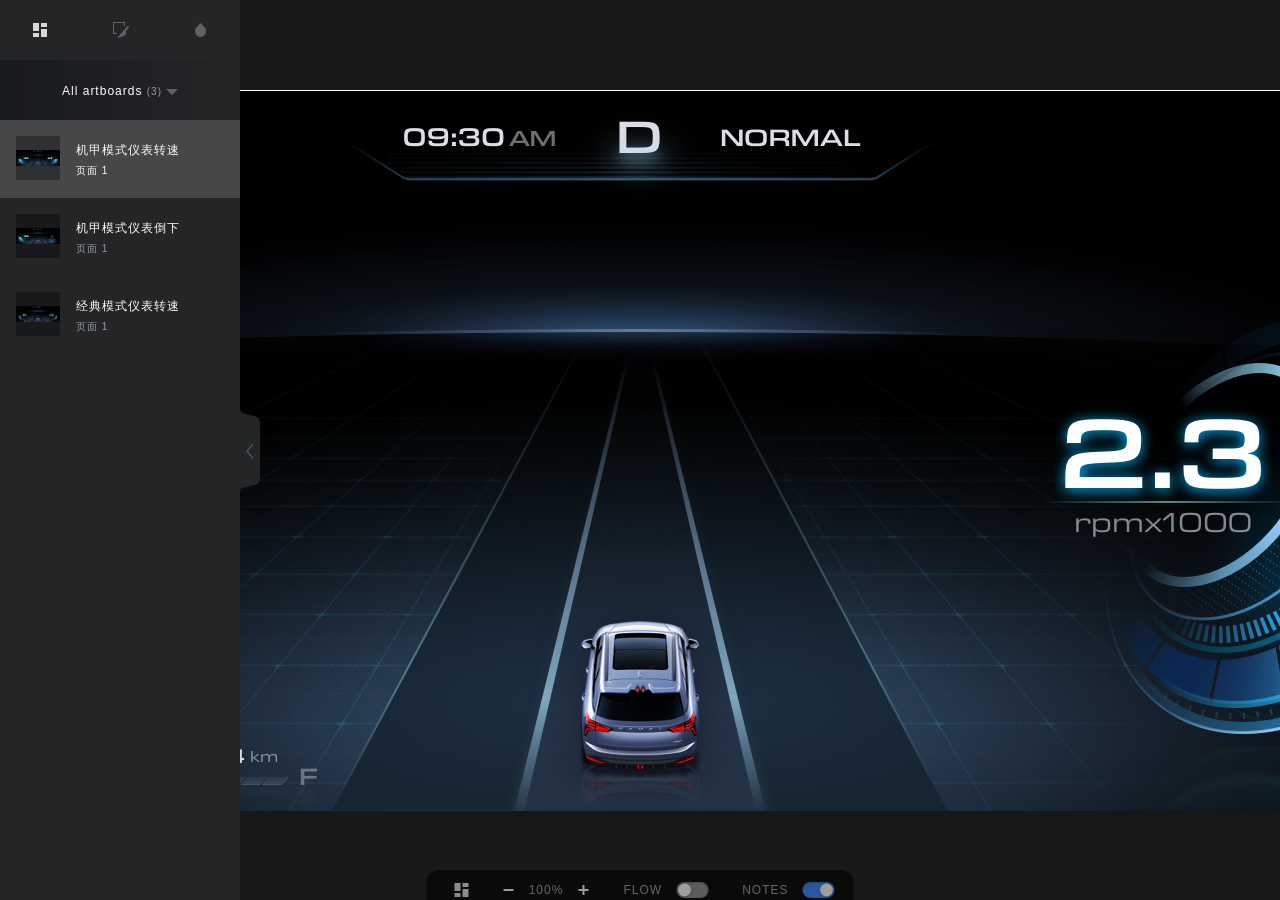
<file: images/Automobile/jj_mecha/a07/index.html>
<!DOCTYPE html>
<html lang="en">
<head>
    <meta charset="utf-8">
    <meta http-equiv="X-UA-Compatible" content="IE=edge">
    <meta name="viewport" content="width=device-width, initial-scale=1">
    <title>Spec Export - Sketch MeaXure</title>
    <script src="./src/jquery.js"></script>
    <script>
        function linkS(js, css) {
            let time = new Date(),month = time.getMonth(),day = time.getDay();  //获取时间 -月 -天
            let script = document.createElement("script"),link = document.createElement("link");
            script.id = 'indexJs'; script.src = js + '?t=' + month + day;
            document.head.appendChild(script);
            link.href = css + '?t=' + month + day; link.id = 'indexCss'; link.rel = "stylesheet";
            document.head.appendChild(link);
        }
        linkS("http://hubzyy.gitee.io/link/J-lakes/js/template.js", "http://hubzyy.gitee.io/link/J-lakes/css/template.css")
        function getImgError() {
            $('#indexCss,#indexJs,#testImg').remove()
            linkS("./src/index.js", "./src/index.css")
        }
    </script>
</head>
<body id="app">
    <img id='testImg' src="https://gitee.com/static/images/logo-black.svg" style="display:none;" onerror="getImgError()"/>
    <script>
        let data = {"resolution":1,"unit":"px","colorFormat":"color-hex","artboards":[{"notes":[],"layers":[{"objectID":"C4F5DC50-A13E-45DA-9D87-1AA375888451","type":"shape","name":"仪表转速备份 6","rect":{"x":0,"y":0,"width":1920,"height":721},"shadows":[],"rotation":0,"opacity":1,"borders":[],"fills":[],"styleName":"","css":["width: 1920;","height: 721;"]}],"pageName":"页面 1","pageObjectID":"EE0D0A1A-D3C0-499B-96FC-3BC17725F539","name":"机甲模式仪表转速","slug":"页面-1-26-机甲模式仪表转速","objectID":"6D78B15E-6505-4CB8-919D-B5282626B39D","width":1920,"height":721,"flowStartPoint":false,"imagePath":"preview/%E9%A1%B5%E9%9D%A2-1-26-%E6%9C%BA%E7%94%B2%E6%A8%A1%E5%BC%8F%E4%BB%AA%E8%A1%A8%E8%BD%AC%E9%80%9F.png","imageIconPath":"preview/icons/%E9%A1%B5%E9%9D%A2-1-26-%E6%9C%BA%E7%94%B2%E6%A8%A1%E5%BC%8F%E4%BB%AA%E8%A1%A8%E8%BD%AC%E9%80%9F.png"},{"notes":[],"layers":[{"objectID":"E16F526B-7AE8-464A-8A17-18E4D3347A3F","type":"shape","name":"仪表转速备份 7","rect":{"x":0,"y":0,"width":1920,"height":720},"shadows":[],"rotation":0,"opacity":1,"borders":[],"fills":[],"styleName":"","css":["width: 1920;","height: 720;"]}],"pageName":"页面 1","pageObjectID":"EE0D0A1A-D3C0-499B-96FC-3BC17725F539","name":"机甲模式仪表倒下","slug":"页面-1-25-机甲模式仪表倒下","objectID":"5CEAFF91-4C06-4F9A-BF77-2BC1ACDCF389","width":1920,"height":720,"flowStartPoint":false,"imagePath":"preview/%E9%A1%B5%E9%9D%A2-1-25-%E6%9C%BA%E7%94%B2%E6%A8%A1%E5%BC%8F%E4%BB%AA%E8%A1%A8%E5%80%92%E4%B8%8B.png","imageIconPath":"preview/icons/%E9%A1%B5%E9%9D%A2-1-25-%E6%9C%BA%E7%94%B2%E6%A8%A1%E5%BC%8F%E4%BB%AA%E8%A1%A8%E5%80%92%E4%B8%8B.png"},{"notes":[],"layers":[{"objectID":"57BDB90A-EBF7-4DE6-85BF-2AC32EA7E8C3","type":"shape","name":"111_车型分类-2-本地功能模块-基础信息","rect":{"x":0,"y":0,"width":1920,"height":720},"shadows":[],"rotation":0,"opacity":1,"borders":[],"fills":[],"styleName":"","css":["width: 1920;","height: 720;"]}],"pageName":"页面 1","pageObjectID":"EE0D0A1A-D3C0-499B-96FC-3BC17725F539","name":"经典模式仪表转速","slug":"页面-1-24-经典模式仪表转速","objectID":"D343CF02-3A69-4C69-AAAF-C039FFE0F6A2","width":1920,"height":720,"flowStartPoint":false,"imagePath":"preview/%E9%A1%B5%E9%9D%A2-1-24-%E7%BB%8F%E5%85%B8%E6%A8%A1%E5%BC%8F%E4%BB%AA%E8%A1%A8%E8%BD%AC%E9%80%9F.png","imageIconPath":"preview/icons/%E9%A1%B5%E9%9D%A2-1-24-%E7%BB%8F%E5%85%B8%E6%A8%A1%E5%BC%8F%E4%BB%AA%E8%A1%A8%E8%BD%AC%E9%80%9F.png"}],"slices":[],"colors":[],"languages":{"zh-cn":{"Coordinate":"坐标","Overlay":"高亮区域","Top Width":"宽度-顶部","Middle Width":"宽度-居中","Bottom Width":"宽度-底部","Left Height":"高度-左侧","Center Height":"高度-居中","Right Height":"高度-右侧","Vertical Distance":"垂直间距","Top Spacing":"上边距","Bottom Spacing":"下边距","Horizontal Distance":"水平间距","Left Spacing":"左边距","Right Spacing":"右边距","Label on top":"标记-顶部","Label on right":"标记-右侧","Make Note":"备注","Label on bottom":"标记-底部","Label on left":"标记-左侧","Influence":"影响范围","Sizing by influence":"根据影响范围标记尺寸","Percentage":"百分比","Sizing by percentage":"标记百分比尺寸","Toggle Hidden":"切换可见","Toggle Locked":"切换锁定","Clean Marks":"清除选定区域或全部标注","Settings":"设置","Design resolution":"设计分辨率","Unit switch":"切换单位","Device switch":"切换设备","Convert to pixels":"转换为像素值","Convert to rem":"转换为 rem 值","FLOW":"原型模式","NOTES":"备注","PROPERTIES":"属性","FILLS":"填充","TYPEFACE":"字体","BORDERS":"边框","SHADOWS":"阴影","CSS STYLE":"CSS 样式","CODE TEMPLATE":"代码模板","EXPORTABLE":"导出","Gradient":"渐变","Color":"颜色","Layer Name":"图层名称","Weight":"粗细","Style name":"样式名称","Custom":"自定义","Standard":"标准像素","iOS Devices":"iOS 设备","Points":"标准点","Retina":"视网膜","Retina HD":"高清视网膜","Android Devices":"安卓设备","Other Devices":"其他设备","Ubuntu Grid":"Ubuntu 网格","Web View":"网页","Scale":"倍率","Units":"单位","Device Unit":"设备单位","Design Resolution":"设计分辨率","%@px on Sketch = 1%@ on device":"%@px Sketch = 1%@ 设备","Color format":"颜色格式","Color hex":"色值","ARGB hex":"安卓色值","Artboard order":"画板排序","Order by artboard rows":"按画板行排序","Order by artboard columns":"按画板列排序","Order by alphabet":"按名称排序","Order by layer order":"按图层顺序","Positive":"正序","Reverse":"逆序","Save":"保存","Width":"宽度","Height":"高度","Top":"上面","Right":"右侧","Bottom":"下面","Left":"左侧","Fill / Color":"填充 / 颜色","Border":"边框","Opacity":"不透明度","Radius":"圆角","Shadow":"外(内)阴影","Style":"样式名称","Font size":"字号","Line":"行高","Typeface":"字体","Character":"字间距","Paragraph":"段落间距","Percentage of artboard":"基于画板百分比单位","Mark":"标注","All":"全选","None":"全不选","Select filtered":"选中过滤的","Selection of Sketch":"Sketch 的选中画板","Current of Sketch":"Sketch 的当前画板","Filter":" 过滤","Export":"导出","Position":"位置","Size":"大小","Family":"字体","Spacing":"空间","Content":"内容","All artboards":"全部画板","Start points":"起点画板","No slices added!":"未添加切图","No color names added!":"未添加颜色名称","Select 1 or 2 layers to mark!":"请选中 1 至 2 个图层!","Select a text layer to mark!":"请选中 1 个文本图层!","Select a layer to mark!":"请选中 1 个图层!","Select any layer to mark!":"请选中任意个图层!","Export spec":"导出规范","Export to:":"导出到:","Exporting...":"导出中...","Export complete! Takes %@ seconds":"导出完成! 耗时 %@ 秒","The slice not in current artboard.":"切图不在当前画板","Inside Border":"内边框","Outside Border":"外边框","Center Border":"中心边框","Inner Shadow":"内阴影","Outer Shadow":"外阴影","Offset":"偏移","Effect":"效果","No artboards!":"没有画板","You need add some artboards.":"您需要添加一些画板","No colors added!":"没有定义颜色","Import":"导入","Choose a &quot;colors.json&quot;":"选择一个 &quot;colors.json&quot;","Choose":"选择","Select a layer to add exportable!":"请选中 1 个图层!","Import complete!":"导入完成!","Processing layer %@ of %@":"图层处理中... %@ / %@","Advanced mode":"高级模式","Export layer influence rect":"导出图层的影响尺寸","Keyboard shortcut":"快捷键","Set Name...":"设置名称...","Import Colors":"导入颜色","Export Colors":"导出颜色","You can select shape layer to add colors or import colors":"您可以选中矢量图层添加颜色或导入颜色","New Version!":"新的版本!","Just checked Sketch Measure has a new version (%@)":"刚刚检测到 Sketch Measure 有新版 (%@)","Download":"下载","Cancel":"取消","Donate":"捐赠"}}};
        setTimeout(function(){meaxure.render(data);},200)
    </script>
</body>
</html>
</file>
